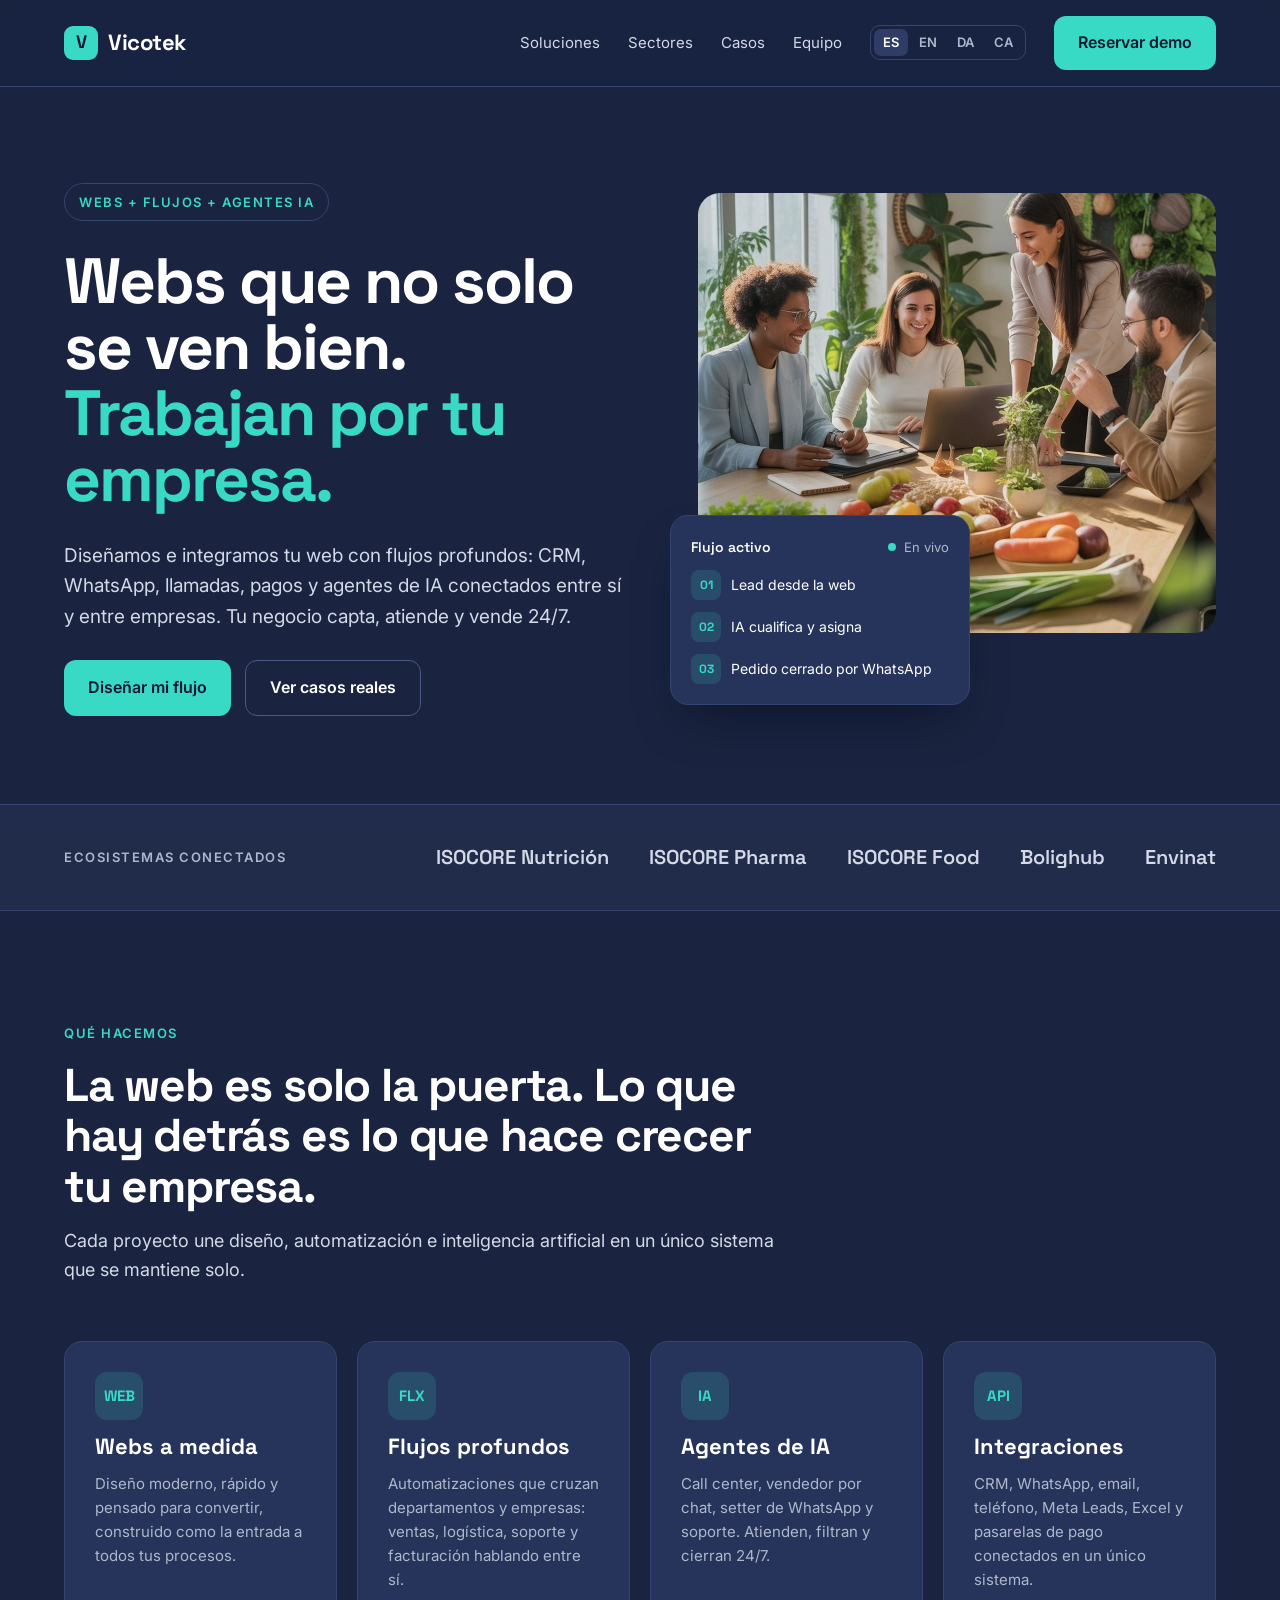
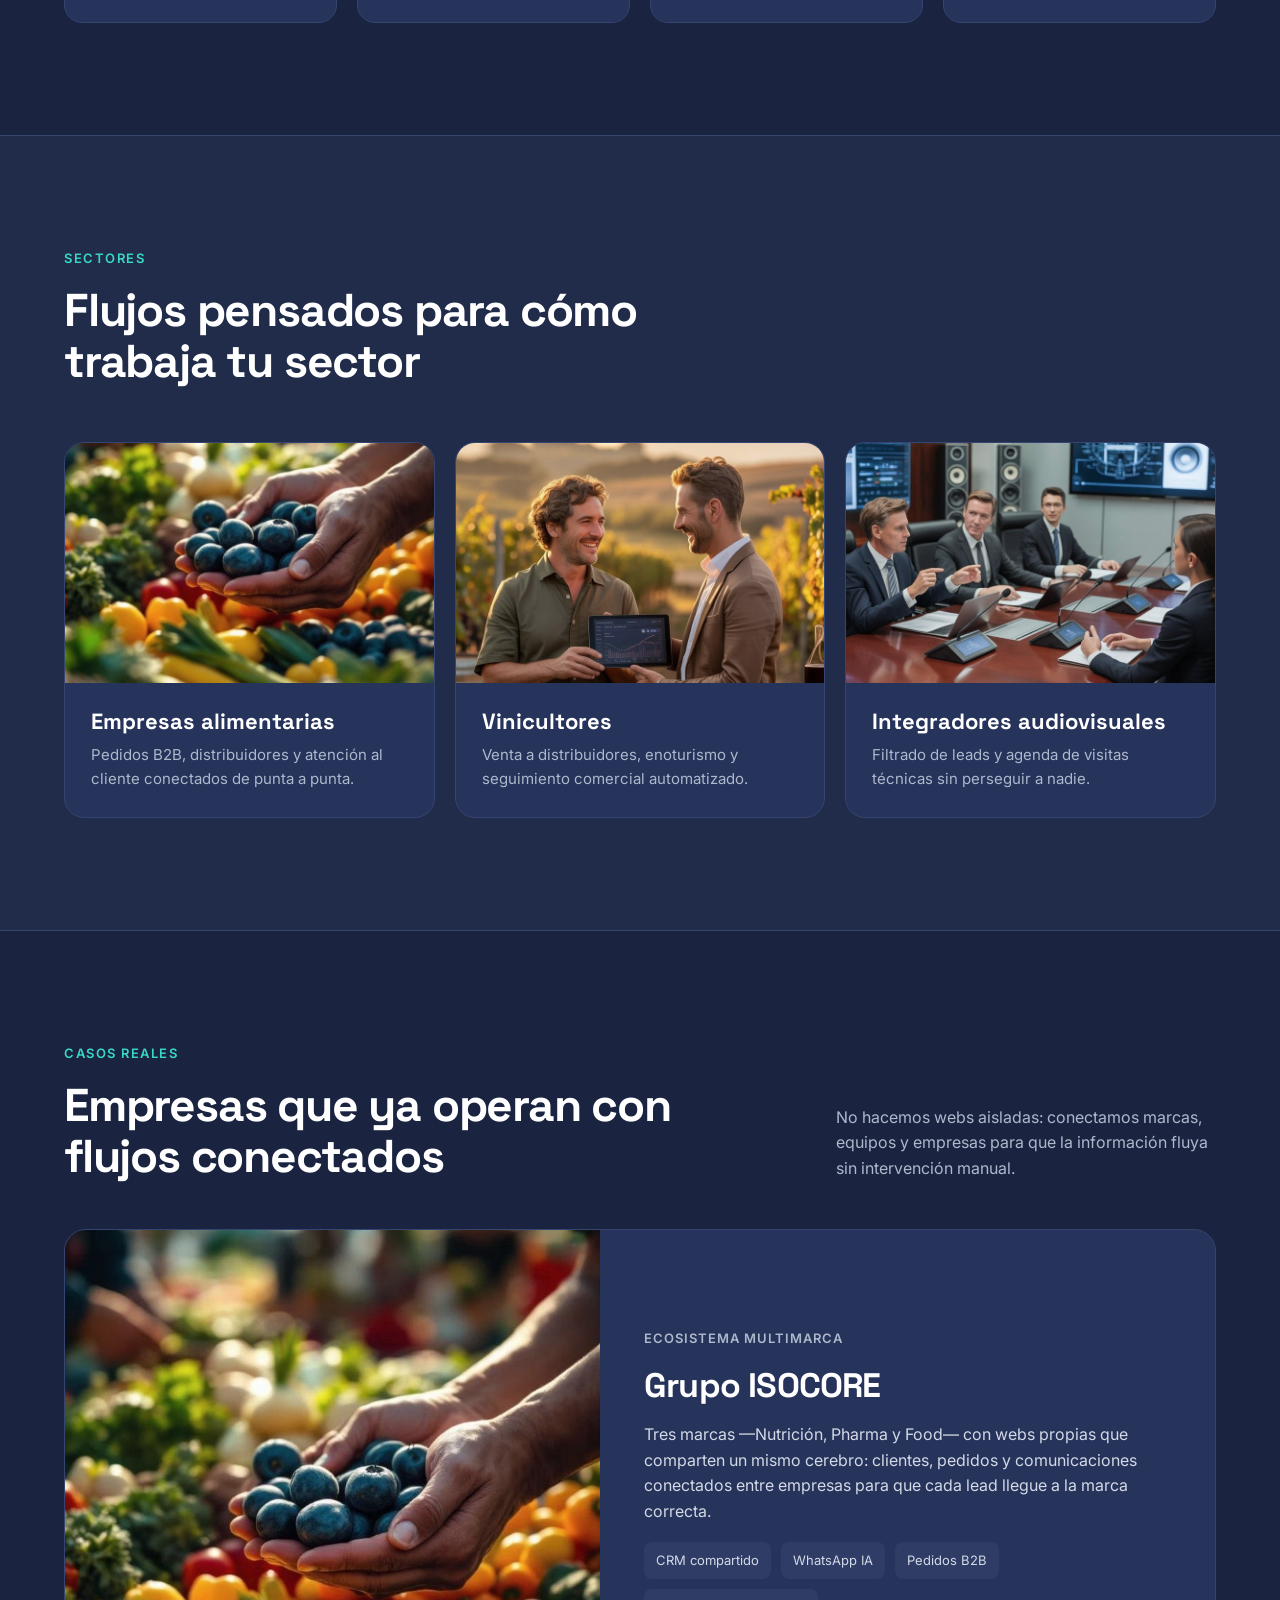
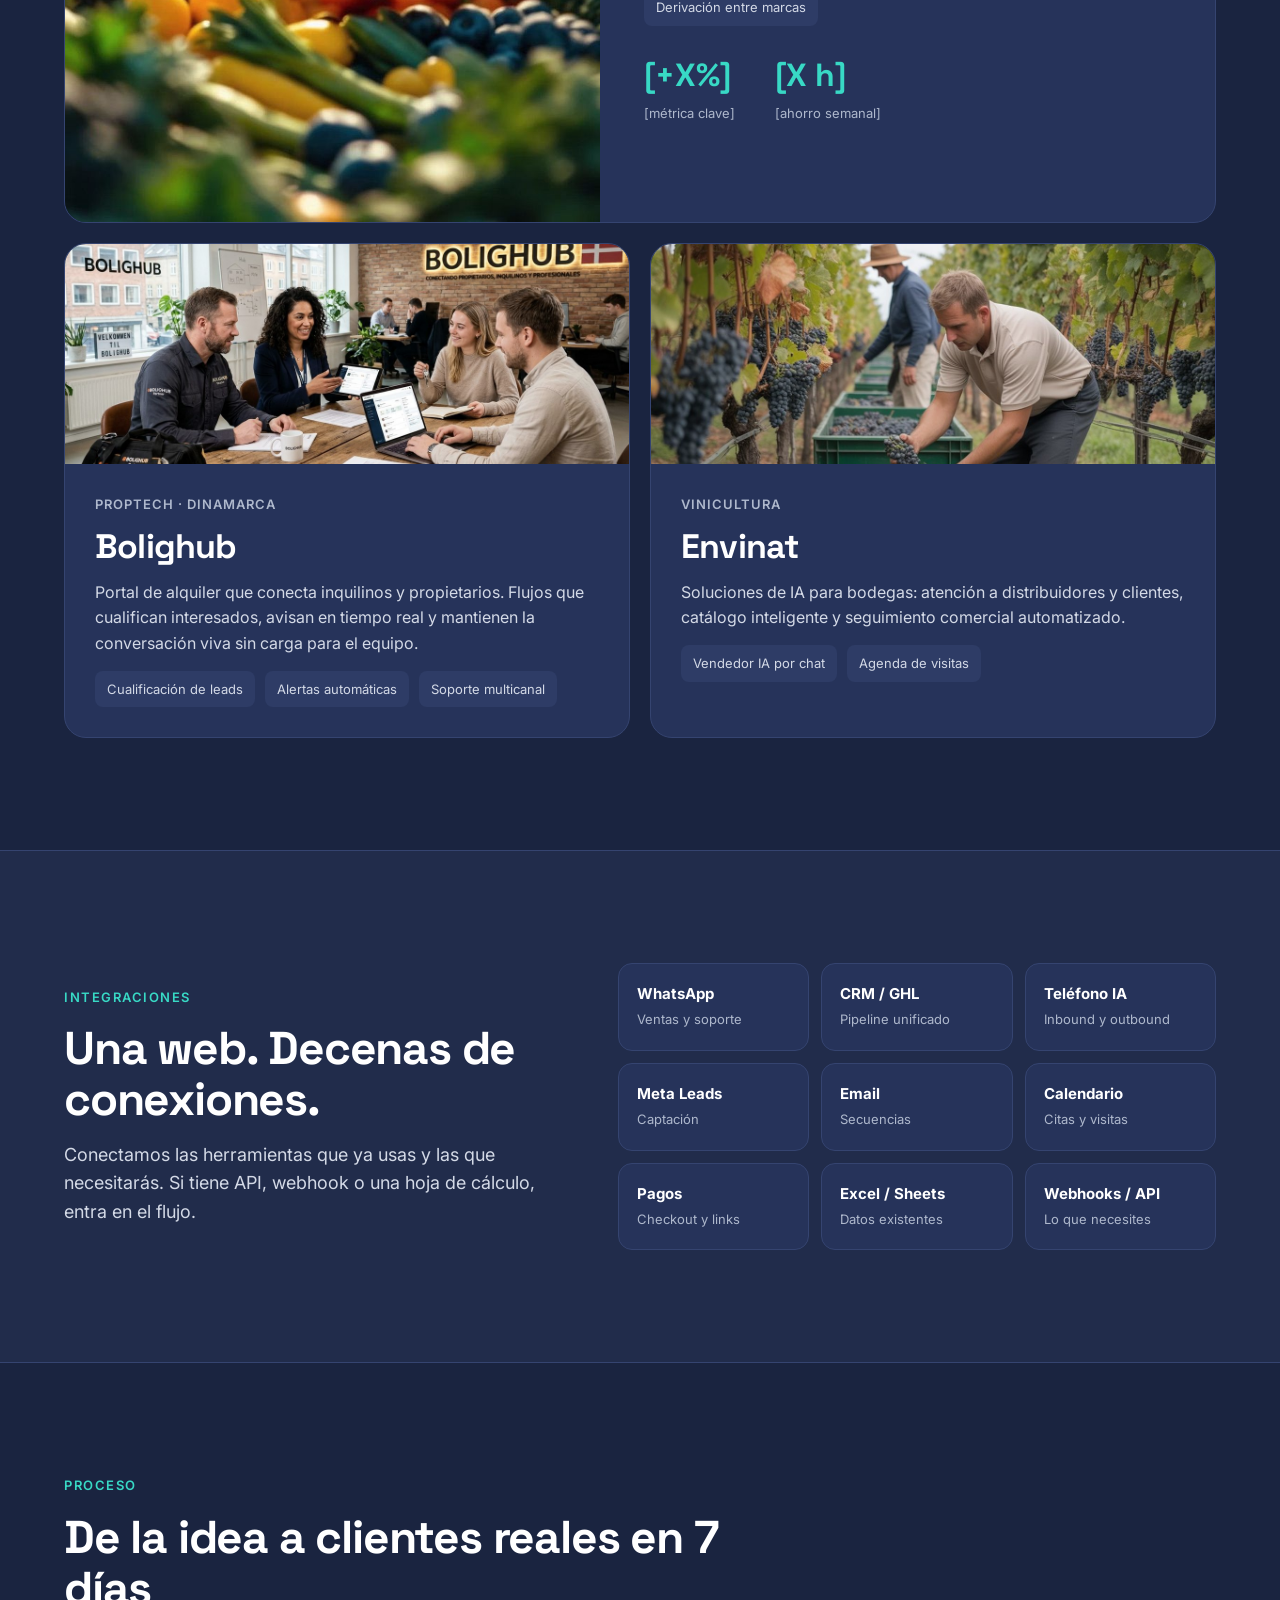
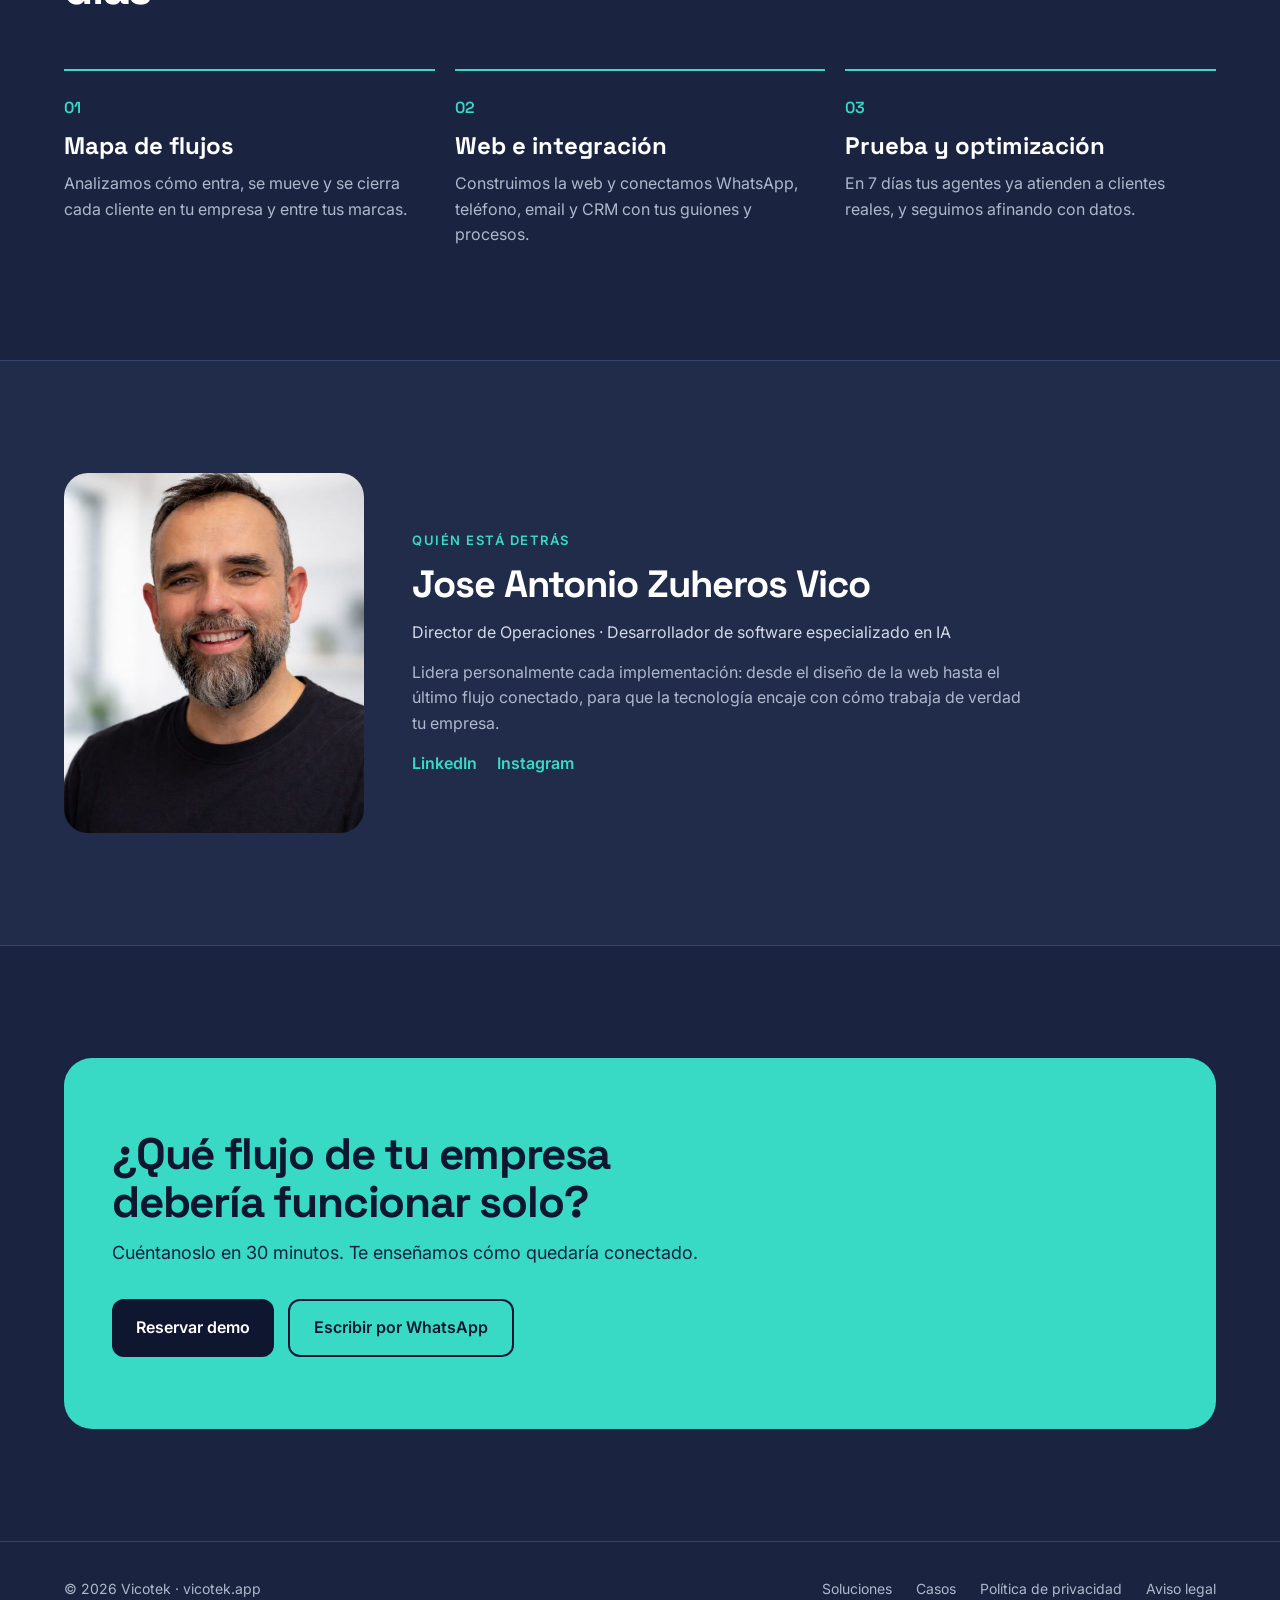
<file: index.html>
<!doctype html>
<html lang="es">
<head>
  <meta charset="utf-8">
  <meta name="viewport" content="width=device-width, initial-scale=1">
  <title>Vicotek — Webs conectadas a flujos inteligentes e IA</title>
  <meta name="description" content="Diseñamos e integramos webs con flujos profundos: CRM, WhatsApp, llamadas, pagos y agentes de IA conectados entre sí y entre empresas.">
  <link rel="canonical" href="https://www.vicotek.app/">
  <link rel="alternate" hreflang="es" href="https://www.vicotek.app/">
  <link rel="alternate" hreflang="en" href="https://www.vicotek.app/en/">
  <link rel="alternate" hreflang="da" href="https://www.vicotek.app/da/">
  <link rel="alternate" hreflang="ca" href="https://www.vicotek.app/ca/">
  <link rel="alternate" hreflang="x-default" href="https://www.vicotek.app/">
  <meta property="og:type" content="website">
  <meta property="og:title" content="Vicotek — Webs que trabajan por tu empresa">
  <meta property="og:description" content="Webs integradas con flujos profundos y agentes de IA que conectan empresas.">
  <meta property="og:url" content="https://www.vicotek.app/">
  <meta property="og:image" content="https://www.vicotek.app/assets/img/hero.jpg">
  <meta property="og:locale" content="es_ES">

  <link rel="icon" href="assets/favicon.svg" type="image/svg+xml">
  <link rel="preconnect" href="https://fonts.googleapis.com">
  <link rel="preconnect" href="https://fonts.gstatic.com" crossorigin>
  <link href="https://fonts.googleapis.com/css2?family=Inter:wght@400;500;600&family=Space+Grotesk:wght@500;600;700&display=swap" rel="stylesheet">
  <link rel="stylesheet" href="assets/styles.css">
</head>
<body data-menu-open="Abrir menú" data-menu-close="Cerrar menú">

<header class="header">
  <nav class="nav" aria-label="Principal">
    <a href="#inicio" class="logo"><span class="logo__mark">V</span>Vicotek</a>
    <button class="nav__toggle" type="button" aria-label="Abrir menú" aria-expanded="false" aria-controls="menu">
      <svg width="22" height="22" viewBox="0 0 24 24" fill="none" stroke="currentColor" stroke-width="2" stroke-linecap="round" aria-hidden="true"><path d="M4 7h16M4 12h16M4 17h16"/></svg>
    </button>
    <div class="nav__links" id="menu">
      <a href="#soluciones">Soluciones</a>
      <a href="#sectores">Sectores</a>
      <a href="#casos">Casos</a>
      <a href="#equipo">Equipo</a>
      <div class="lang" role="group" aria-label="Idioma">
        <a href="./" hreflang="es" lang="es" title="Castellano" data-set-lang="es" aria-current="true">ES</a>
        <a href="en/" hreflang="en" lang="en" title="English" data-set-lang="en">EN</a>
        <a href="da/" hreflang="da" lang="da" title="Dansk" data-set-lang="da">DA</a>
        <a href="ca/" hreflang="ca" lang="ca" title="Català" data-set-lang="ca">CA</a>
      </div>
      <a class="btn btn--primary" href="https://api.leadconnectorhq.com/widget/booking/kqMCWqotNTBpPlBaoO3k" target="_blank" rel="noopener">Reservar demo</a>
    </div>
  </nav>
</header>

<main>

  <!-- PORTADA -->
  <section class="hero" id="inicio">
    <div class="container hero__grid">
      <div class="hero__copy">
        <span class="pill">Webs + flujos + agentes IA</span>
        <h1>Webs que no solo se ven bien. <span>Trabajan por tu empresa.</span></h1>
        <p class="lead">Diseñamos e integramos tu web con flujos profundos: CRM, WhatsApp, llamadas, pagos y agentes de IA conectados entre sí y entre empresas. Tu negocio capta, atiende y vende 24/7.</p>
        <div class="actions">
          <a class="btn btn--primary" href="https://api.leadconnectorhq.com/widget/booking/kqMCWqotNTBpPlBaoO3k" target="_blank" rel="noopener">Diseñar mi flujo</a>
          <a class="btn btn--ghost" href="#casos">Ver casos reales</a>
        </div>
      </div>
      <div class="hero__media">
        <div class="ph hero__photo"><img src="assets/img/hero.jpg" alt="Equipo de un cliente revisando su flujo comercial alrededor de una mesa" width="1100" height="880" fetchpriority="high" onerror="this.remove()"></div>
        <div class="flow-mini" role="img" aria-label="Ejemplo de flujo: lead desde la web, la IA cualifica y asigna, pedido cerrado por WhatsApp">
          <div class="flow__head" style="margin:0">
            <span class="flow__title" style="font-size:14px">Flujo activo</span>
            <span class="live"><span class="live__dot"></span>En vivo</span>
          </div>
          <ol>
            <li><span class="flow__num">01</span>Lead desde la web</li>
            <li><span class="flow__num">02</span>IA cualifica y asigna</li>
            <li><span class="flow__num">03</span>Pedido cerrado por WhatsApp</li>
          </ol>
        </div>
      </div>
    </div>
  </section>

  <!-- ECOSISTEMAS -->
  <section class="strip" aria-label="Ecosistemas conectados">
    <div class="strip__inner">
      <span class="strip__label">Ecosistemas conectados</span>
      <div class="strip__logos">
        <a href="https://isocorenutricion.es" target="_blank" rel="noopener" aria-label="ISOCORE Nutrición (se abre en una pestaña nueva)">ISOCORE Nutrición</a>
        <a href="https://isocorepharma.es" target="_blank" rel="noopener" aria-label="ISOCORE Pharma (se abre en una pestaña nueva)">ISOCORE Pharma</a>
        <span>ISOCORE Food</span>
        <a href="https://bolighub.pro" target="_blank" rel="noopener" aria-label="Bolighub (se abre en una pestaña nueva)">Bolighub</a>
        <a href="https://envinat.com" target="_blank" rel="noopener" aria-label="Envinat (se abre en una pestaña nueva)">Envinat</a>
      </div>
    </div>
  </section>

  <!-- QUÉ HACEMOS -->
  <section class="section" id="soluciones">
    <div class="container">
      <div class="section-head reveal">
        <span class="eyebrow">Qué hacemos</span>
        <h2 class="h2">La web es solo la puerta. Lo que hay detrás es lo que hace crecer tu empresa.</h2>
        <p class="lead">Cada proyecto une diseño, automatización e inteligencia artificial en un único sistema que se mantiene solo.</p>
      </div>
      <div class="grid">
        <article class="card reveal"><span class="card__icon">WEB</span><h3>Webs a medida</h3><p>Diseño moderno, rápido y pensado para convertir, construido como la entrada a todos tus procesos.</p></article>
        <article class="card reveal"><span class="card__icon">FLX</span><h3>Flujos profundos</h3><p>Automatizaciones que cruzan departamentos y empresas: ventas, logística, soporte y facturación hablando entre sí.</p></article>
        <article class="card reveal"><span class="card__icon">IA</span><h3>Agentes de IA</h3><p>Call center, vendedor por chat, setter de WhatsApp y soporte. Atienden, filtran y cierran 24/7.</p></article>
        <article class="card reveal"><span class="card__icon">API</span><h3>Integraciones</h3><p>CRM, WhatsApp, email, teléfono, Meta Leads, Excel y pasarelas de pago conectados en un único sistema.</p></article>
      </div>
    </div>
  </section>

  <!-- SECTORES -->
  <section class="section section--alt" id="sectores">
    <div class="container">
      <div class="section-head reveal">
        <span class="eyebrow">Sectores</span>
        <h2 class="h2">Flujos pensados para cómo trabaja tu sector</h2>
      </div>
      <div class="sectors">
        <article class="sector reveal">
          <div class="ph"><img src="assets/img/sector-alimentacion.jpg" alt="Manos sosteniendo arándanos frescos en un mercado de frutas y verduras" width="800" height="500" loading="lazy" onerror="this.remove()"></div>
          <div class="sector__body"><h3>Empresas alimentarias</h3><p>Pedidos B2B, distribuidores y atención al cliente conectados de punta a punta.</p></div>
        </article>
        <article class="sector reveal">
          <div class="ph"><img src="assets/img/sector-vino.jpg" alt="Viticultor y consultor revisando datos de ventas en una tablet en el viñedo" width="800" height="500" loading="lazy" onerror="this.remove()"></div>
          <div class="sector__body"><h3>Vinicultores</h3><p>Venta a distribuidores, enoturismo y seguimiento comercial automatizado.</p></div>
        </article>
        <article class="sector reveal">
          <div class="ph"><img src="assets/img/sector-audiovisual.jpg" alt="Sala de reuniones con sistema de conferencias, pantallas y altavoces profesionales" width="800" height="500" loading="lazy" onerror="this.remove()"></div>
          <div class="sector__body"><h3>Integradores audiovisuales</h3><p>Filtrado de leads y agenda de visitas técnicas sin perseguir a nadie.</p></div>
        </article>
      </div>
    </div>
  </section>

  <!-- CASOS -->
  <section class="section" id="casos">
    <div class="container">
      <div class="cases__head reveal">
        <div class="section-head" style="margin-bottom:0">
          <span class="eyebrow">Casos reales</span>
          <h2 class="h2">Empresas que ya operan con flujos conectados</h2>
        </div>
        <p>No hacemos webs aisladas: conectamos marcas, equipos y empresas para que la información fluya sin intervención manual.</p>
      </div>

      <article class="case case--photo reveal">
        <div class="ph"><img src="assets/img/caso-isocore.jpg" alt="Producto fresco de un cliente del Grupo ISOCORE" width="760" height="840" loading="lazy" onerror="this.remove()"></div>
        <div class="case__copy">
          <span class="case__tag">Ecosistema multimarca</span>
          <h3>Grupo ISOCORE</h3>
          <p>Tres marcas —Nutrición, Pharma y Food— con webs propias que comparten un mismo cerebro: clientes, pedidos y comunicaciones conectados entre empresas para que cada lead llegue a la marca correcta.</p>
          <div class="chips"><span class="chip">CRM compartido</span><span class="chip">WhatsApp IA</span><span class="chip">Pedidos B2B</span><span class="chip">Derivación entre marcas</span></div>
          <!-- TODO: sustituir por métricas reales -->
          <div class="stats">
            <div class="stat"><strong>[+X%]</strong><span>[métrica clave]</span></div>
            <div class="stat"><strong>[X h]</strong><span>[ahorro semanal]</span></div>
          </div>
        </div>
      </article>

      <div class="cases__grid">
        <article class="case case--card reveal">
          <div class="ph"><img src="assets/img/caso-bolighub.jpg" alt="Equipo de Bolighub reunido con un propietario, una inquilina y un técnico colaborador" width="1200" height="558" loading="lazy" onerror="this.remove()"></div>
          <div class="case__body">
            <span class="case__tag">Proptech · Dinamarca</span>
            <h3>Bolighub</h3>
            <p>Portal de alquiler que conecta inquilinos y propietarios. Flujos que cualifican interesados, avisan en tiempo real y mantienen la conversación viva sin carga para el equipo.</p>
            <div class="chips"><span class="chip">Cualificación de leads</span><span class="chip">Alertas automáticas</span><span class="chip">Soporte multicanal</span></div>
          </div>
        </article>
        <article class="case case--card reveal">
          <div class="ph"><img src="assets/img/caso-envinat.jpg" alt="Vendimia: trabajadores recogiendo uva tinta en cajas entre las hileras de la viña" width="1200" height="545" style="object-position:center top" loading="lazy" onerror="this.remove()"></div>
          <div class="case__body">
            <span class="case__tag">Vinicultura</span>
            <h3>Envinat</h3>
            <p>Soluciones de IA para bodegas: atención a distribuidores y clientes, catálogo inteligente y seguimiento comercial automatizado.</p>
            <div class="chips"><span class="chip">Vendedor IA por chat</span><span class="chip">Agenda de visitas</span></div>
          </div>
        </article>
      </div>
    </div>
  </section>

  <!-- INTEGRACIONES -->
  <section class="section section--alt">
    <div class="container split">
      <div class="split__copy reveal">
        <span class="eyebrow">Integraciones</span>
        <h2 class="h2">Una web. Decenas de conexiones.</h2>
        <p class="lead">Conectamos las herramientas que ya usas y las que necesitarás. Si tiene API, webhook o una hoja de cálculo, entra en el flujo.</p>
      </div>
      <div class="tools reveal">
        <div class="tool"><strong>WhatsApp</strong><span>Ventas y soporte</span></div>
        <div class="tool"><strong>CRM / GHL</strong><span>Pipeline unificado</span></div>
        <div class="tool"><strong>Teléfono IA</strong><span>Inbound y outbound</span></div>
        <div class="tool"><strong>Meta Leads</strong><span>Captación</span></div>
        <div class="tool"><strong>Email</strong><span>Secuencias</span></div>
        <div class="tool"><strong>Calendario</strong><span>Citas y visitas</span></div>
        <div class="tool"><strong>Pagos</strong><span>Checkout y links</span></div>
        <div class="tool"><strong>Excel / Sheets</strong><span>Datos existentes</span></div>
        <div class="tool"><strong>Webhooks / API</strong><span>Lo que necesites</span></div>
      </div>
    </div>
  </section>

  <!-- PROCESO -->
  <section class="section" id="proceso">
    <div class="container">
      <div class="section-head reveal">
        <span class="eyebrow">Proceso</span>
        <h2 class="h2">De la idea a clientes reales en 7 días</h2>
      </div>
      <div class="grid">
        <div class="step reveal"><span class="step__n">01</span><h3>Mapa de flujos</h3><p>Analizamos cómo entra, se mueve y se cierra cada cliente en tu empresa y entre tus marcas.</p></div>
        <div class="step reveal"><span class="step__n">02</span><h3>Web e integración</h3><p>Construimos la web y conectamos WhatsApp, teléfono, email y CRM con tus guiones y procesos.</p></div>
        <div class="step reveal"><span class="step__n">03</span><h3>Prueba y optimización</h3><p>En 7 días tus agentes ya atienden a clientes reales, y seguimos afinando con datos.</p></div>
      </div>
    </div>
  </section>

  <!-- EQUIPO -->
  <section class="section section--alt" id="equipo">
    <div class="container team">
      <div class="ph team__img"><img src="assets/img/jose-antonio.jpg" alt="Jose Antonio Zuheros Vico" width="600" height="720" loading="lazy" onerror="this.remove()"></div>
      <div class="team__copy reveal">
        <span class="eyebrow">Quién está detrás</span>
        <h2>Jose Antonio Zuheros Vico</h2>
        <span class="team__role">Director de Operaciones · Desarrollador de software especializado en IA</span>
        <p>Lidera personalmente cada implementación: desde el diseño de la web hasta el último flujo conectado, para que la tecnología encaje con cómo trabaja de verdad tu empresa.</p>
        <div class="team__social">
          <a href="https://www.linkedin.com/in/jose-antonio-zuheros-vico-3103874" target="_blank" rel="noopener">LinkedIn</a>
          <a href="https://www.instagram.com/jose_antonio_vico" target="_blank" rel="noopener">Instagram</a>
        </div>
      </div>
    </div>
  </section>


  <!-- CTA -->
  <section class="cta" style="padding-top:112px">
    <div class="container">
      <div class="cta__box reveal">
        <div>
          <h2>¿Qué flujo de tu empresa debería funcionar solo?</h2>
          <p>Cuéntanoslo en 30 minutos. Te enseñamos cómo quedaría conectado.</p>
        </div>
        <div class="actions">
          <a class="btn btn--dark" href="https://api.leadconnectorhq.com/widget/booking/kqMCWqotNTBpPlBaoO3k" target="_blank" rel="noopener">Reservar demo</a>
          <a class="btn btn--outline-dark" href="https://wa.link/6b6g6p" target="_blank" rel="noopener">Escribir por WhatsApp</a>
        </div>
      </div>
    </div>
  </section>

</main>

<footer class="footer">
  <div class="footer__inner">
    <span>© <span id="year">2026</span> Vicotek · vicotek.app</span>
    <div class="footer__links">
      <a href="#soluciones">Soluciones</a>
      <a href="#casos">Casos</a>
      <a href="privacidad.html">Política de privacidad</a>
      <a href="aviso-legal.html">Aviso legal</a>
    </div>
  </div>
</footer>

<script src="assets/main.js" defer></script>
</body>
</html>
</file>
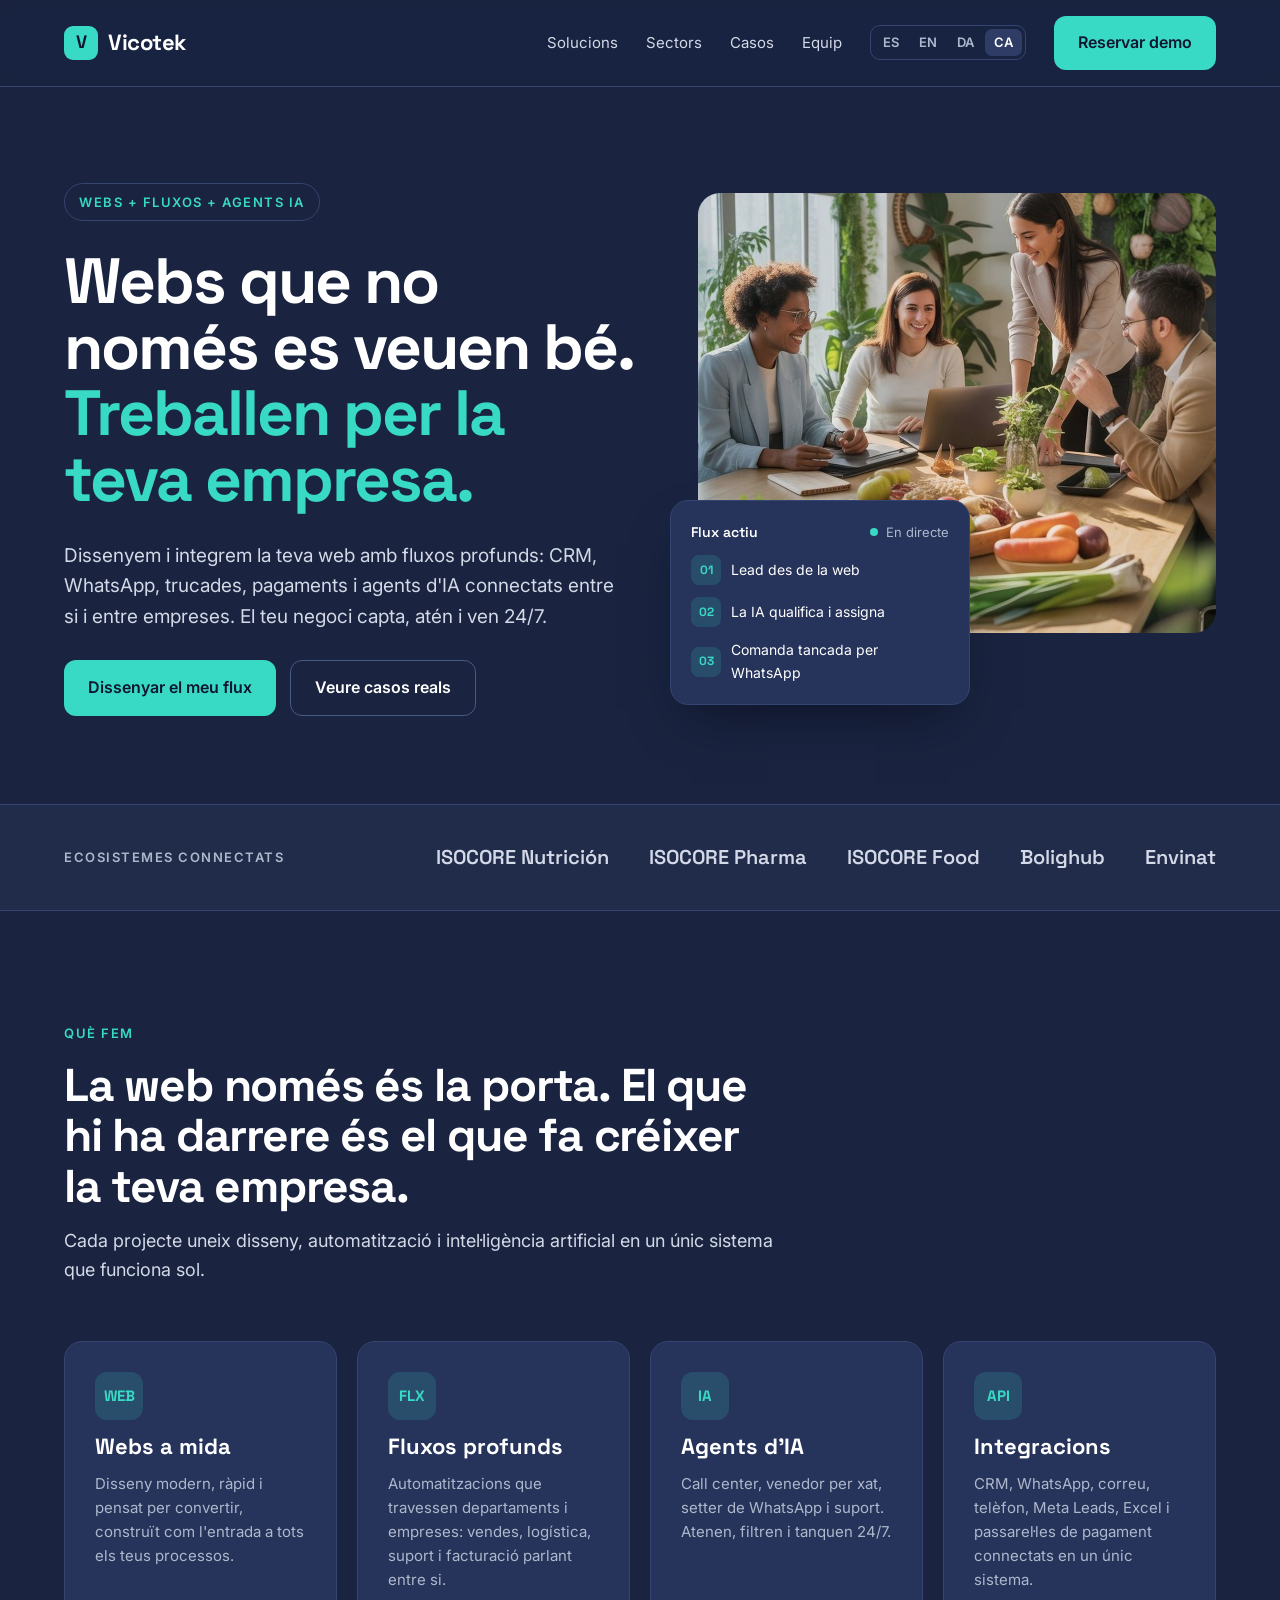
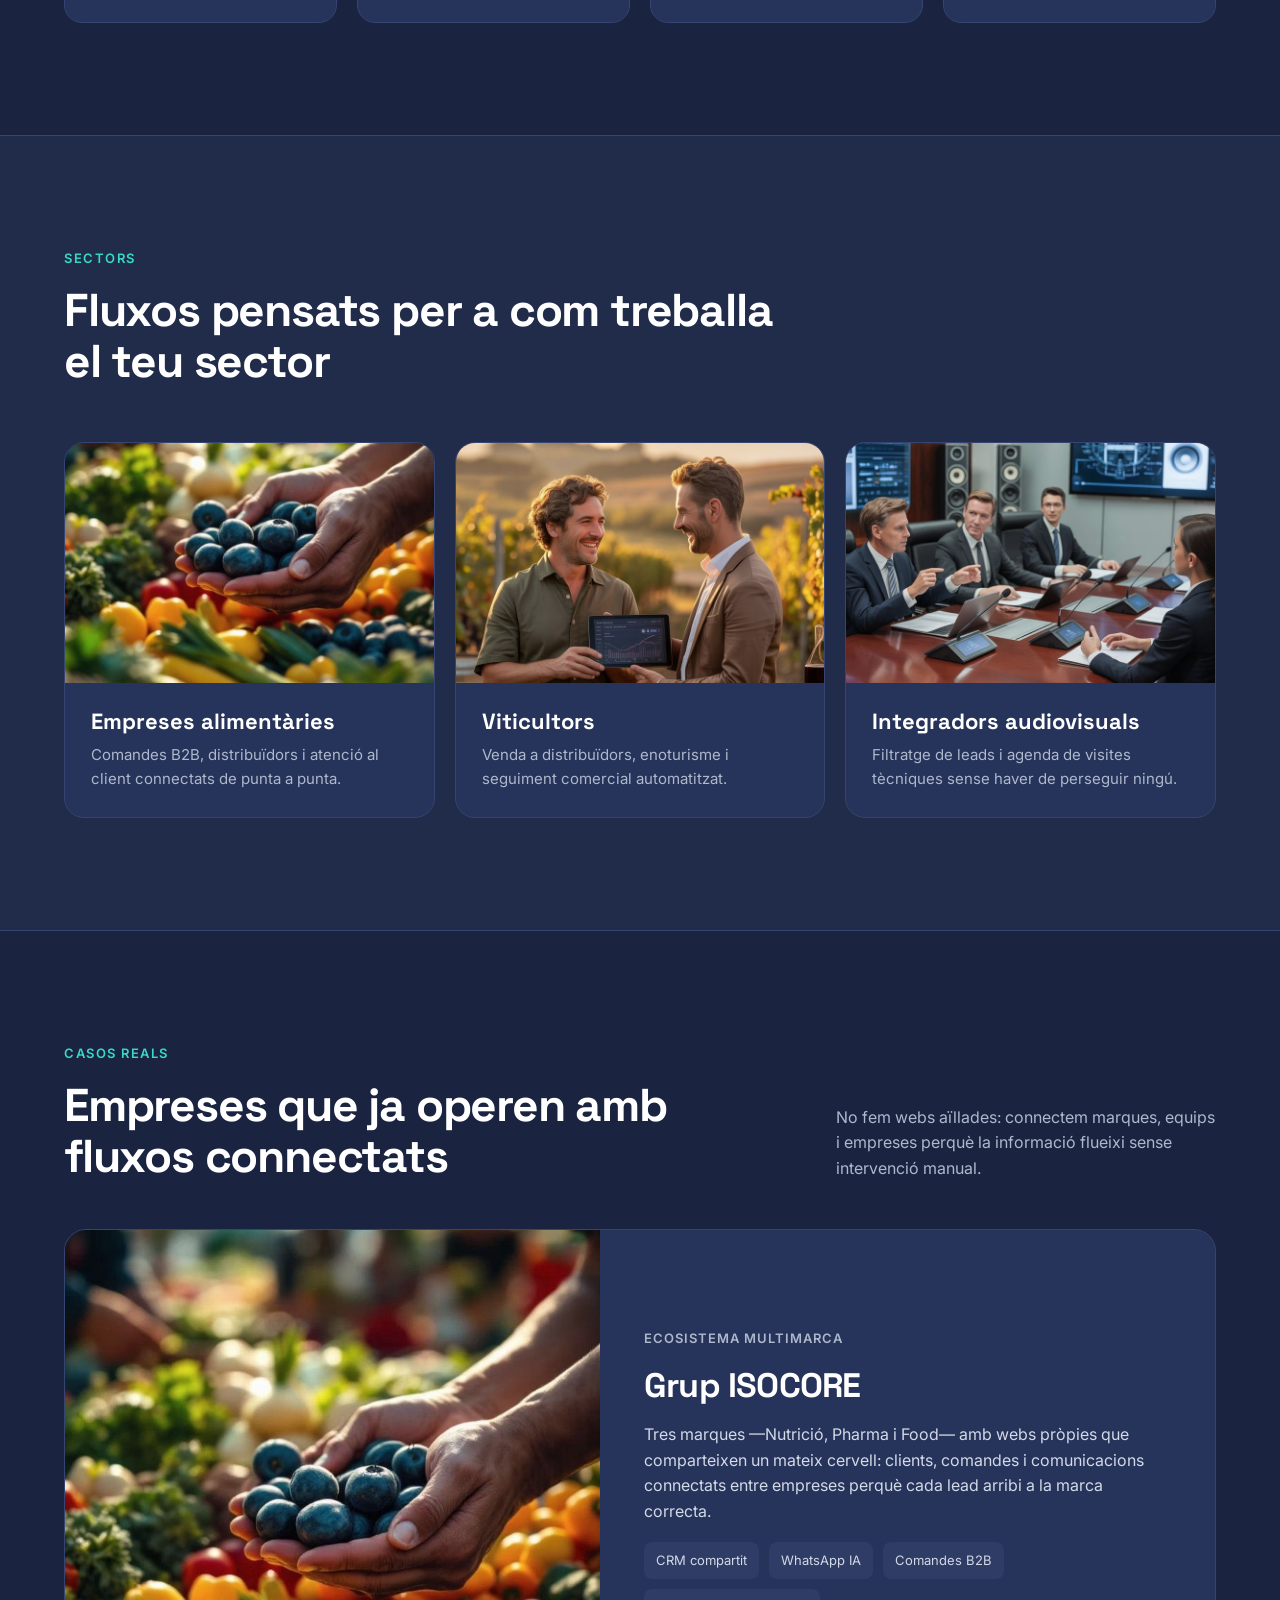
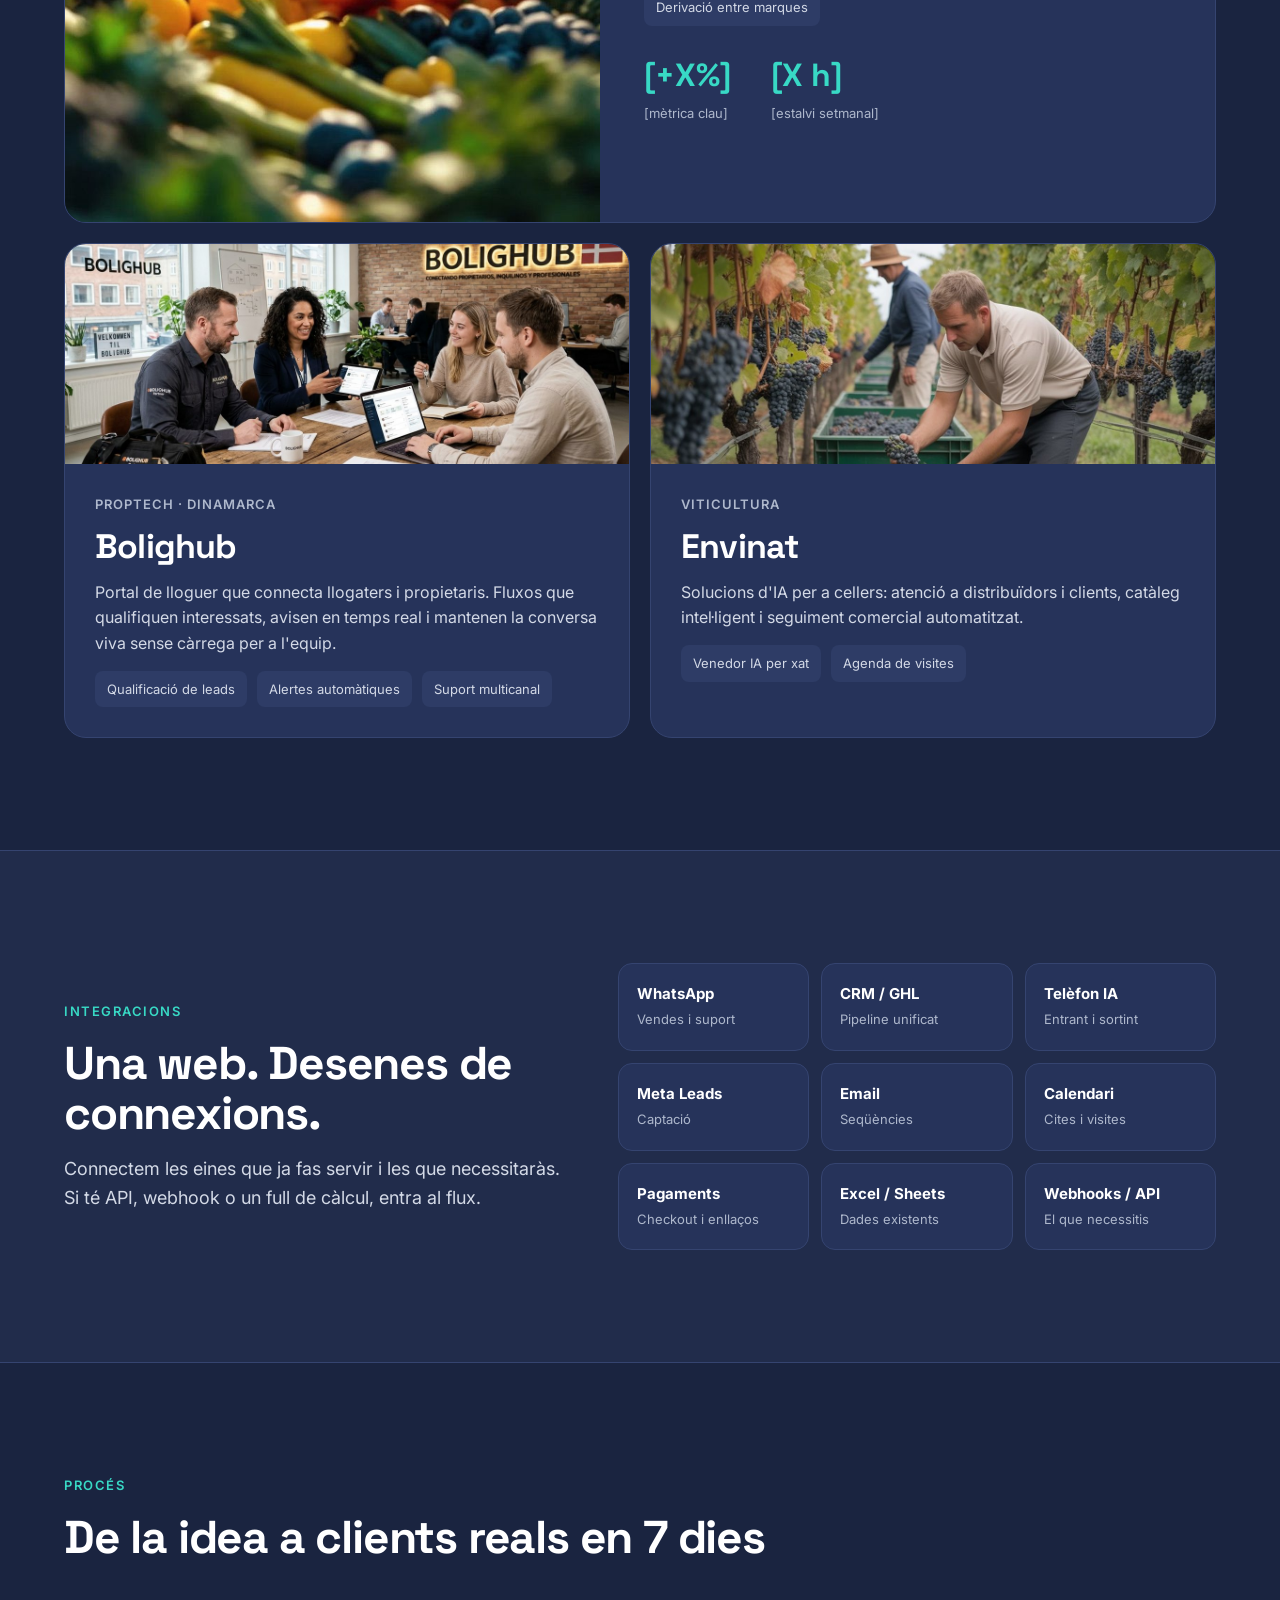
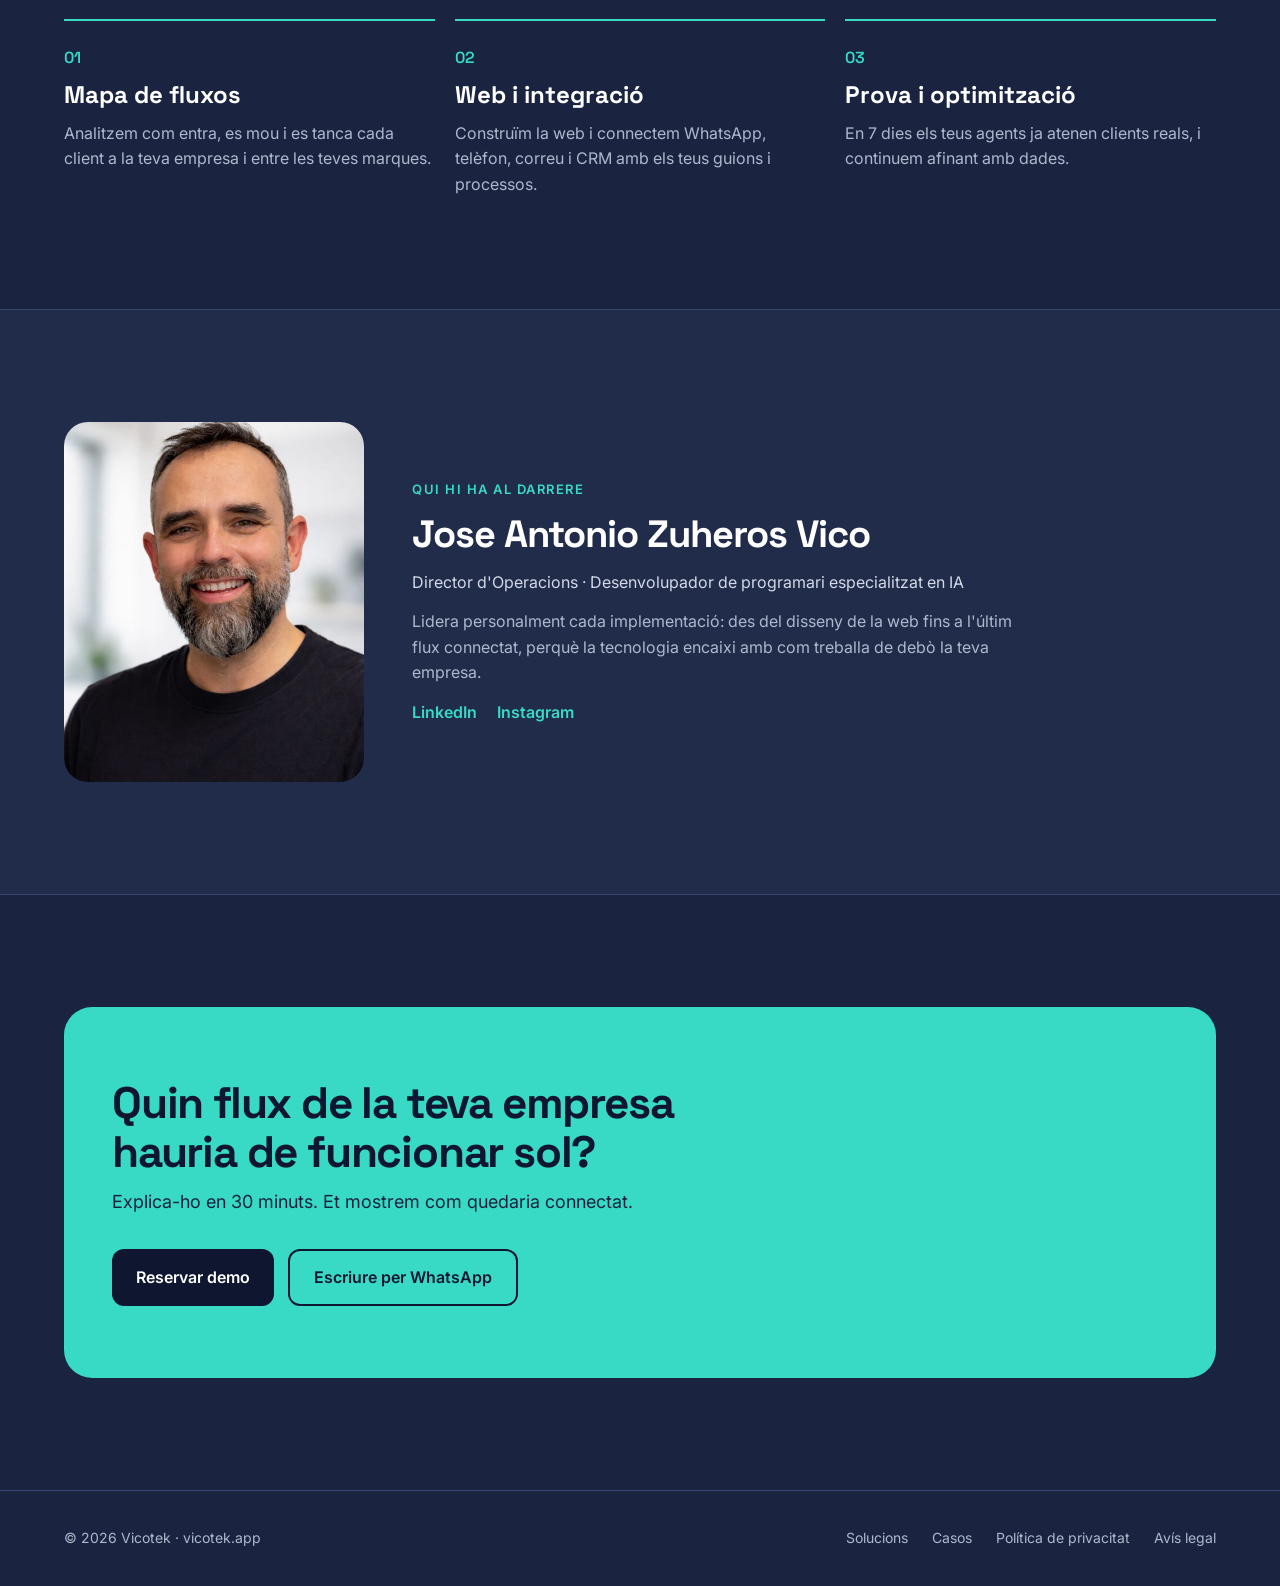
<file: ca/index.html>
<!doctype html>
<html lang="ca">
<head>
  <meta charset="utf-8">
  <meta name="viewport" content="width=device-width, initial-scale=1">
  <title>Vicotek — Webs connectades a fluxos intel·ligents i IA</title>
  <meta name="description" content="Dissenyem i integrem webs amb fluxos profunds: CRM, WhatsApp, trucades, pagaments i agents d&#x27;IA connectats entre si i entre empreses.">
  <link rel="canonical" href="https://www.vicotek.app/ca/">
  <link rel="alternate" hreflang="es" href="https://www.vicotek.app/">
  <link rel="alternate" hreflang="en" href="https://www.vicotek.app/en/">
  <link rel="alternate" hreflang="da" href="https://www.vicotek.app/da/">
  <link rel="alternate" hreflang="ca" href="https://www.vicotek.app/ca/">
  <link rel="alternate" hreflang="x-default" href="https://www.vicotek.app/">
  <meta property="og:type" content="website">
  <meta property="og:title" content="Vicotek — Webs que treballen per la teva empresa">
  <meta property="og:description" content="Webs integrades amb fluxos profunds i agents d&#x27;IA que connecten empreses.">
  <meta property="og:url" content="https://www.vicotek.app/ca/">
  <meta property="og:image" content="https://www.vicotek.app/assets/img/hero.jpg">
  <meta property="og:locale" content="ca_ES">

  <link rel="icon" href="../assets/favicon.svg" type="image/svg+xml">
  <link rel="preconnect" href="https://fonts.googleapis.com">
  <link rel="preconnect" href="https://fonts.gstatic.com" crossorigin>
  <link href="https://fonts.googleapis.com/css2?family=Inter:wght@400;500;600&family=Space+Grotesk:wght@500;600;700&display=swap" rel="stylesheet">
  <link rel="stylesheet" href="../assets/styles.css">
</head>
<body data-menu-open="Obrir el menú" data-menu-close="Tancar el menú">

<header class="header">
  <nav class="nav" aria-label="Principal">
    <a href="#inicio" class="logo"><span class="logo__mark">V</span>Vicotek</a>
    <button class="nav__toggle" type="button" aria-label="Obrir el menú" aria-expanded="false" aria-controls="menu">
      <svg width="22" height="22" viewBox="0 0 24 24" fill="none" stroke="currentColor" stroke-width="2" stroke-linecap="round" aria-hidden="true"><path d="M4 7h16M4 12h16M4 17h16"/></svg>
    </button>
    <div class="nav__links" id="menu">
      <a href="#soluciones">Solucions</a>
      <a href="#sectores">Sectors</a>
      <a href="#casos">Casos</a>
      <a href="#equipo">Equip</a>
      <div class="lang" role="group" aria-label="Idioma">
        <a href="../" hreflang="es" lang="es" title="Castellano" data-set-lang="es">ES</a>
        <a href="../en/" hreflang="en" lang="en" title="English" data-set-lang="en">EN</a>
        <a href="../da/" hreflang="da" lang="da" title="Dansk" data-set-lang="da">DA</a>
        <a href="../ca/" hreflang="ca" lang="ca" title="Català" data-set-lang="ca" aria-current="true">CA</a>
      </div>
      <a class="btn btn--primary" href="https://api.leadconnectorhq.com/widget/booking/kqMCWqotNTBpPlBaoO3k" target="_blank" rel="noopener">Reservar demo</a>
    </div>
  </nav>
</header>

<main>

  <!-- PORTADA -->
  <section class="hero" id="inicio">
    <div class="container hero__grid">
      <div class="hero__copy">
        <span class="pill">Webs + fluxos + agents IA</span>
        <h1>Webs que no només es veuen bé. <span>Treballen per la teva empresa.</span></h1>
        <p class="lead">Dissenyem i integrem la teva web amb fluxos profunds: CRM, WhatsApp, trucades, pagaments i agents d&#x27;IA connectats entre si i entre empreses. El teu negoci capta, atén i ven 24/7.</p>
        <div class="actions">
          <a class="btn btn--primary" href="https://api.leadconnectorhq.com/widget/booking/kqMCWqotNTBpPlBaoO3k" target="_blank" rel="noopener">Dissenyar el meu flux</a>
          <a class="btn btn--ghost" href="#casos">Veure casos reals</a>
        </div>
      </div>
      <div class="hero__media">
        <div class="ph hero__photo"><img src="../assets/img/hero.jpg" alt="Equip d&#x27;un client revisant el seu flux comercial al voltant d&#x27;una taula" width="1100" height="880" fetchpriority="high" onerror="this.remove()"></div>
        <div class="flow-mini" role="img" aria-label="Exemple de flux: lead des de la web, la IA qualifica i assigna, comanda tancada per WhatsApp">
          <div class="flow__head" style="margin:0">
            <span class="flow__title" style="font-size:14px">Flux actiu</span>
            <span class="live"><span class="live__dot"></span>En directe</span>
          </div>
          <ol>
            <li><span class="flow__num">01</span>Lead des de la web</li>
            <li><span class="flow__num">02</span>La IA qualifica i assigna</li>
            <li><span class="flow__num">03</span>Comanda tancada per WhatsApp</li>
          </ol>
        </div>
      </div>
    </div>
  </section>

  <!-- ECOSISTEMAS -->
  <section class="strip" aria-label="Ecosistemes connectats">
    <div class="strip__inner">
      <span class="strip__label">Ecosistemes connectats</span>
      <div class="strip__logos">
        <a href="https://isocorenutricion.es" target="_blank" rel="noopener" aria-label="ISOCORE Nutrición (s&#x27;obre en una pestanya nova)">ISOCORE Nutrición</a>
        <a href="https://isocorepharma.es" target="_blank" rel="noopener" aria-label="ISOCORE Pharma (s&#x27;obre en una pestanya nova)">ISOCORE Pharma</a>
        <span>ISOCORE Food</span>
        <a href="https://bolighub.pro" target="_blank" rel="noopener" aria-label="Bolighub (s&#x27;obre en una pestanya nova)">Bolighub</a>
        <a href="https://envinat.com" target="_blank" rel="noopener" aria-label="Envinat (s&#x27;obre en una pestanya nova)">Envinat</a>
      </div>
    </div>
  </section>

  <!-- QUÉ HACEMOS -->
  <section class="section" id="soluciones">
    <div class="container">
      <div class="section-head reveal">
        <span class="eyebrow">Què fem</span>
        <h2 class="h2">La web només és la porta. El que hi ha darrere és el que fa créixer la teva empresa.</h2>
        <p class="lead">Cada projecte uneix disseny, automatització i intel·ligència artificial en un únic sistema que funciona sol.</p>
      </div>
      <div class="grid">
        <article class="card reveal"><span class="card__icon">WEB</span><h3>Webs a mida</h3><p>Disseny modern, ràpid i pensat per convertir, construït com l&#x27;entrada a tots els teus processos.</p></article>
        <article class="card reveal"><span class="card__icon">FLX</span><h3>Fluxos profunds</h3><p>Automatitzacions que travessen departaments i empreses: vendes, logística, suport i facturació parlant entre si.</p></article>
        <article class="card reveal"><span class="card__icon">IA</span><h3>Agents d&#x27;IA</h3><p>Call center, venedor per xat, setter de WhatsApp i suport. Atenen, filtren i tanquen 24/7.</p></article>
        <article class="card reveal"><span class="card__icon">API</span><h3>Integracions</h3><p>CRM, WhatsApp, correu, telèfon, Meta Leads, Excel i passarel·les de pagament connectats en un únic sistema.</p></article>
      </div>
    </div>
  </section>

  <!-- SECTORES -->
  <section class="section section--alt" id="sectores">
    <div class="container">
      <div class="section-head reveal">
        <span class="eyebrow">Sectors</span>
        <h2 class="h2">Fluxos pensats per a com treballa el teu sector</h2>
      </div>
      <div class="sectors">
        <article class="sector reveal">
          <div class="ph"><img src="../assets/img/sector-alimentacion.jpg" alt="Mans sostenint nabius frescos en un mercat de fruita i verdura" width="800" height="500" loading="lazy" onerror="this.remove()"></div>
          <div class="sector__body"><h3>Empreses alimentàries</h3><p>Comandes B2B, distribuïdors i atenció al client connectats de punta a punta.</p></div>
        </article>
        <article class="sector reveal">
          <div class="ph"><img src="../assets/img/sector-vino.jpg" alt="Viticultor i consultor revisant dades de vendes en una tauleta a la vinya" width="800" height="500" loading="lazy" onerror="this.remove()"></div>
          <div class="sector__body"><h3>Viticultors</h3><p>Venda a distribuïdors, enoturisme i seguiment comercial automatitzat.</p></div>
        </article>
        <article class="sector reveal">
          <div class="ph"><img src="../assets/img/sector-audiovisual.jpg" alt="Sala de reunions amb sistema de conferències, pantalles i altaveus professionals" width="800" height="500" loading="lazy" onerror="this.remove()"></div>
          <div class="sector__body"><h3>Integradors audiovisuals</h3><p>Filtratge de leads i agenda de visites tècniques sense haver de perseguir ningú.</p></div>
        </article>
      </div>
    </div>
  </section>

  <!-- CASOS -->
  <section class="section" id="casos">
    <div class="container">
      <div class="cases__head reveal">
        <div class="section-head" style="margin-bottom:0">
          <span class="eyebrow">Casos reals</span>
          <h2 class="h2">Empreses que ja operen amb fluxos connectats</h2>
        </div>
        <p>No fem webs aïllades: connectem marques, equips i empreses perquè la informació flueixi sense intervenció manual.</p>
      </div>

      <article class="case case--photo reveal">
        <div class="ph"><img src="../assets/img/caso-isocore.jpg" alt="Producte fresc d&#x27;un client del Grup ISOCORE" width="760" height="840" loading="lazy" onerror="this.remove()"></div>
        <div class="case__copy">
          <span class="case__tag">Ecosistema multimarca</span>
          <h3>Grup ISOCORE</h3>
          <p>Tres marques —Nutrició, Pharma i Food— amb webs pròpies que comparteixen un mateix cervell: clients, comandes i comunicacions connectats entre empreses perquè cada lead arribi a la marca correcta.</p>
          <div class="chips"><span class="chip">CRM compartit</span><span class="chip">WhatsApp IA</span><span class="chip">Comandes B2B</span><span class="chip">Derivació entre marques</span></div>
          <!-- TODO: sustituir por métricas reales -->
          <div class="stats">
            <div class="stat"><strong>[+X%]</strong><span>[mètrica clau]</span></div>
            <div class="stat"><strong>[X h]</strong><span>[estalvi setmanal]</span></div>
          </div>
        </div>
      </article>

      <div class="cases__grid">
        <article class="case case--card reveal">
          <div class="ph"><img src="../assets/img/caso-bolighub.jpg" alt="Equip de Bolighub reunit amb un propietari, una llogatera i un tècnic col·laborador" width="1200" height="558" loading="lazy" onerror="this.remove()"></div>
          <div class="case__body">
            <span class="case__tag">Proptech · Dinamarca</span>
            <h3>Bolighub</h3>
            <p>Portal de lloguer que connecta llogaters i propietaris. Fluxos que qualifiquen interessats, avisen en temps real i mantenen la conversa viva sense càrrega per a l&#x27;equip.</p>
            <div class="chips"><span class="chip">Qualificació de leads</span><span class="chip">Alertes automàtiques</span><span class="chip">Suport multicanal</span></div>
          </div>
        </article>
        <article class="case case--card reveal">
          <div class="ph"><img src="../assets/img/caso-envinat.jpg" alt="Verema: treballadors collint raïm negre en caixes entre les fileres de la vinya" width="1200" height="545" style="object-position:center top" loading="lazy" onerror="this.remove()"></div>
          <div class="case__body">
            <span class="case__tag">Viticultura</span>
            <h3>Envinat</h3>
            <p>Solucions d&#x27;IA per a cellers: atenció a distribuïdors i clients, catàleg intel·ligent i seguiment comercial automatitzat.</p>
            <div class="chips"><span class="chip">Venedor IA per xat</span><span class="chip">Agenda de visites</span></div>
          </div>
        </article>
      </div>
    </div>
  </section>

  <!-- INTEGRACIONES -->
  <section class="section section--alt">
    <div class="container split">
      <div class="split__copy reveal">
        <span class="eyebrow">Integracions</span>
        <h2 class="h2">Una web. Desenes de connexions.</h2>
        <p class="lead">Connectem les eines que ja fas servir i les que necessitaràs. Si té API, webhook o un full de càlcul, entra al flux.</p>
      </div>
      <div class="tools reveal">
        <div class="tool"><strong>WhatsApp</strong><span>Vendes i suport</span></div>
        <div class="tool"><strong>CRM / GHL</strong><span>Pipeline unificat</span></div>
        <div class="tool"><strong>Telèfon IA</strong><span>Entrant i sortint</span></div>
        <div class="tool"><strong>Meta Leads</strong><span>Captació</span></div>
        <div class="tool"><strong>Email</strong><span>Seqüències</span></div>
        <div class="tool"><strong>Calendari</strong><span>Cites i visites</span></div>
        <div class="tool"><strong>Pagaments</strong><span>Checkout i enllaços</span></div>
        <div class="tool"><strong>Excel / Sheets</strong><span>Dades existents</span></div>
        <div class="tool"><strong>Webhooks / API</strong><span>El que necessitis</span></div>
      </div>
    </div>
  </section>

  <!-- PROCESO -->
  <section class="section" id="proceso">
    <div class="container">
      <div class="section-head reveal">
        <span class="eyebrow">Procés</span>
        <h2 class="h2">De la idea a clients reals en 7 dies</h2>
      </div>
      <div class="grid">
        <div class="step reveal"><span class="step__n">01</span><h3>Mapa de fluxos</h3><p>Analitzem com entra, es mou i es tanca cada client a la teva empresa i entre les teves marques.</p></div>
        <div class="step reveal"><span class="step__n">02</span><h3>Web i integració</h3><p>Construïm la web i connectem WhatsApp, telèfon, correu i CRM amb els teus guions i processos.</p></div>
        <div class="step reveal"><span class="step__n">03</span><h3>Prova i optimització</h3><p>En 7 dies els teus agents ja atenen clients reals, i continuem afinant amb dades.</p></div>
      </div>
    </div>
  </section>

  <!-- EQUIPO -->
  <section class="section section--alt" id="equipo">
    <div class="container team">
      <div class="ph team__img"><img src="../assets/img/jose-antonio.jpg" alt="Jose Antonio Zuheros Vico" width="600" height="720" loading="lazy" onerror="this.remove()"></div>
      <div class="team__copy reveal">
        <span class="eyebrow">Qui hi ha al darrere</span>
        <h2>Jose Antonio Zuheros Vico</h2>
        <span class="team__role">Director d&#x27;Operacions · Desenvolupador de programari especialitzat en IA</span>
        <p>Lidera personalment cada implementació: des del disseny de la web fins a l&#x27;últim flux connectat, perquè la tecnologia encaixi amb com treballa de debò la teva empresa.</p>
        <div class="team__social">
          <a href="https://www.linkedin.com/in/jose-antonio-zuheros-vico-3103874" target="_blank" rel="noopener">LinkedIn</a>
          <a href="https://www.instagram.com/jose_antonio_vico" target="_blank" rel="noopener">Instagram</a>
        </div>
      </div>
    </div>
  </section>


  <!-- CTA -->
  <section class="cta" style="padding-top:112px">
    <div class="container">
      <div class="cta__box reveal">
        <div>
          <h2>Quin flux de la teva empresa hauria de funcionar sol?</h2>
          <p>Explica-ho en 30 minuts. Et mostrem com quedaria connectat.</p>
        </div>
        <div class="actions">
          <a class="btn btn--dark" href="https://api.leadconnectorhq.com/widget/booking/kqMCWqotNTBpPlBaoO3k" target="_blank" rel="noopener">Reservar demo</a>
          <a class="btn btn--outline-dark" href="https://wa.link/6b6g6p" target="_blank" rel="noopener">Escriure per WhatsApp</a>
        </div>
      </div>
    </div>
  </section>

</main>

<footer class="footer">
  <div class="footer__inner">
    <span>© <span id="year">2026</span> Vicotek · vicotek.app</span>
    <div class="footer__links">
      <a href="#soluciones">Solucions</a>
      <a href="#casos">Casos</a>
      <a href="privacidad.html">Política de privacitat</a>
      <a href="aviso-legal.html">Avís legal</a>
    </div>
  </div>
</footer>

<script src="../assets/main.js" defer></script>
</body>
</html>
</file>
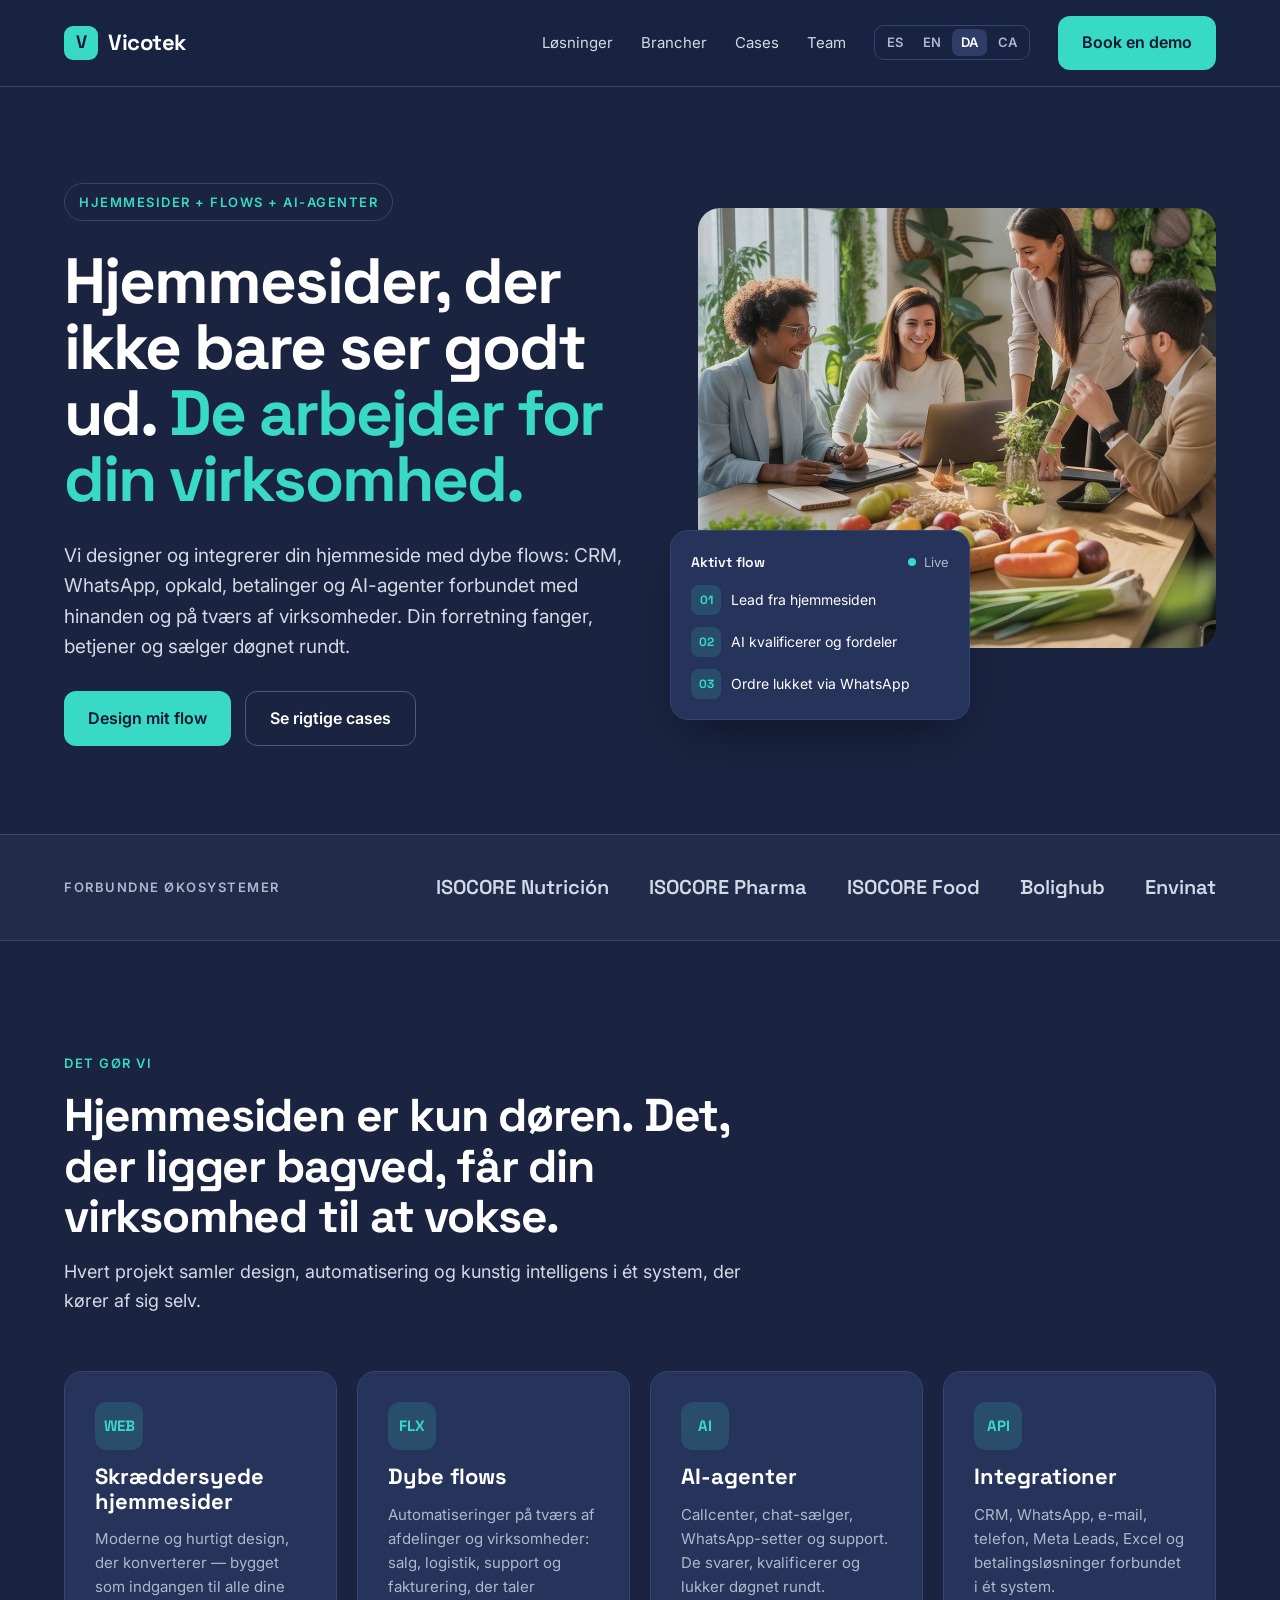
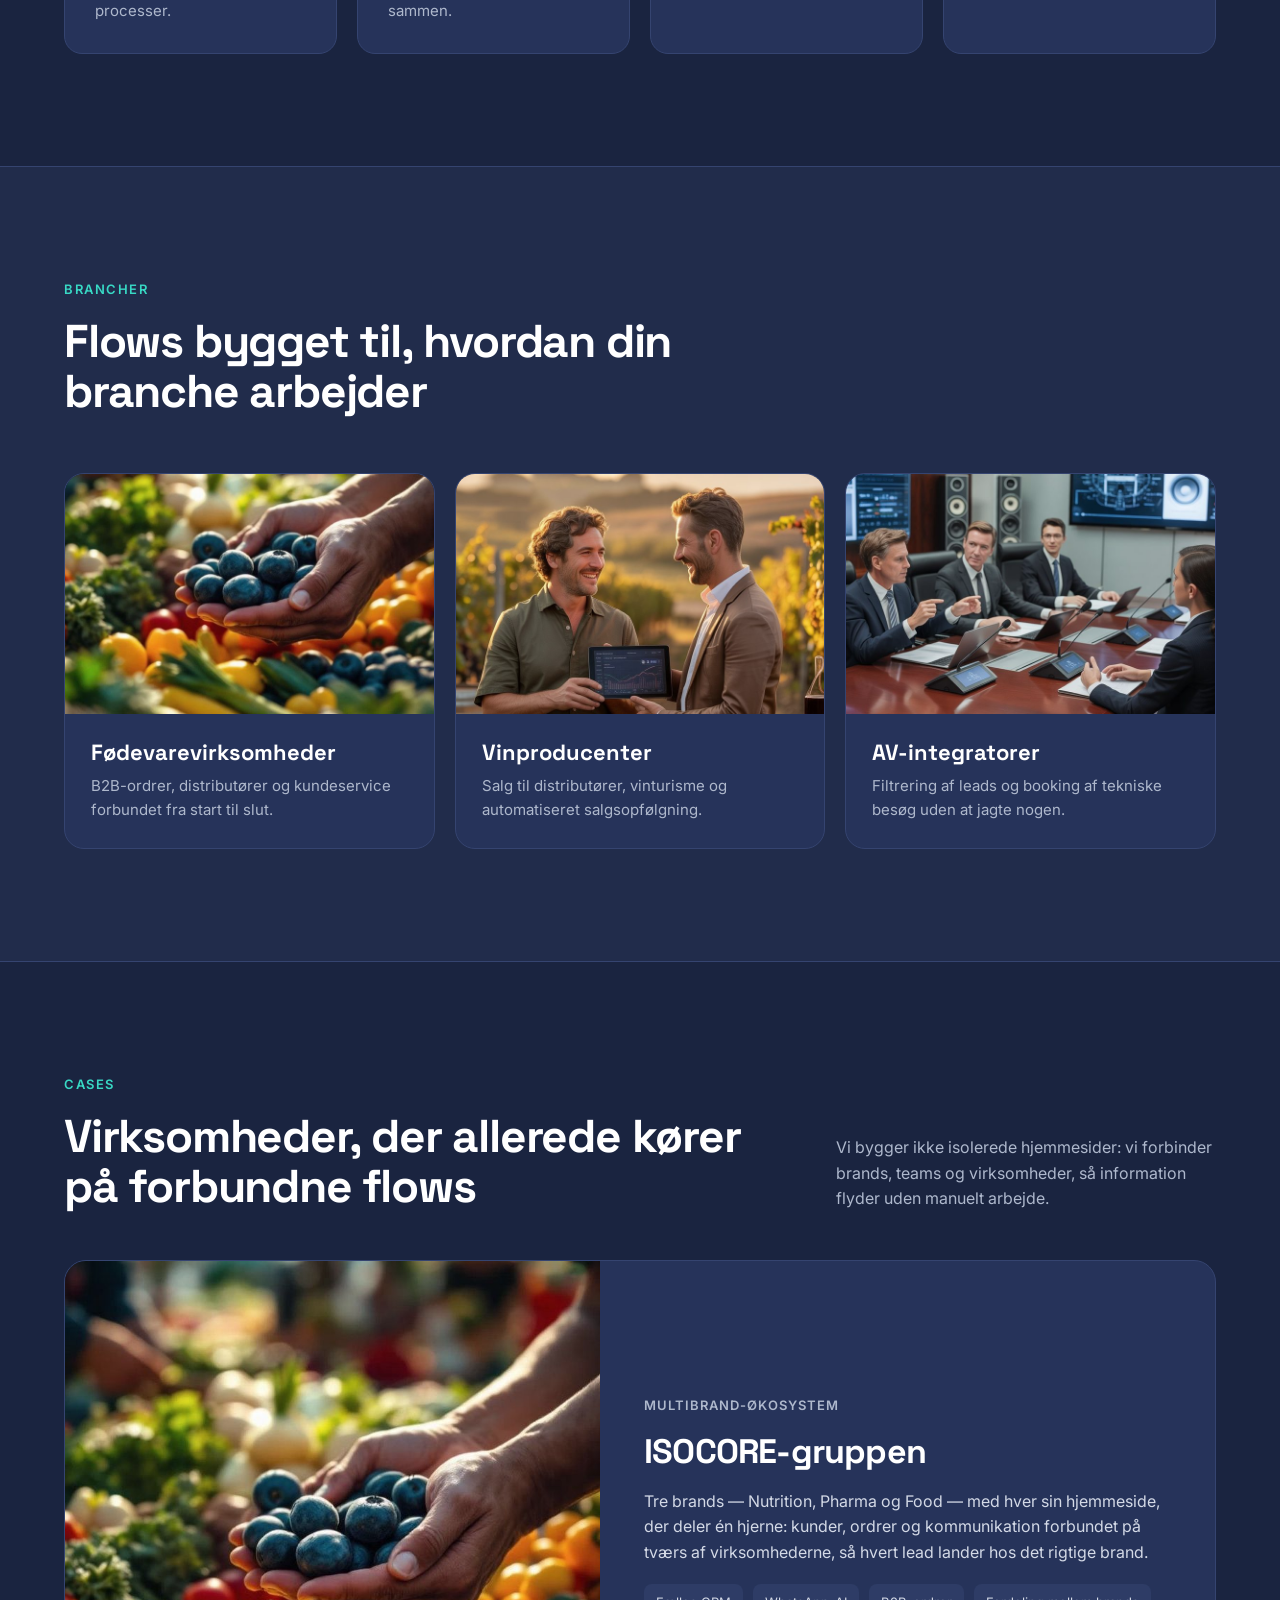
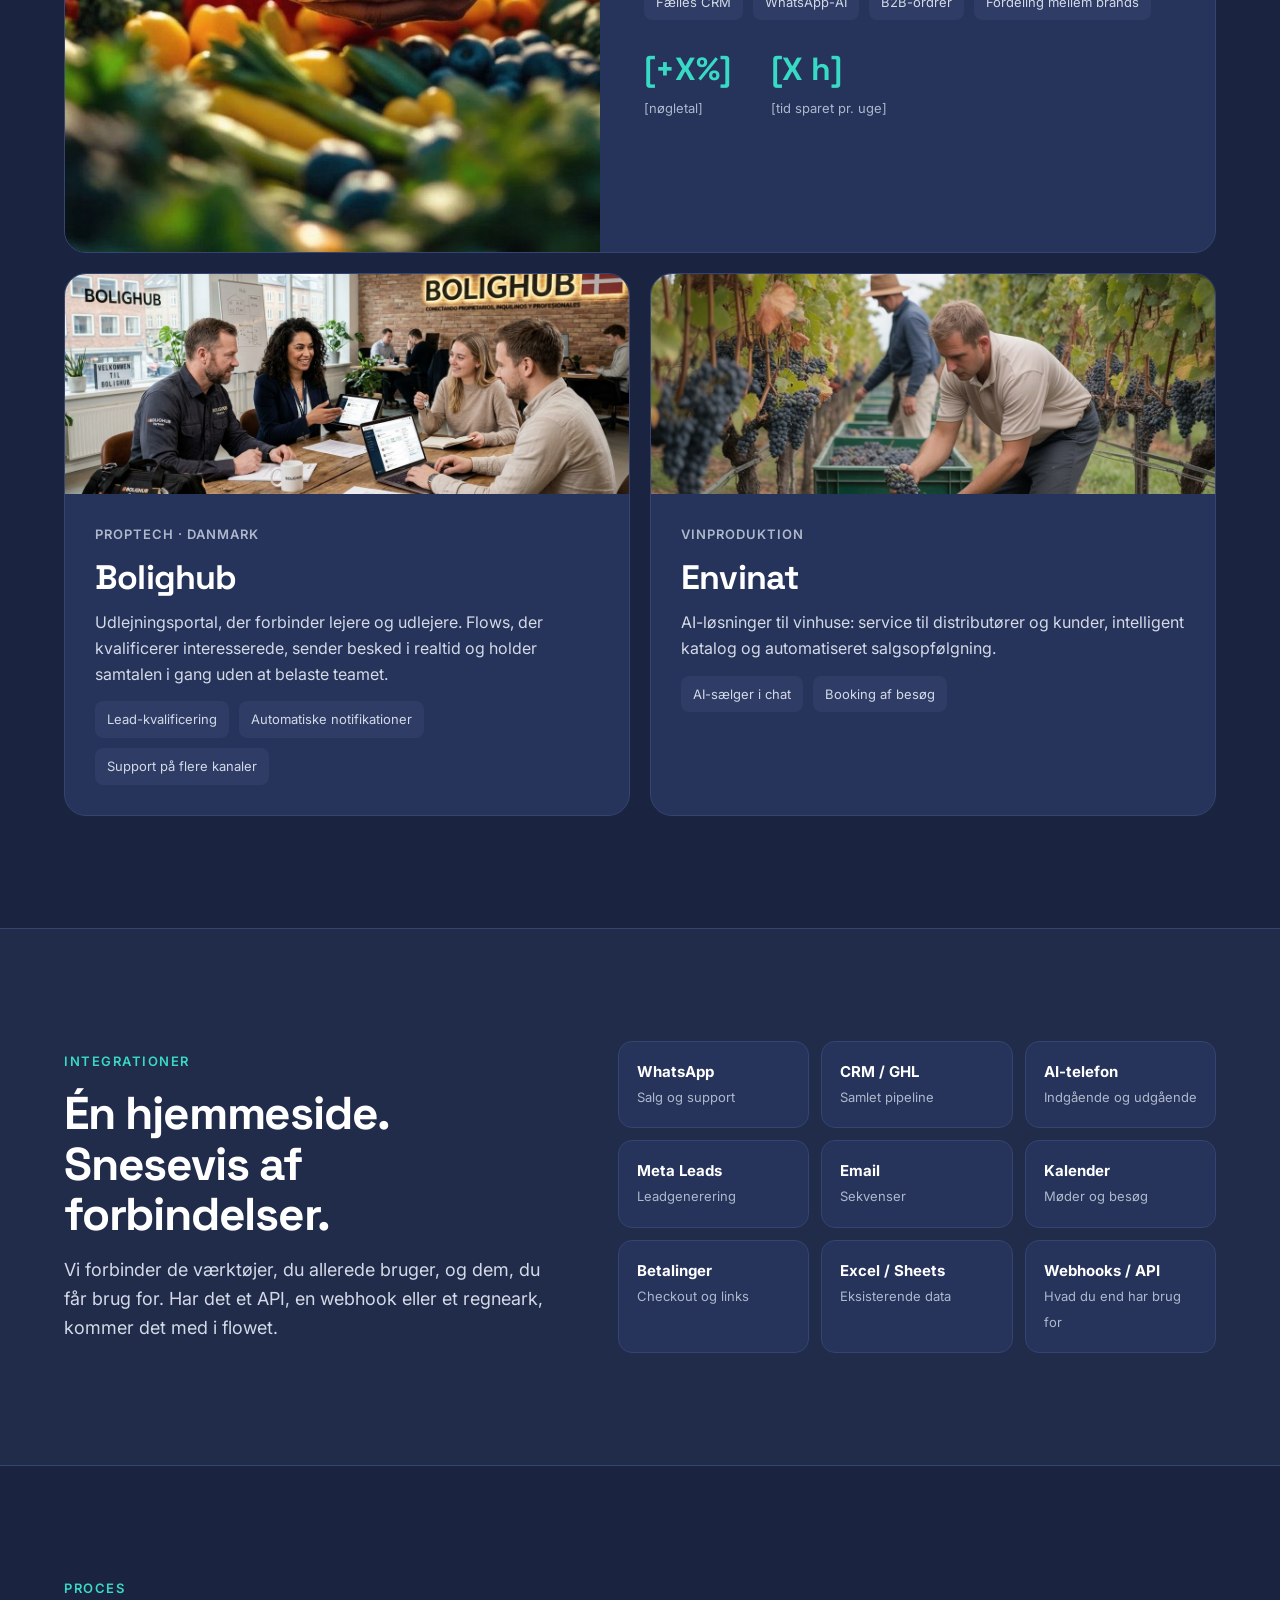
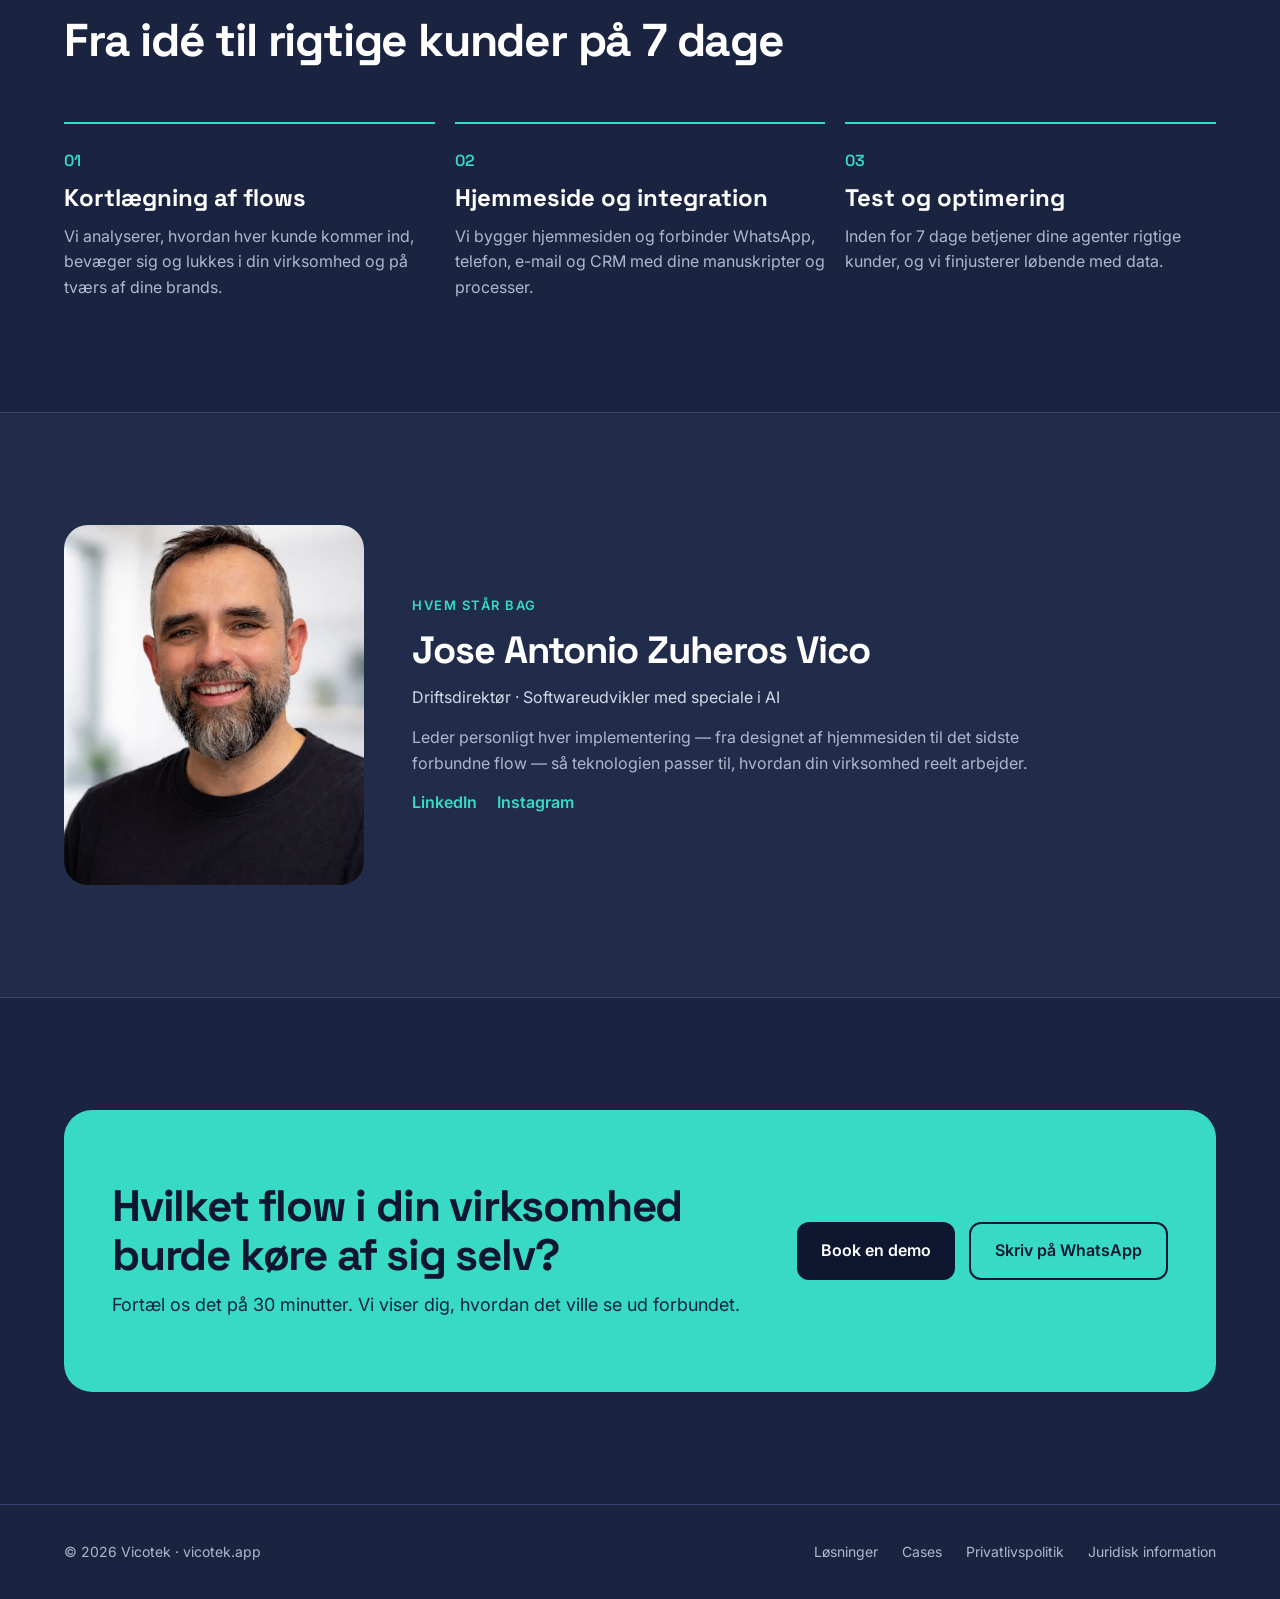
<file: da/index.html>
<!doctype html>
<html lang="da">
<head>
  <meta charset="utf-8">
  <meta name="viewport" content="width=device-width, initial-scale=1">
  <title>Vicotek — Hjemmesider forbundet med intelligente flows og AI</title>
  <meta name="description" content="Vi designer og integrerer hjemmesider med dybe flows: CRM, WhatsApp, opkald, betalinger og AI-agenter forbundet med hinanden og på tværs af virksomheder.">
  <link rel="canonical" href="https://www.vicotek.app/da/">
  <link rel="alternate" hreflang="es" href="https://www.vicotek.app/">
  <link rel="alternate" hreflang="en" href="https://www.vicotek.app/en/">
  <link rel="alternate" hreflang="da" href="https://www.vicotek.app/da/">
  <link rel="alternate" hreflang="ca" href="https://www.vicotek.app/ca/">
  <link rel="alternate" hreflang="x-default" href="https://www.vicotek.app/">
  <meta property="og:type" content="website">
  <meta property="og:title" content="Vicotek — Hjemmesider, der arbejder for din virksomhed">
  <meta property="og:description" content="Hjemmesider integreret med dybe flows og AI-agenter, der forbinder virksomheder.">
  <meta property="og:url" content="https://www.vicotek.app/da/">
  <meta property="og:image" content="https://www.vicotek.app/assets/img/hero.jpg">
  <meta property="og:locale" content="da_DK">

  <link rel="icon" href="../assets/favicon.svg" type="image/svg+xml">
  <link rel="preconnect" href="https://fonts.googleapis.com">
  <link rel="preconnect" href="https://fonts.gstatic.com" crossorigin>
  <link href="https://fonts.googleapis.com/css2?family=Inter:wght@400;500;600&family=Space+Grotesk:wght@500;600;700&display=swap" rel="stylesheet">
  <link rel="stylesheet" href="../assets/styles.css">
</head>
<body data-menu-open="Åbn menu" data-menu-close="Luk menu">

<header class="header">
  <nav class="nav" aria-label="Hovedmenu">
    <a href="#inicio" class="logo"><span class="logo__mark">V</span>Vicotek</a>
    <button class="nav__toggle" type="button" aria-label="Åbn menu" aria-expanded="false" aria-controls="menu">
      <svg width="22" height="22" viewBox="0 0 24 24" fill="none" stroke="currentColor" stroke-width="2" stroke-linecap="round" aria-hidden="true"><path d="M4 7h16M4 12h16M4 17h16"/></svg>
    </button>
    <div class="nav__links" id="menu">
      <a href="#soluciones">Løsninger</a>
      <a href="#sectores">Brancher</a>
      <a href="#casos">Cases</a>
      <a href="#equipo">Team</a>
      <div class="lang" role="group" aria-label="Sprog">
        <a href="../" hreflang="es" lang="es" title="Castellano" data-set-lang="es">ES</a>
        <a href="../en/" hreflang="en" lang="en" title="English" data-set-lang="en">EN</a>
        <a href="../da/" hreflang="da" lang="da" title="Dansk" data-set-lang="da" aria-current="true">DA</a>
        <a href="../ca/" hreflang="ca" lang="ca" title="Català" data-set-lang="ca">CA</a>
      </div>
      <a class="btn btn--primary" href="https://api.leadconnectorhq.com/widget/booking/kqMCWqotNTBpPlBaoO3k" target="_blank" rel="noopener">Book en demo</a>
    </div>
  </nav>
</header>

<main>

  <!-- PORTADA -->
  <section class="hero" id="inicio">
    <div class="container hero__grid">
      <div class="hero__copy">
        <span class="pill">Hjemmesider + flows + AI-agenter</span>
        <h1>Hjemmesider, der ikke bare ser godt ud. <span>De arbejder for din virksomhed.</span></h1>
        <p class="lead">Vi designer og integrerer din hjemmeside med dybe flows: CRM, WhatsApp, opkald, betalinger og AI-agenter forbundet med hinanden og på tværs af virksomheder. Din forretning fanger, betjener og sælger døgnet rundt.</p>
        <div class="actions">
          <a class="btn btn--primary" href="https://api.leadconnectorhq.com/widget/booking/kqMCWqotNTBpPlBaoO3k" target="_blank" rel="noopener">Design mit flow</a>
          <a class="btn btn--ghost" href="#casos">Se rigtige cases</a>
        </div>
      </div>
      <div class="hero__media">
        <div class="ph hero__photo"><img src="../assets/img/hero.jpg" alt="En kundes team gennemgår deres salgsflow omkring et bord" width="1100" height="880" fetchpriority="high" onerror="this.remove()"></div>
        <div class="flow-mini" role="img" aria-label="Eksempel på flow: lead fra hjemmesiden, AI kvalificerer og fordeler, ordre lukket via WhatsApp">
          <div class="flow__head" style="margin:0">
            <span class="flow__title" style="font-size:14px">Aktivt flow</span>
            <span class="live"><span class="live__dot"></span>Live</span>
          </div>
          <ol>
            <li><span class="flow__num">01</span>Lead fra hjemmesiden</li>
            <li><span class="flow__num">02</span>AI kvalificerer og fordeler</li>
            <li><span class="flow__num">03</span>Ordre lukket via WhatsApp</li>
          </ol>
        </div>
      </div>
    </div>
  </section>

  <!-- ECOSISTEMAS -->
  <section class="strip" aria-label="Forbundne økosystemer">
    <div class="strip__inner">
      <span class="strip__label">Forbundne økosystemer</span>
      <div class="strip__logos">
        <a href="https://isocorenutricion.es" target="_blank" rel="noopener" aria-label="ISOCORE Nutrición (åbner i en ny fane)">ISOCORE Nutrición</a>
        <a href="https://isocorepharma.es" target="_blank" rel="noopener" aria-label="ISOCORE Pharma (åbner i en ny fane)">ISOCORE Pharma</a>
        <span>ISOCORE Food</span>
        <a href="https://bolighub.pro" target="_blank" rel="noopener" aria-label="Bolighub (åbner i en ny fane)">Bolighub</a>
        <a href="https://envinat.com" target="_blank" rel="noopener" aria-label="Envinat (åbner i en ny fane)">Envinat</a>
      </div>
    </div>
  </section>

  <!-- QUÉ HACEMOS -->
  <section class="section" id="soluciones">
    <div class="container">
      <div class="section-head reveal">
        <span class="eyebrow">Det gør vi</span>
        <h2 class="h2">Hjemmesiden er kun døren. Det, der ligger bagved, får din virksomhed til at vokse.</h2>
        <p class="lead">Hvert projekt samler design, automatisering og kunstig intelligens i ét system, der kører af sig selv.</p>
      </div>
      <div class="grid">
        <article class="card reveal"><span class="card__icon">WEB</span><h3>Skræddersyede hjemmesider</h3><p>Moderne og hurtigt design, der konverterer — bygget som indgangen til alle dine processer.</p></article>
        <article class="card reveal"><span class="card__icon">FLX</span><h3>Dybe flows</h3><p>Automatiseringer på tværs af afdelinger og virksomheder: salg, logistik, support og fakturering, der taler sammen.</p></article>
        <article class="card reveal"><span class="card__icon">AI</span><h3>AI-agenter</h3><p>Callcenter, chat-sælger, WhatsApp-setter og support. De svarer, kvalificerer og lukker døgnet rundt.</p></article>
        <article class="card reveal"><span class="card__icon">API</span><h3>Integrationer</h3><p>CRM, WhatsApp, e-mail, telefon, Meta Leads, Excel og betalingsløsninger forbundet i ét system.</p></article>
      </div>
    </div>
  </section>

  <!-- SECTORES -->
  <section class="section section--alt" id="sectores">
    <div class="container">
      <div class="section-head reveal">
        <span class="eyebrow">Brancher</span>
        <h2 class="h2">Flows bygget til, hvordan din branche arbejder</h2>
      </div>
      <div class="sectors">
        <article class="sector reveal">
          <div class="ph"><img src="../assets/img/sector-alimentacion.jpg" alt="Hænder, der holder friske blåbær på et frugt- og grøntmarked" width="800" height="500" loading="lazy" onerror="this.remove()"></div>
          <div class="sector__body"><h3>Fødevarevirksomheder</h3><p>B2B-ordrer, distributører og kundeservice forbundet fra start til slut.</p></div>
        </article>
        <article class="sector reveal">
          <div class="ph"><img src="../assets/img/sector-vino.jpg" alt="Vinbonde og konsulent gennemgår salgsdata på en tablet i vinmarken" width="800" height="500" loading="lazy" onerror="this.remove()"></div>
          <div class="sector__body"><h3>Vinproducenter</h3><p>Salg til distributører, vinturisme og automatiseret salgsopfølgning.</p></div>
        </article>
        <article class="sector reveal">
          <div class="ph"><img src="../assets/img/sector-audiovisual.jpg" alt="Mødelokale med konferencesystem, skærme og professionelle højttalere" width="800" height="500" loading="lazy" onerror="this.remove()"></div>
          <div class="sector__body"><h3>AV-integratorer</h3><p>Filtrering af leads og booking af tekniske besøg uden at jagte nogen.</p></div>
        </article>
      </div>
    </div>
  </section>

  <!-- CASOS -->
  <section class="section" id="casos">
    <div class="container">
      <div class="cases__head reveal">
        <div class="section-head" style="margin-bottom:0">
          <span class="eyebrow">Cases</span>
          <h2 class="h2">Virksomheder, der allerede kører på forbundne flows</h2>
        </div>
        <p>Vi bygger ikke isolerede hjemmesider: vi forbinder brands, teams og virksomheder, så information flyder uden manuelt arbejde.</p>
      </div>

      <article class="case case--photo reveal">
        <div class="ph"><img src="../assets/img/caso-isocore.jpg" alt="Friske råvarer fra en kunde i ISOCORE-gruppen" width="760" height="840" loading="lazy" onerror="this.remove()"></div>
        <div class="case__copy">
          <span class="case__tag">Multibrand-økosystem</span>
          <h3>ISOCORE-gruppen</h3>
          <p>Tre brands — Nutrition, Pharma og Food — med hver sin hjemmeside, der deler én hjerne: kunder, ordrer og kommunikation forbundet på tværs af virksomhederne, så hvert lead lander hos det rigtige brand.</p>
          <div class="chips"><span class="chip">Fælles CRM</span><span class="chip">WhatsApp-AI</span><span class="chip">B2B-ordrer</span><span class="chip">Fordeling mellem brands</span></div>
          <!-- TODO: sustituir por métricas reales -->
          <div class="stats">
            <div class="stat"><strong>[+X%]</strong><span>[nøgletal]</span></div>
            <div class="stat"><strong>[X h]</strong><span>[tid sparet pr. uge]</span></div>
          </div>
        </div>
      </article>

      <div class="cases__grid">
        <article class="case case--card reveal">
          <div class="ph"><img src="../assets/img/caso-bolighub.jpg" alt="Bolighubs team i møde med en udlejer, en lejer og en partnertekniker" width="1200" height="558" loading="lazy" onerror="this.remove()"></div>
          <div class="case__body">
            <span class="case__tag">Proptech · Danmark</span>
            <h3>Bolighub</h3>
            <p>Udlejningsportal, der forbinder lejere og udlejere. Flows, der kvalificerer interesserede, sender besked i realtid og holder samtalen i gang uden at belaste teamet.</p>
            <div class="chips"><span class="chip">Lead-kvalificering</span><span class="chip">Automatiske notifikationer</span><span class="chip">Support på flere kanaler</span></div>
          </div>
        </article>
        <article class="case case--card reveal">
          <div class="ph"><img src="../assets/img/caso-envinat.jpg" alt="Vinhøst: medarbejdere plukker røde druer i kasser mellem vinrækkerne" width="1200" height="545" style="object-position:center top" loading="lazy" onerror="this.remove()"></div>
          <div class="case__body">
            <span class="case__tag">Vinproduktion</span>
            <h3>Envinat</h3>
            <p>AI-løsninger til vinhuse: service til distributører og kunder, intelligent katalog og automatiseret salgsopfølgning.</p>
            <div class="chips"><span class="chip">AI-sælger i chat</span><span class="chip">Booking af besøg</span></div>
          </div>
        </article>
      </div>
    </div>
  </section>

  <!-- INTEGRACIONES -->
  <section class="section section--alt">
    <div class="container split">
      <div class="split__copy reveal">
        <span class="eyebrow">Integrationer</span>
        <h2 class="h2">Én hjemmeside. Snesevis af forbindelser.</h2>
        <p class="lead">Vi forbinder de værktøjer, du allerede bruger, og dem, du får brug for. Har det et API, en webhook eller et regneark, kommer det med i flowet.</p>
      </div>
      <div class="tools reveal">
        <div class="tool"><strong>WhatsApp</strong><span>Salg og support</span></div>
        <div class="tool"><strong>CRM / GHL</strong><span>Samlet pipeline</span></div>
        <div class="tool"><strong>AI-telefon</strong><span>Indgående og udgående</span></div>
        <div class="tool"><strong>Meta Leads</strong><span>Leadgenerering</span></div>
        <div class="tool"><strong>Email</strong><span>Sekvenser</span></div>
        <div class="tool"><strong>Kalender</strong><span>Møder og besøg</span></div>
        <div class="tool"><strong>Betalinger</strong><span>Checkout og links</span></div>
        <div class="tool"><strong>Excel / Sheets</strong><span>Eksisterende data</span></div>
        <div class="tool"><strong>Webhooks / API</strong><span>Hvad du end har brug for</span></div>
      </div>
    </div>
  </section>

  <!-- PROCESO -->
  <section class="section" id="proceso">
    <div class="container">
      <div class="section-head reveal">
        <span class="eyebrow">Proces</span>
        <h2 class="h2">Fra idé til rigtige kunder på 7 dage</h2>
      </div>
      <div class="grid">
        <div class="step reveal"><span class="step__n">01</span><h3>Kortlægning af flows</h3><p>Vi analyserer, hvordan hver kunde kommer ind, bevæger sig og lukkes i din virksomhed og på tværs af dine brands.</p></div>
        <div class="step reveal"><span class="step__n">02</span><h3>Hjemmeside og integration</h3><p>Vi bygger hjemmesiden og forbinder WhatsApp, telefon, e-mail og CRM med dine manuskripter og processer.</p></div>
        <div class="step reveal"><span class="step__n">03</span><h3>Test og optimering</h3><p>Inden for 7 dage betjener dine agenter rigtige kunder, og vi finjusterer løbende med data.</p></div>
      </div>
    </div>
  </section>

  <!-- EQUIPO -->
  <section class="section section--alt" id="equipo">
    <div class="container team">
      <div class="ph team__img"><img src="../assets/img/jose-antonio.jpg" alt="Jose Antonio Zuheros Vico" width="600" height="720" loading="lazy" onerror="this.remove()"></div>
      <div class="team__copy reveal">
        <span class="eyebrow">Hvem står bag</span>
        <h2>Jose Antonio Zuheros Vico</h2>
        <span class="team__role">Driftsdirektør · Softwareudvikler med speciale i AI</span>
        <p>Leder personligt hver implementering — fra designet af hjemmesiden til det sidste forbundne flow — så teknologien passer til, hvordan din virksomhed reelt arbejder.</p>
        <div class="team__social">
          <a href="https://www.linkedin.com/in/jose-antonio-zuheros-vico-3103874" target="_blank" rel="noopener">LinkedIn</a>
          <a href="https://www.instagram.com/jose_antonio_vico" target="_blank" rel="noopener">Instagram</a>
        </div>
      </div>
    </div>
  </section>


  <!-- CTA -->
  <section class="cta" style="padding-top:112px">
    <div class="container">
      <div class="cta__box reveal">
        <div>
          <h2>Hvilket flow i din virksomhed burde køre af sig selv?</h2>
          <p>Fortæl os det på 30 minutter. Vi viser dig, hvordan det ville se ud forbundet.</p>
        </div>
        <div class="actions">
          <a class="btn btn--dark" href="https://api.leadconnectorhq.com/widget/booking/kqMCWqotNTBpPlBaoO3k" target="_blank" rel="noopener">Book en demo</a>
          <a class="btn btn--outline-dark" href="https://wa.link/6b6g6p" target="_blank" rel="noopener">Skriv på WhatsApp</a>
        </div>
      </div>
    </div>
  </section>

</main>

<footer class="footer">
  <div class="footer__inner">
    <span>© <span id="year">2026</span> Vicotek · vicotek.app</span>
    <div class="footer__links">
      <a href="#soluciones">Løsninger</a>
      <a href="#casos">Cases</a>
      <a href="privacidad.html">Privatlivspolitik</a>
      <a href="aviso-legal.html">Juridisk information</a>
    </div>
  </div>
</footer>

<script src="../assets/main.js" defer></script>
</body>
</html>
</file>
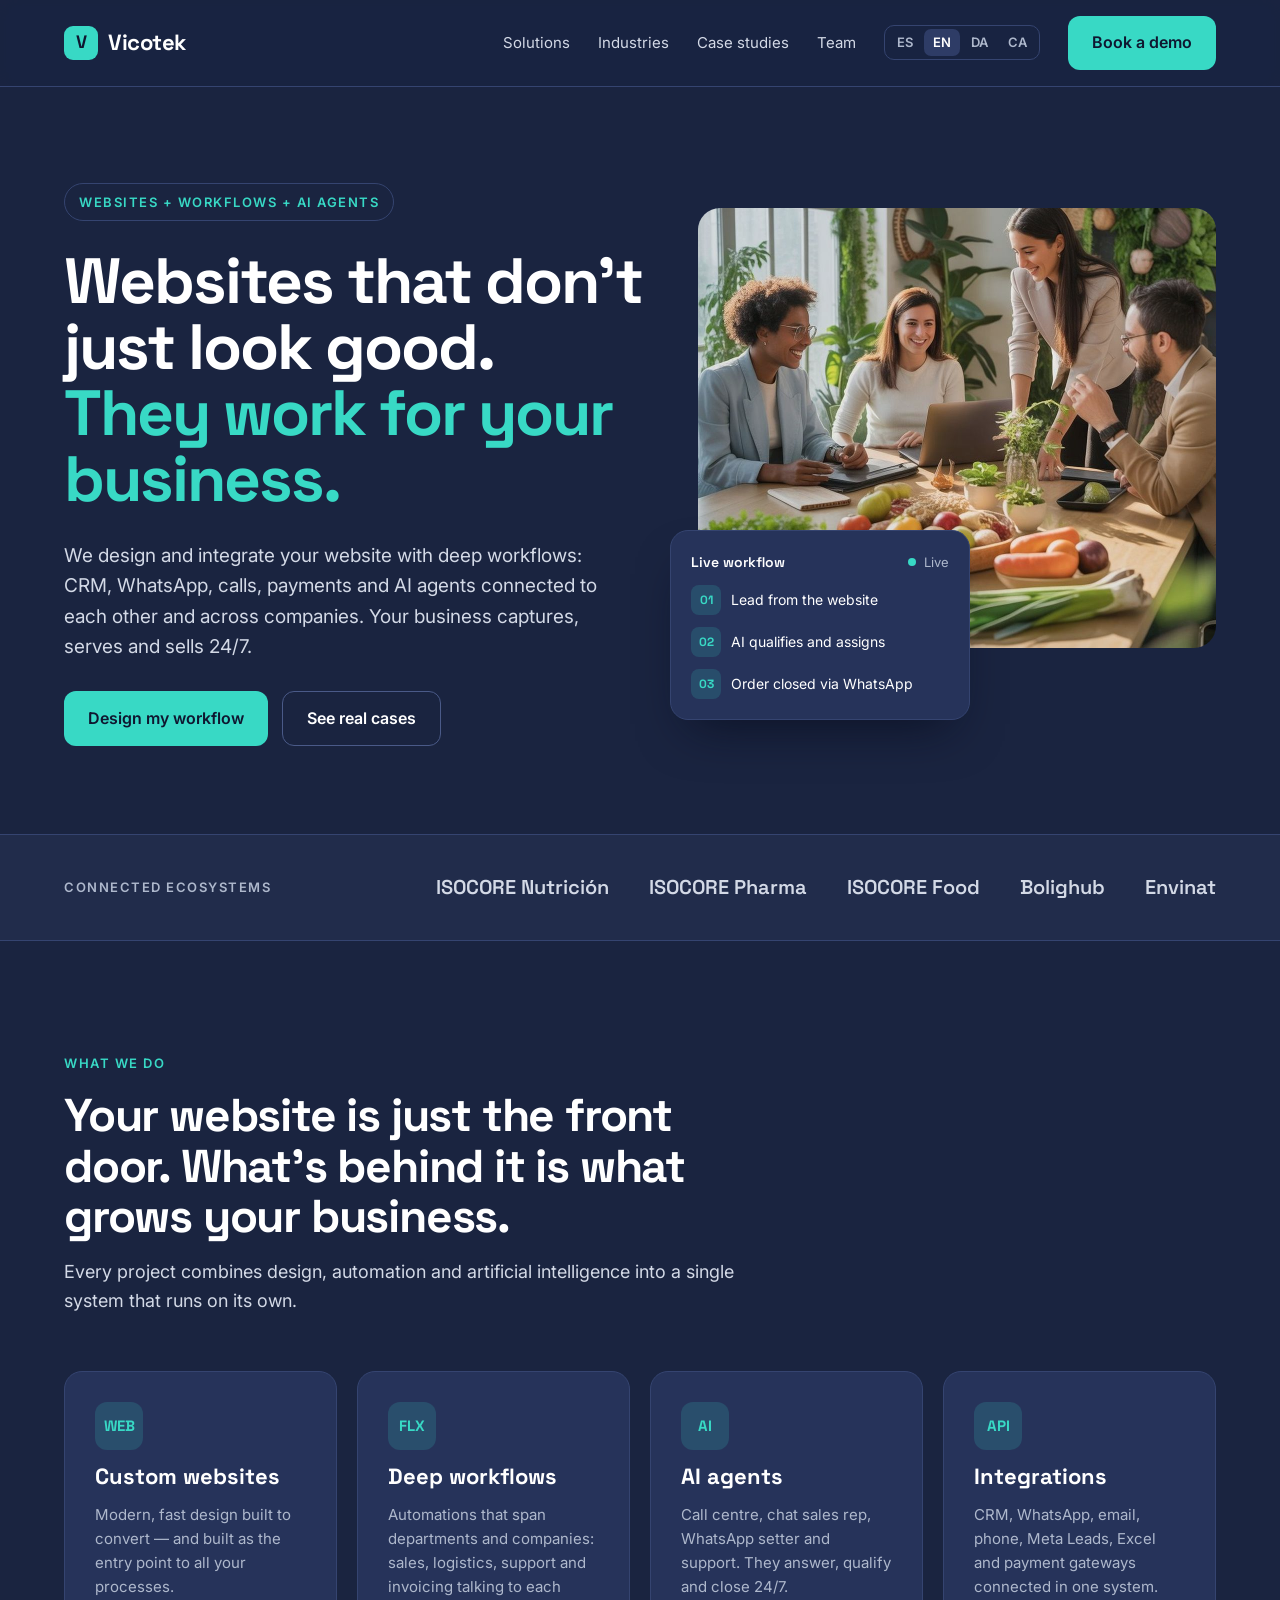
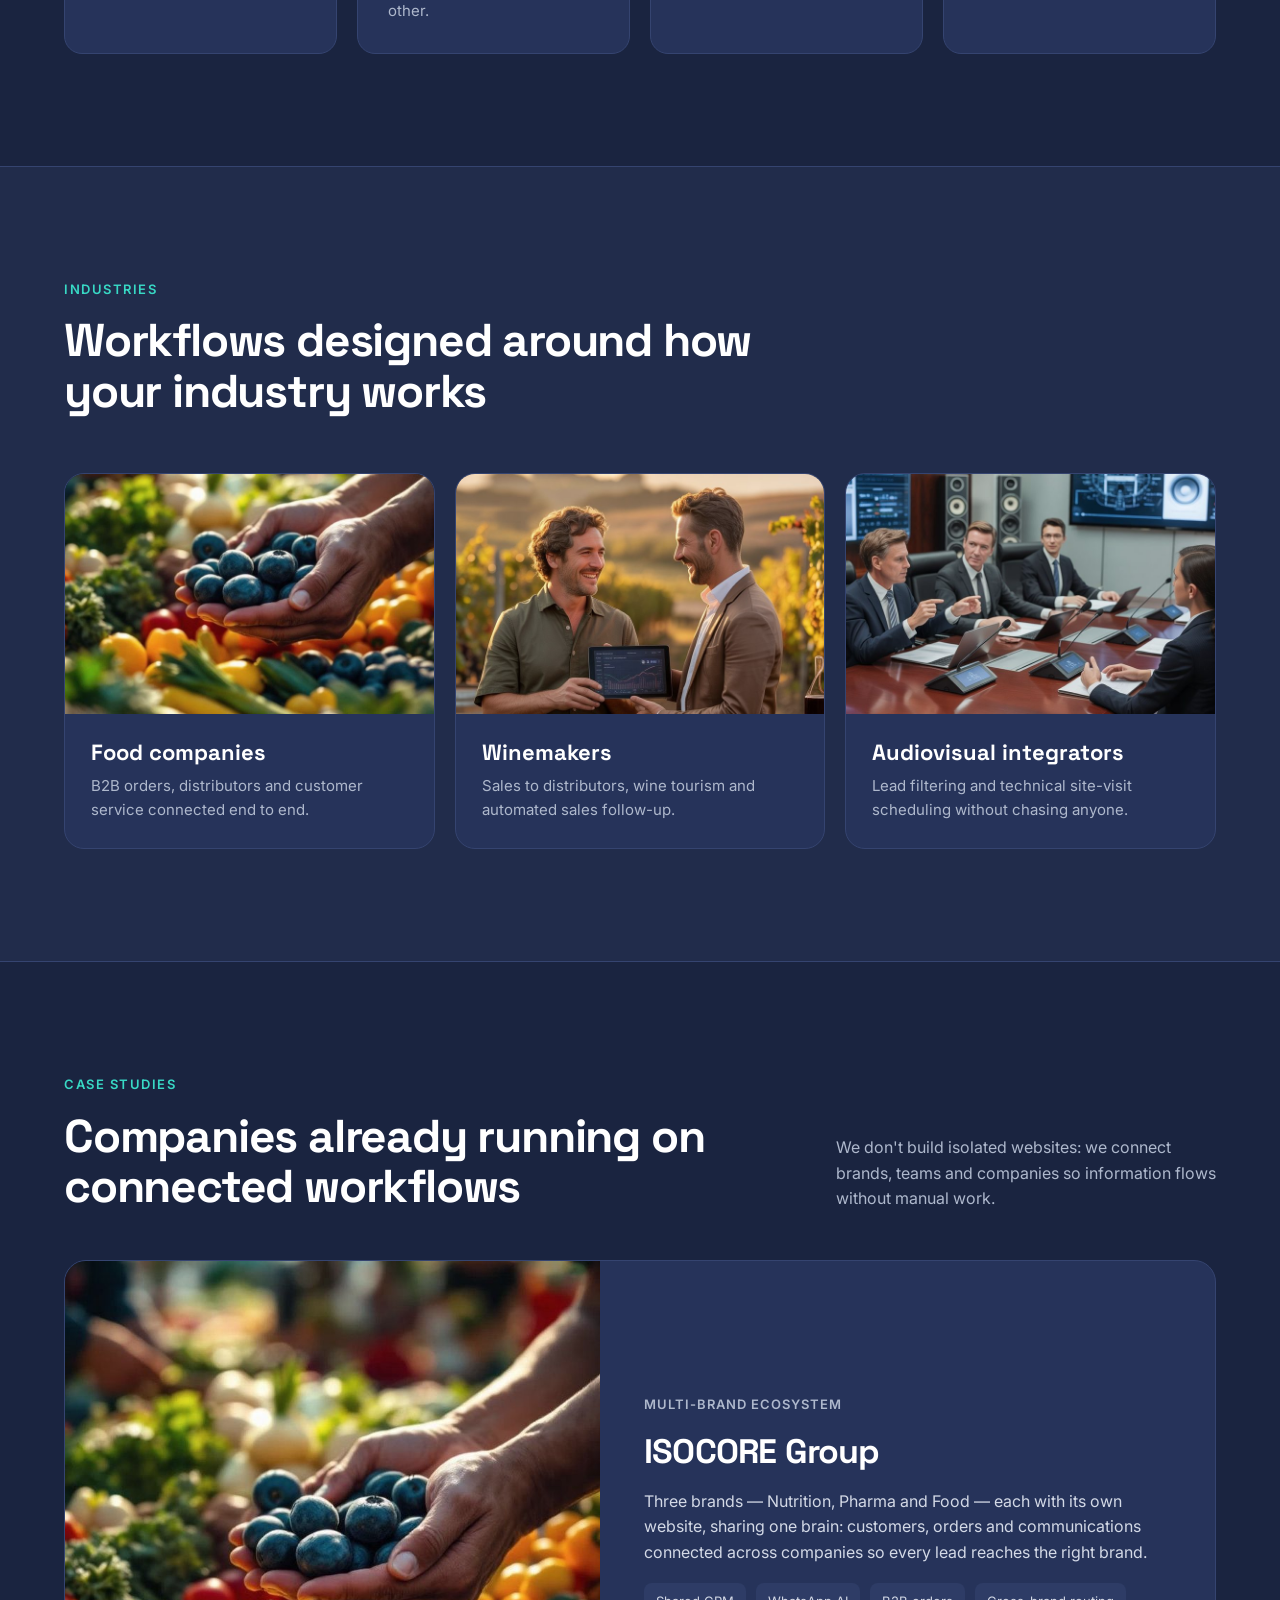
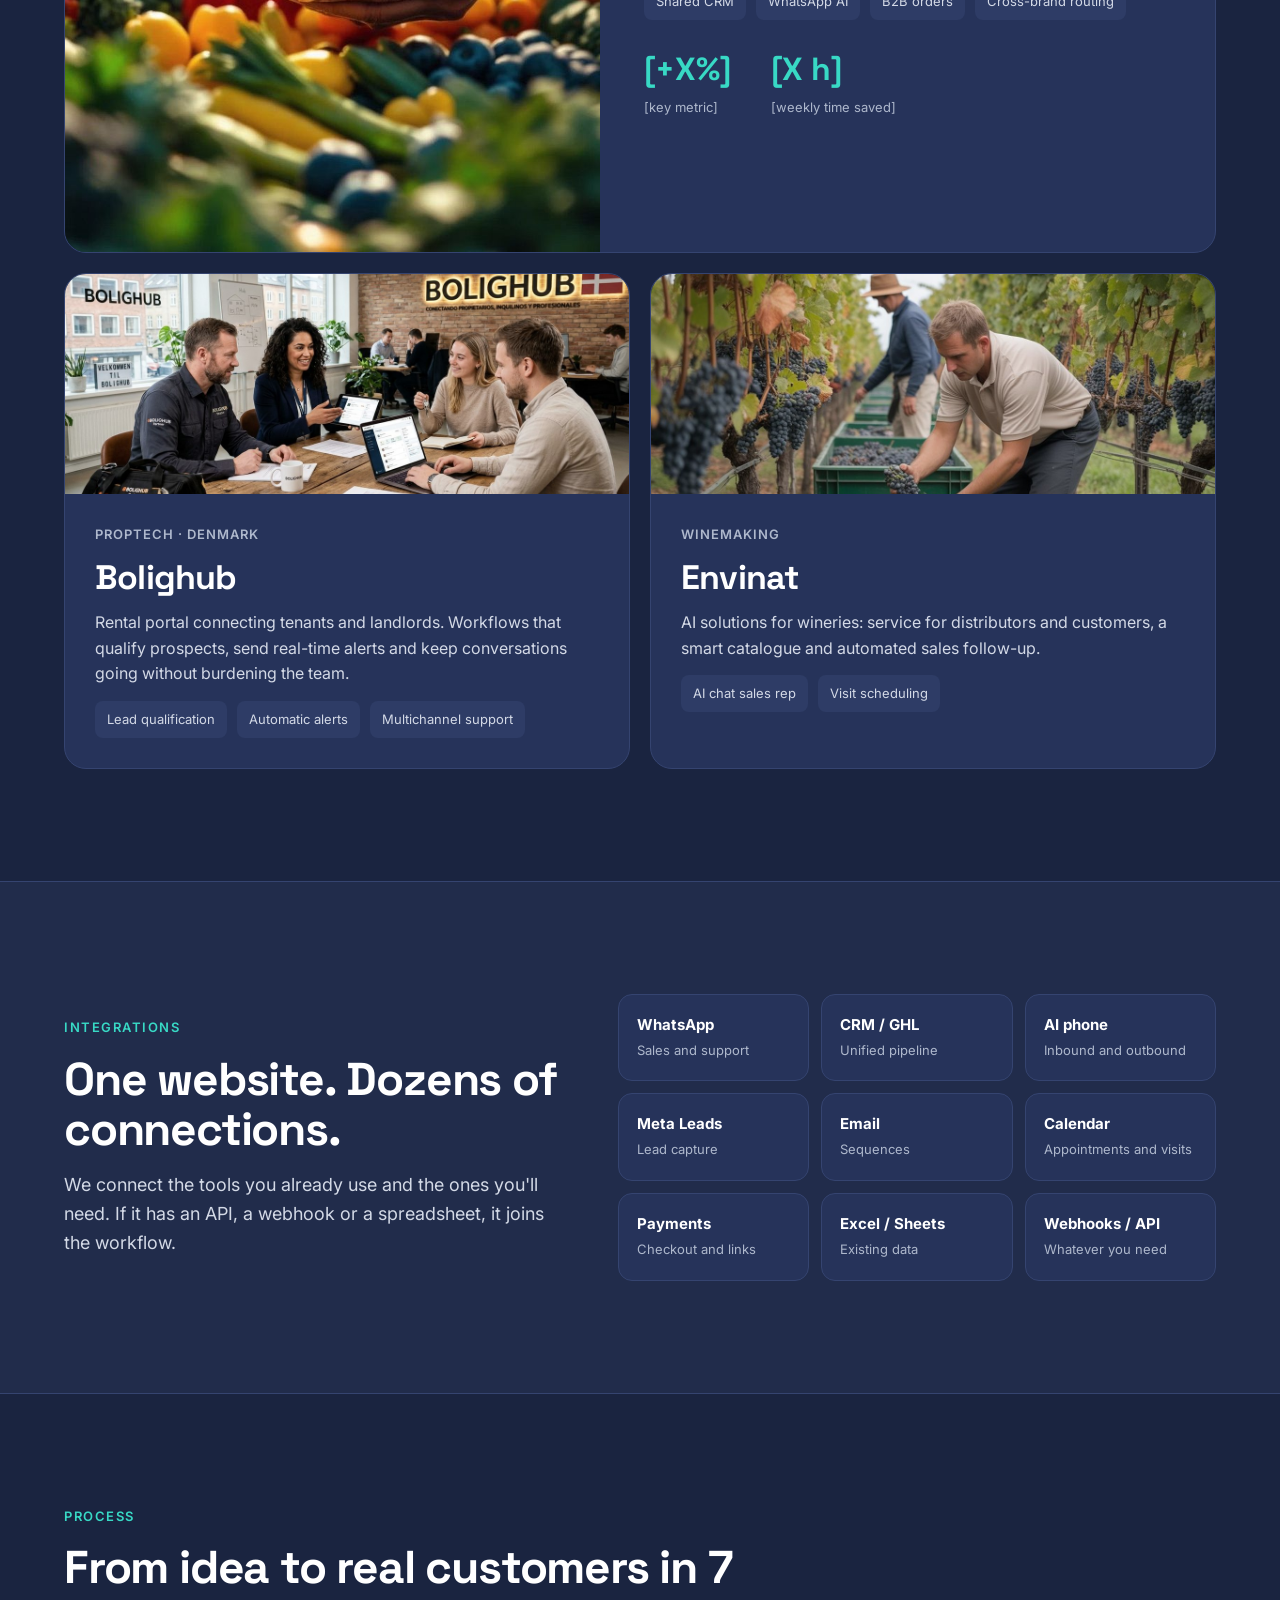
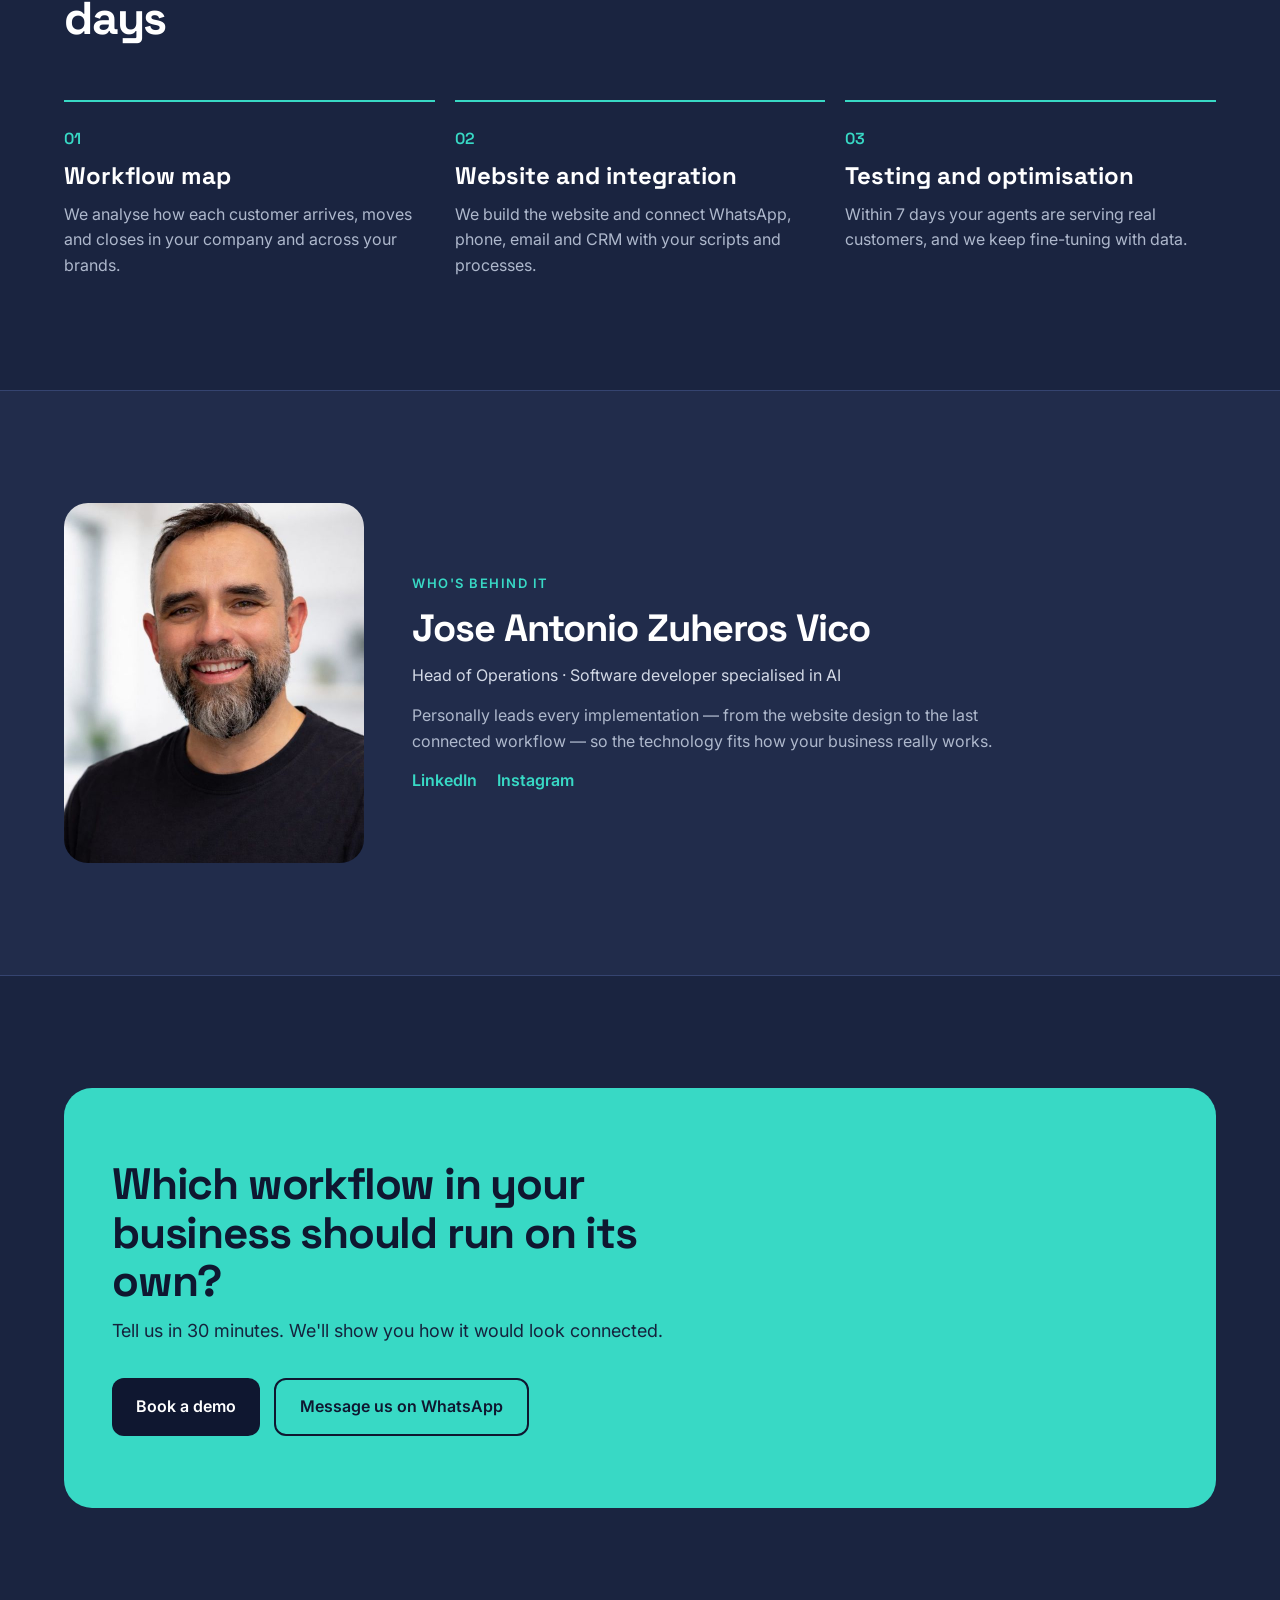
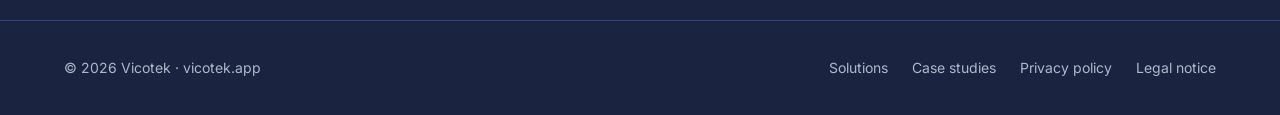
<file: en/index.html>
<!doctype html>
<html lang="en">
<head>
  <meta charset="utf-8">
  <meta name="viewport" content="width=device-width, initial-scale=1">
  <title>Vicotek — Websites connected to smart workflows and AI</title>
  <meta name="description" content="We design and integrate websites with deep workflows: CRM, WhatsApp, calls, payments and AI agents connected to each other and across companies.">
  <link rel="canonical" href="https://www.vicotek.app/en/">
  <link rel="alternate" hreflang="es" href="https://www.vicotek.app/">
  <link rel="alternate" hreflang="en" href="https://www.vicotek.app/en/">
  <link rel="alternate" hreflang="da" href="https://www.vicotek.app/da/">
  <link rel="alternate" hreflang="ca" href="https://www.vicotek.app/ca/">
  <link rel="alternate" hreflang="x-default" href="https://www.vicotek.app/">
  <meta property="og:type" content="website">
  <meta property="og:title" content="Vicotek — Websites that work for your business">
  <meta property="og:description" content="Websites integrated with deep workflows and AI agents that connect companies.">
  <meta property="og:url" content="https://www.vicotek.app/en/">
  <meta property="og:image" content="https://www.vicotek.app/assets/img/hero.jpg">
  <meta property="og:locale" content="en_GB">

  <link rel="icon" href="../assets/favicon.svg" type="image/svg+xml">
  <link rel="preconnect" href="https://fonts.googleapis.com">
  <link rel="preconnect" href="https://fonts.gstatic.com" crossorigin>
  <link href="https://fonts.googleapis.com/css2?family=Inter:wght@400;500;600&family=Space+Grotesk:wght@500;600;700&display=swap" rel="stylesheet">
  <link rel="stylesheet" href="../assets/styles.css">
</head>
<body data-menu-open="Open menu" data-menu-close="Close menu">

<header class="header">
  <nav class="nav" aria-label="Main">
    <a href="#inicio" class="logo"><span class="logo__mark">V</span>Vicotek</a>
    <button class="nav__toggle" type="button" aria-label="Open menu" aria-expanded="false" aria-controls="menu">
      <svg width="22" height="22" viewBox="0 0 24 24" fill="none" stroke="currentColor" stroke-width="2" stroke-linecap="round" aria-hidden="true"><path d="M4 7h16M4 12h16M4 17h16"/></svg>
    </button>
    <div class="nav__links" id="menu">
      <a href="#soluciones">Solutions</a>
      <a href="#sectores">Industries</a>
      <a href="#casos">Case studies</a>
      <a href="#equipo">Team</a>
      <div class="lang" role="group" aria-label="Language">
        <a href="../" hreflang="es" lang="es" title="Castellano" data-set-lang="es">ES</a>
        <a href="../en/" hreflang="en" lang="en" title="English" data-set-lang="en" aria-current="true">EN</a>
        <a href="../da/" hreflang="da" lang="da" title="Dansk" data-set-lang="da">DA</a>
        <a href="../ca/" hreflang="ca" lang="ca" title="Català" data-set-lang="ca">CA</a>
      </div>
      <a class="btn btn--primary" href="https://api.leadconnectorhq.com/widget/booking/kqMCWqotNTBpPlBaoO3k" target="_blank" rel="noopener">Book a demo</a>
    </div>
  </nav>
</header>

<main>

  <!-- PORTADA -->
  <section class="hero" id="inicio">
    <div class="container hero__grid">
      <div class="hero__copy">
        <span class="pill">Websites + workflows + AI agents</span>
        <h1>Websites that don&#x27;t just look good. <span>They work for your business.</span></h1>
        <p class="lead">We design and integrate your website with deep workflows: CRM, WhatsApp, calls, payments and AI agents connected to each other and across companies. Your business captures, serves and sells 24/7.</p>
        <div class="actions">
          <a class="btn btn--primary" href="https://api.leadconnectorhq.com/widget/booking/kqMCWqotNTBpPlBaoO3k" target="_blank" rel="noopener">Design my workflow</a>
          <a class="btn btn--ghost" href="#casos">See real cases</a>
        </div>
      </div>
      <div class="hero__media">
        <div class="ph hero__photo"><img src="../assets/img/hero.jpg" alt="A client&#x27;s team reviewing their sales workflow around a table" width="1100" height="880" fetchpriority="high" onerror="this.remove()"></div>
        <div class="flow-mini" role="img" aria-label="Example workflow: lead from the website, AI qualifies and assigns, order closed via WhatsApp">
          <div class="flow__head" style="margin:0">
            <span class="flow__title" style="font-size:14px">Live workflow</span>
            <span class="live"><span class="live__dot"></span>Live</span>
          </div>
          <ol>
            <li><span class="flow__num">01</span>Lead from the website</li>
            <li><span class="flow__num">02</span>AI qualifies and assigns</li>
            <li><span class="flow__num">03</span>Order closed via WhatsApp</li>
          </ol>
        </div>
      </div>
    </div>
  </section>

  <!-- ECOSISTEMAS -->
  <section class="strip" aria-label="Connected ecosystems">
    <div class="strip__inner">
      <span class="strip__label">Connected ecosystems</span>
      <div class="strip__logos">
        <a href="https://isocorenutricion.es" target="_blank" rel="noopener" aria-label="ISOCORE Nutrición (opens in a new tab)">ISOCORE Nutrición</a>
        <a href="https://isocorepharma.es" target="_blank" rel="noopener" aria-label="ISOCORE Pharma (opens in a new tab)">ISOCORE Pharma</a>
        <span>ISOCORE Food</span>
        <a href="https://bolighub.pro" target="_blank" rel="noopener" aria-label="Bolighub (opens in a new tab)">Bolighub</a>
        <a href="https://envinat.com" target="_blank" rel="noopener" aria-label="Envinat (opens in a new tab)">Envinat</a>
      </div>
    </div>
  </section>

  <!-- QUÉ HACEMOS -->
  <section class="section" id="soluciones">
    <div class="container">
      <div class="section-head reveal">
        <span class="eyebrow">What we do</span>
        <h2 class="h2">Your website is just the front door. What&#x27;s behind it is what grows your business.</h2>
        <p class="lead">Every project combines design, automation and artificial intelligence into a single system that runs on its own.</p>
      </div>
      <div class="grid">
        <article class="card reveal"><span class="card__icon">WEB</span><h3>Custom websites</h3><p>Modern, fast design built to convert — and built as the entry point to all your processes.</p></article>
        <article class="card reveal"><span class="card__icon">FLX</span><h3>Deep workflows</h3><p>Automations that span departments and companies: sales, logistics, support and invoicing talking to each other.</p></article>
        <article class="card reveal"><span class="card__icon">AI</span><h3>AI agents</h3><p>Call centre, chat sales rep, WhatsApp setter and support. They answer, qualify and close 24/7.</p></article>
        <article class="card reveal"><span class="card__icon">API</span><h3>Integrations</h3><p>CRM, WhatsApp, email, phone, Meta Leads, Excel and payment gateways connected in one system.</p></article>
      </div>
    </div>
  </section>

  <!-- SECTORES -->
  <section class="section section--alt" id="sectores">
    <div class="container">
      <div class="section-head reveal">
        <span class="eyebrow">Industries</span>
        <h2 class="h2">Workflows designed around how your industry works</h2>
      </div>
      <div class="sectors">
        <article class="sector reveal">
          <div class="ph"><img src="../assets/img/sector-alimentacion.jpg" alt="Hands holding fresh blueberries at a fruit and vegetable market" width="800" height="500" loading="lazy" onerror="this.remove()"></div>
          <div class="sector__body"><h3>Food companies</h3><p>B2B orders, distributors and customer service connected end to end.</p></div>
        </article>
        <article class="sector reveal">
          <div class="ph"><img src="../assets/img/sector-vino.jpg" alt="Winemaker and consultant reviewing sales data on a tablet in the vineyard" width="800" height="500" loading="lazy" onerror="this.remove()"></div>
          <div class="sector__body"><h3>Winemakers</h3><p>Sales to distributors, wine tourism and automated sales follow-up.</p></div>
        </article>
        <article class="sector reveal">
          <div class="ph"><img src="../assets/img/sector-audiovisual.jpg" alt="Meeting room with a conference system, screens and professional speakers" width="800" height="500" loading="lazy" onerror="this.remove()"></div>
          <div class="sector__body"><h3>Audiovisual integrators</h3><p>Lead filtering and technical site-visit scheduling without chasing anyone.</p></div>
        </article>
      </div>
    </div>
  </section>

  <!-- CASOS -->
  <section class="section" id="casos">
    <div class="container">
      <div class="cases__head reveal">
        <div class="section-head" style="margin-bottom:0">
          <span class="eyebrow">Case studies</span>
          <h2 class="h2">Companies already running on connected workflows</h2>
        </div>
        <p>We don&#x27;t build isolated websites: we connect brands, teams and companies so information flows without manual work.</p>
      </div>

      <article class="case case--photo reveal">
        <div class="ph"><img src="../assets/img/caso-isocore.jpg" alt="Fresh produce from an ISOCORE Group client" width="760" height="840" loading="lazy" onerror="this.remove()"></div>
        <div class="case__copy">
          <span class="case__tag">Multi-brand ecosystem</span>
          <h3>ISOCORE Group</h3>
          <p>Three brands — Nutrition, Pharma and Food — each with its own website, sharing one brain: customers, orders and communications connected across companies so every lead reaches the right brand.</p>
          <div class="chips"><span class="chip">Shared CRM</span><span class="chip">WhatsApp AI</span><span class="chip">B2B orders</span><span class="chip">Cross-brand routing</span></div>
          <!-- TODO: sustituir por métricas reales -->
          <div class="stats">
            <div class="stat"><strong>[+X%]</strong><span>[key metric]</span></div>
            <div class="stat"><strong>[X h]</strong><span>[weekly time saved]</span></div>
          </div>
        </div>
      </article>

      <div class="cases__grid">
        <article class="case case--card reveal">
          <div class="ph"><img src="../assets/img/caso-bolighub.jpg" alt="Bolighub team meeting with a landlord, a tenant and a partner technician" width="1200" height="558" loading="lazy" onerror="this.remove()"></div>
          <div class="case__body">
            <span class="case__tag">Proptech · Denmark</span>
            <h3>Bolighub</h3>
            <p>Rental portal connecting tenants and landlords. Workflows that qualify prospects, send real-time alerts and keep conversations going without burdening the team.</p>
            <div class="chips"><span class="chip">Lead qualification</span><span class="chip">Automatic alerts</span><span class="chip">Multichannel support</span></div>
          </div>
        </article>
        <article class="case case--card reveal">
          <div class="ph"><img src="../assets/img/caso-envinat.jpg" alt="Grape harvest: workers picking red grapes into crates between the vine rows" width="1200" height="545" style="object-position:center top" loading="lazy" onerror="this.remove()"></div>
          <div class="case__body">
            <span class="case__tag">Winemaking</span>
            <h3>Envinat</h3>
            <p>AI solutions for wineries: service for distributors and customers, a smart catalogue and automated sales follow-up.</p>
            <div class="chips"><span class="chip">AI chat sales rep</span><span class="chip">Visit scheduling</span></div>
          </div>
        </article>
      </div>
    </div>
  </section>

  <!-- INTEGRACIONES -->
  <section class="section section--alt">
    <div class="container split">
      <div class="split__copy reveal">
        <span class="eyebrow">Integrations</span>
        <h2 class="h2">One website. Dozens of connections.</h2>
        <p class="lead">We connect the tools you already use and the ones you&#x27;ll need. If it has an API, a webhook or a spreadsheet, it joins the workflow.</p>
      </div>
      <div class="tools reveal">
        <div class="tool"><strong>WhatsApp</strong><span>Sales and support</span></div>
        <div class="tool"><strong>CRM / GHL</strong><span>Unified pipeline</span></div>
        <div class="tool"><strong>AI phone</strong><span>Inbound and outbound</span></div>
        <div class="tool"><strong>Meta Leads</strong><span>Lead capture</span></div>
        <div class="tool"><strong>Email</strong><span>Sequences</span></div>
        <div class="tool"><strong>Calendar</strong><span>Appointments and visits</span></div>
        <div class="tool"><strong>Payments</strong><span>Checkout and links</span></div>
        <div class="tool"><strong>Excel / Sheets</strong><span>Existing data</span></div>
        <div class="tool"><strong>Webhooks / API</strong><span>Whatever you need</span></div>
      </div>
    </div>
  </section>

  <!-- PROCESO -->
  <section class="section" id="proceso">
    <div class="container">
      <div class="section-head reveal">
        <span class="eyebrow">Process</span>
        <h2 class="h2">From idea to real customers in 7 days</h2>
      </div>
      <div class="grid">
        <div class="step reveal"><span class="step__n">01</span><h3>Workflow map</h3><p>We analyse how each customer arrives, moves and closes in your company and across your brands.</p></div>
        <div class="step reveal"><span class="step__n">02</span><h3>Website and integration</h3><p>We build the website and connect WhatsApp, phone, email and CRM with your scripts and processes.</p></div>
        <div class="step reveal"><span class="step__n">03</span><h3>Testing and optimisation</h3><p>Within 7 days your agents are serving real customers, and we keep fine-tuning with data.</p></div>
      </div>
    </div>
  </section>

  <!-- EQUIPO -->
  <section class="section section--alt" id="equipo">
    <div class="container team">
      <div class="ph team__img"><img src="../assets/img/jose-antonio.jpg" alt="Jose Antonio Zuheros Vico" width="600" height="720" loading="lazy" onerror="this.remove()"></div>
      <div class="team__copy reveal">
        <span class="eyebrow">Who&#x27;s behind it</span>
        <h2>Jose Antonio Zuheros Vico</h2>
        <span class="team__role">Head of Operations · Software developer specialised in AI</span>
        <p>Personally leads every implementation — from the website design to the last connected workflow — so the technology fits how your business really works.</p>
        <div class="team__social">
          <a href="https://www.linkedin.com/in/jose-antonio-zuheros-vico-3103874" target="_blank" rel="noopener">LinkedIn</a>
          <a href="https://www.instagram.com/jose_antonio_vico" target="_blank" rel="noopener">Instagram</a>
        </div>
      </div>
    </div>
  </section>


  <!-- CTA -->
  <section class="cta" style="padding-top:112px">
    <div class="container">
      <div class="cta__box reveal">
        <div>
          <h2>Which workflow in your business should run on its own?</h2>
          <p>Tell us in 30 minutes. We&#x27;ll show you how it would look connected.</p>
        </div>
        <div class="actions">
          <a class="btn btn--dark" href="https://api.leadconnectorhq.com/widget/booking/kqMCWqotNTBpPlBaoO3k" target="_blank" rel="noopener">Book a demo</a>
          <a class="btn btn--outline-dark" href="https://wa.link/6b6g6p" target="_blank" rel="noopener">Message us on WhatsApp</a>
        </div>
      </div>
    </div>
  </section>

</main>

<footer class="footer">
  <div class="footer__inner">
    <span>© <span id="year">2026</span> Vicotek · vicotek.app</span>
    <div class="footer__links">
      <a href="#soluciones">Solutions</a>
      <a href="#casos">Case studies</a>
      <a href="privacidad.html">Privacy policy</a>
      <a href="aviso-legal.html">Legal notice</a>
    </div>
  </div>
</footer>

<script src="../assets/main.js" defer></script>
</body>
</html>
</file>
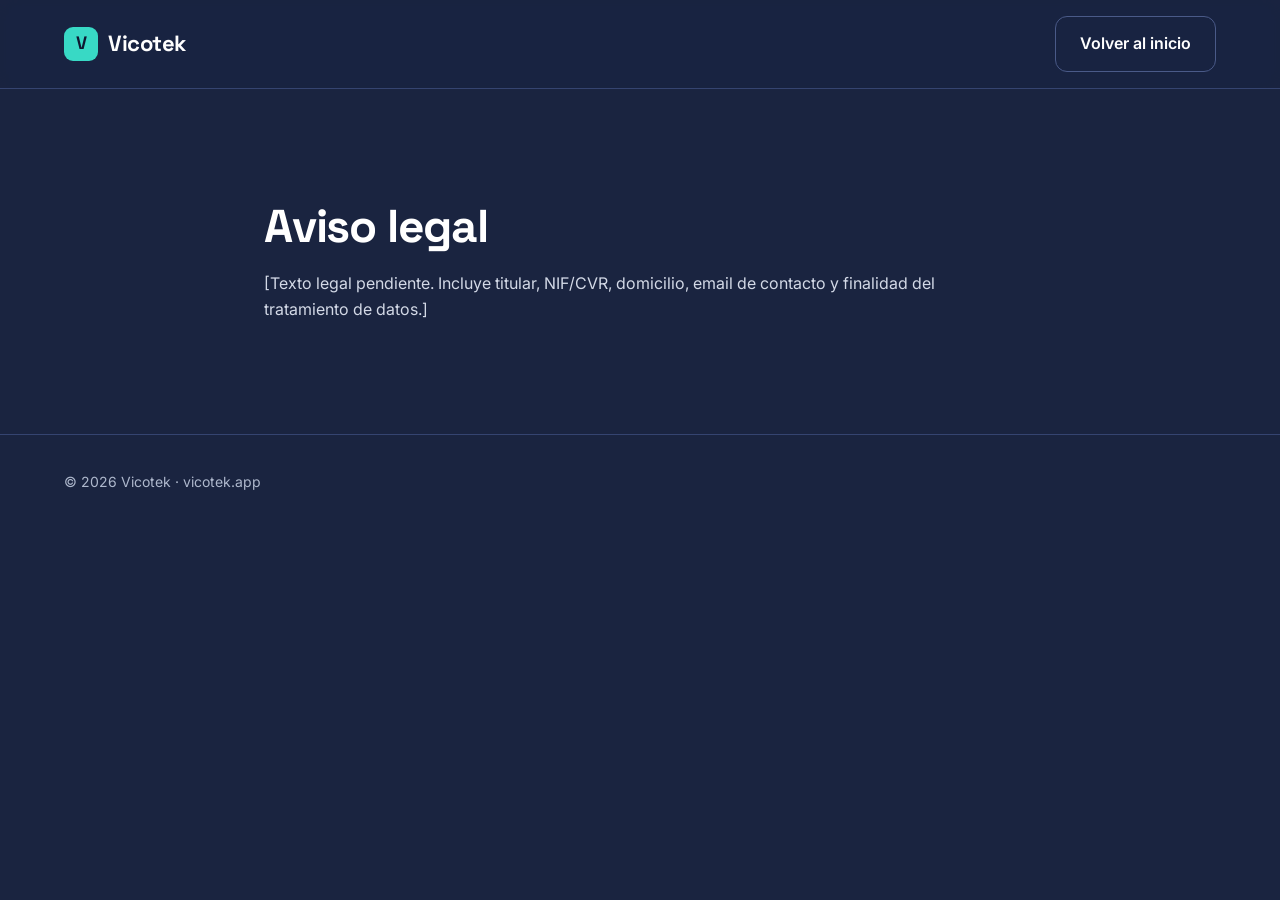
<file: aviso-legal.html>
<!doctype html>
<html lang="es">
<head>
  <meta charset="utf-8">
  <meta name="viewport" content="width=device-width, initial-scale=1">
  <title>Aviso legal — Vicotek</title>
  <meta name="robots" content="noindex">
  <link rel="icon" href="assets/favicon.svg" type="image/svg+xml">
  <link href="https://fonts.googleapis.com/css2?family=Inter:wght@400;500;600&family=Space+Grotesk:wght@600;700&display=swap" rel="stylesheet">
  <link rel="stylesheet" href="assets/styles.css">
</head>
<body data-lang="es">
<header class="header"><nav class="nav" aria-label="Principal"><a href="./" class="logo"><span class="logo__mark">V</span>Vicotek</a><a class="btn btn--ghost" href="./">Volver al inicio</a></nav></header>
<main class="section"><div class="container" style="max-width:800px;display:flex;flex-direction:column;gap:20px">
  <h1 class="h2">Aviso legal</h1>
  <p>[Texto legal pendiente. Incluye titular, NIF/CVR, domicilio, email de contacto y finalidad del tratamiento de datos.]</p>
</div></main>
<footer class="footer"><div class="footer__inner"><span>© 2026 Vicotek · vicotek.app</span></div></footer>
</body>
</html>
</file>
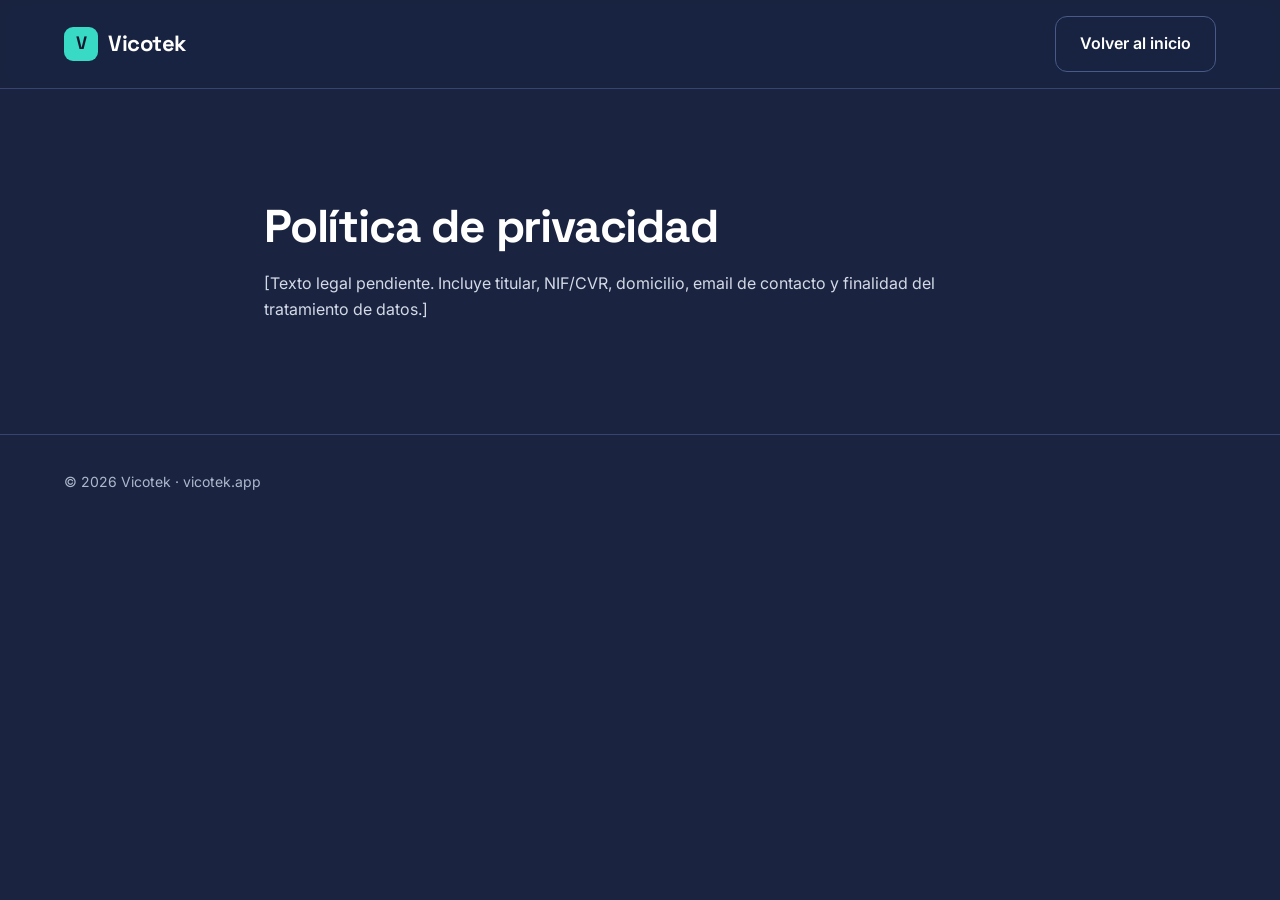
<file: privacidad.html>
<!doctype html>
<html lang="es">
<head>
  <meta charset="utf-8">
  <meta name="viewport" content="width=device-width, initial-scale=1">
  <title>Política de privacidad — Vicotek</title>
  <meta name="robots" content="noindex">
  <link rel="icon" href="assets/favicon.svg" type="image/svg+xml">
  <link href="https://fonts.googleapis.com/css2?family=Inter:wght@400;500;600&family=Space+Grotesk:wght@600;700&display=swap" rel="stylesheet">
  <link rel="stylesheet" href="assets/styles.css">
</head>
<body data-lang="es">
<header class="header"><nav class="nav" aria-label="Principal"><a href="./" class="logo"><span class="logo__mark">V</span>Vicotek</a><a class="btn btn--ghost" href="./">Volver al inicio</a></nav></header>
<main class="section"><div class="container" style="max-width:800px;display:flex;flex-direction:column;gap:20px">
  <h1 class="h2">Política de privacidad</h1>
  <p>[Texto legal pendiente. Incluye titular, NIF/CVR, domicilio, email de contacto y finalidad del tratamiento de datos.]</p>
</div></main>
<footer class="footer"><div class="footer__inner"><span>© 2026 Vicotek · vicotek.app</span></div></footer>
</body>
</html>
</file>
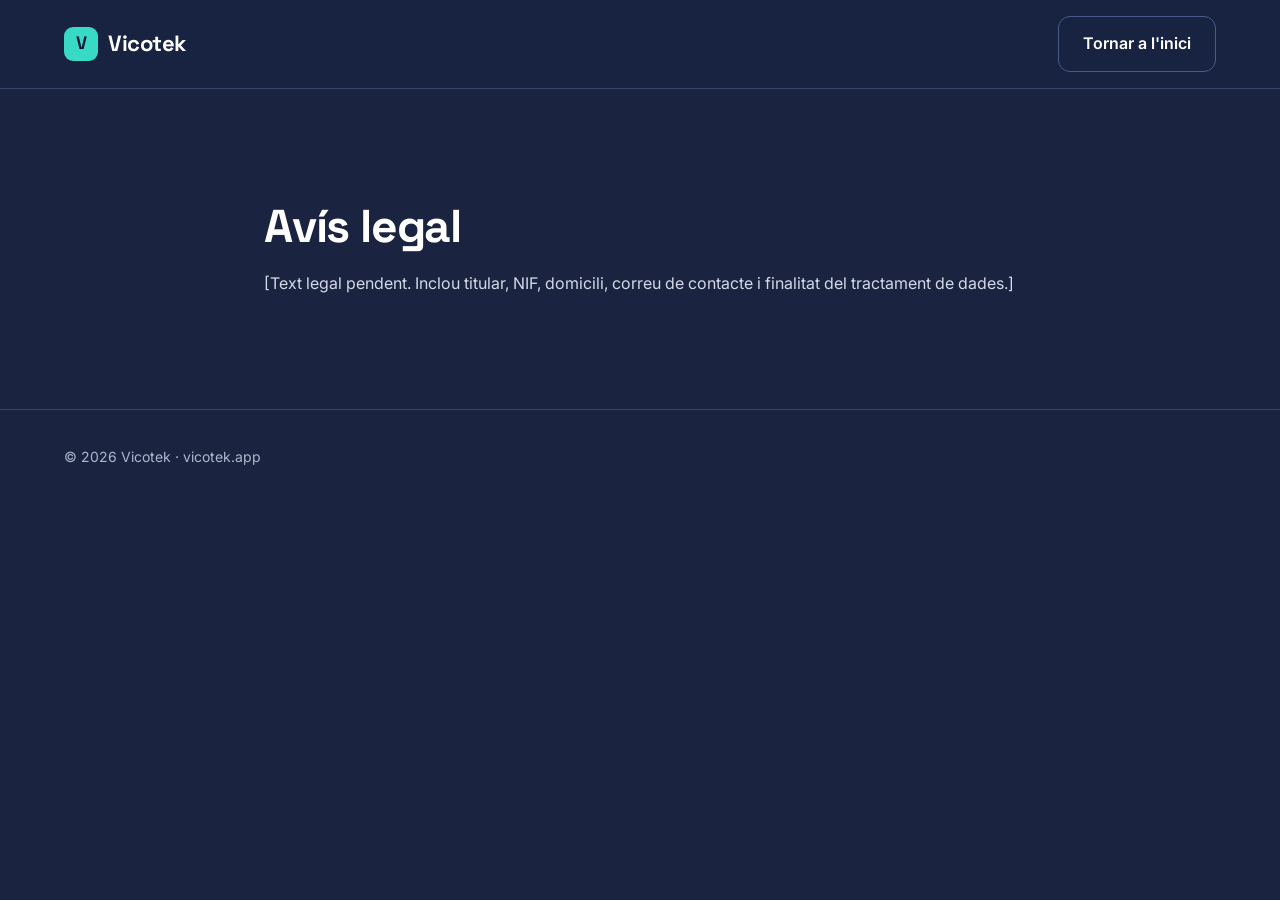
<file: ca/aviso-legal.html>
<!doctype html>
<html lang="ca">
<head>
  <meta charset="utf-8">
  <meta name="viewport" content="width=device-width, initial-scale=1">
  <title>Avís legal — Vicotek</title>
  <meta name="robots" content="noindex">
  <link rel="icon" href="../assets/favicon.svg" type="image/svg+xml">
  <link href="https://fonts.googleapis.com/css2?family=Inter:wght@400;500;600&family=Space+Grotesk:wght@600;700&display=swap" rel="stylesheet">
  <link rel="stylesheet" href="../assets/styles.css">
</head>
<body data-lang="ca">
<header class="header"><nav class="nav" aria-label="Principal"><a href="./" class="logo"><span class="logo__mark">V</span>Vicotek</a><a class="btn btn--ghost" href="./">Tornar a l&#x27;inici</a></nav></header>
<main class="section"><div class="container" style="max-width:800px;display:flex;flex-direction:column;gap:20px">
  <h1 class="h2">Avís legal</h1>
  <p>[Text legal pendent. Inclou titular, NIF, domicili, correu de contacte i finalitat del tractament de dades.]</p>
</div></main>
<footer class="footer"><div class="footer__inner"><span>© 2026 Vicotek · vicotek.app</span></div></footer>
</body>
</html>
</file>
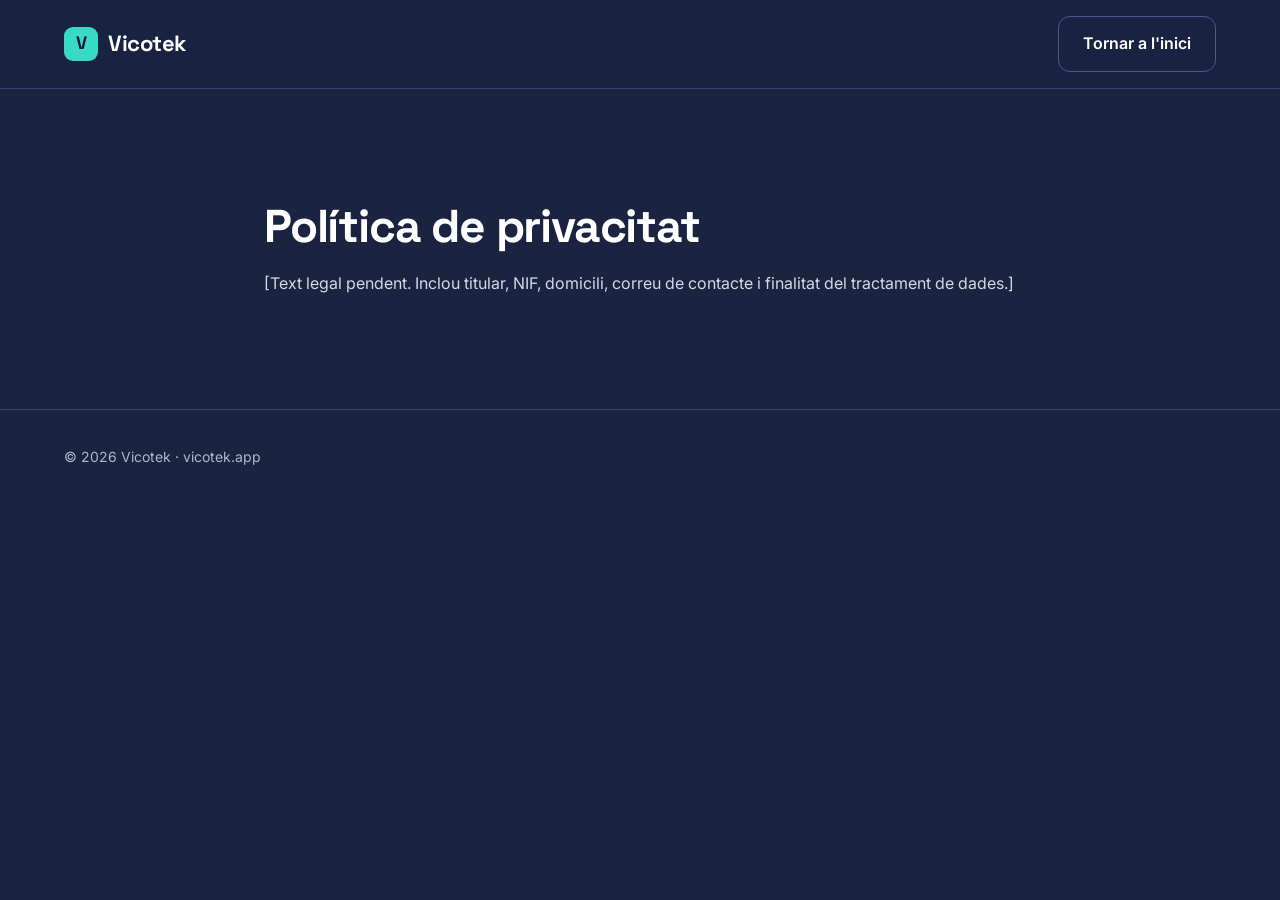
<file: ca/privacidad.html>
<!doctype html>
<html lang="ca">
<head>
  <meta charset="utf-8">
  <meta name="viewport" content="width=device-width, initial-scale=1">
  <title>Política de privacitat — Vicotek</title>
  <meta name="robots" content="noindex">
  <link rel="icon" href="../assets/favicon.svg" type="image/svg+xml">
  <link href="https://fonts.googleapis.com/css2?family=Inter:wght@400;500;600&family=Space+Grotesk:wght@600;700&display=swap" rel="stylesheet">
  <link rel="stylesheet" href="../assets/styles.css">
</head>
<body data-lang="ca">
<header class="header"><nav class="nav" aria-label="Principal"><a href="./" class="logo"><span class="logo__mark">V</span>Vicotek</a><a class="btn btn--ghost" href="./">Tornar a l&#x27;inici</a></nav></header>
<main class="section"><div class="container" style="max-width:800px;display:flex;flex-direction:column;gap:20px">
  <h1 class="h2">Política de privacitat</h1>
  <p>[Text legal pendent. Inclou titular, NIF, domicili, correu de contacte i finalitat del tractament de dades.]</p>
</div></main>
<footer class="footer"><div class="footer__inner"><span>© 2026 Vicotek · vicotek.app</span></div></footer>
</body>
</html>
</file>
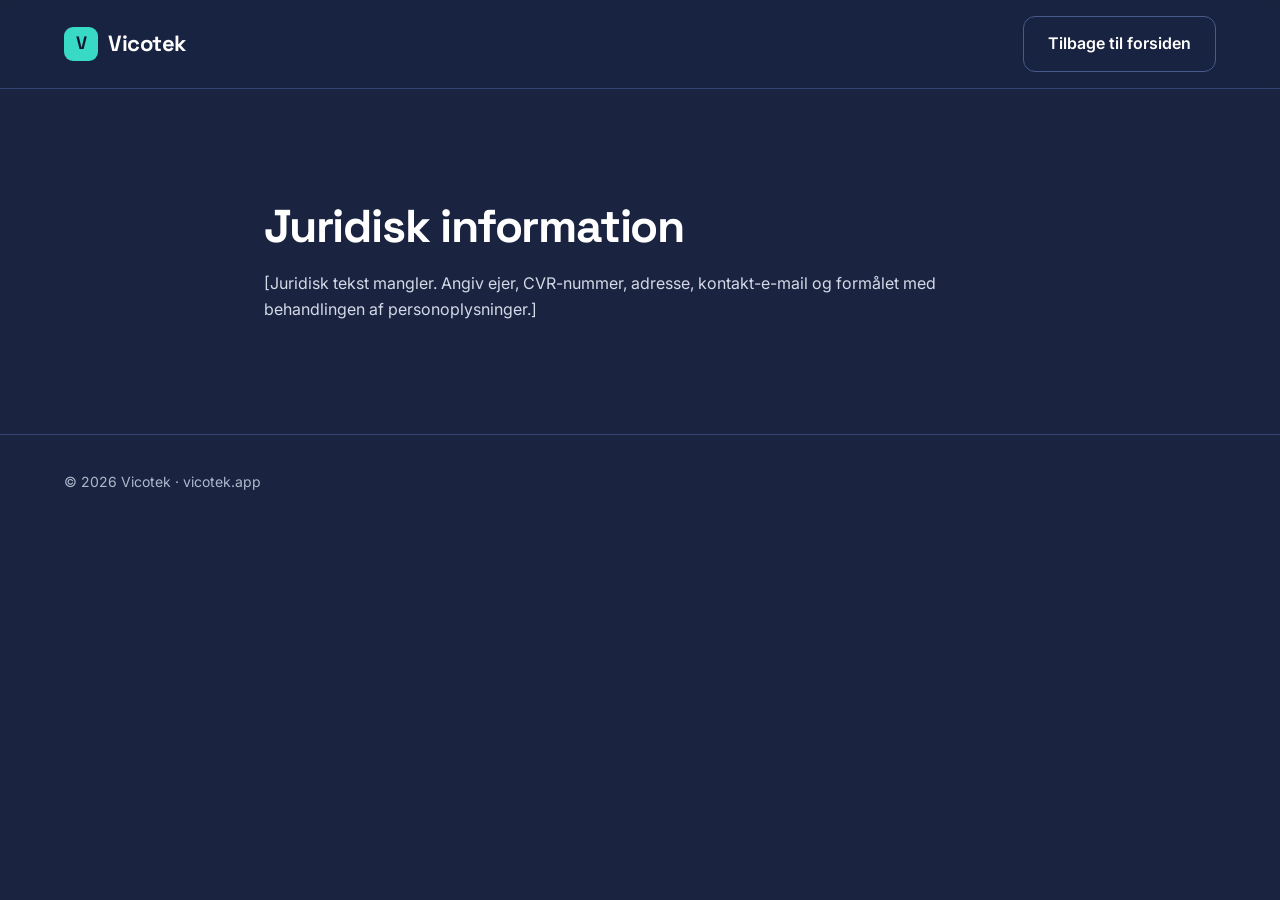
<file: da/aviso-legal.html>
<!doctype html>
<html lang="da">
<head>
  <meta charset="utf-8">
  <meta name="viewport" content="width=device-width, initial-scale=1">
  <title>Juridisk information — Vicotek</title>
  <meta name="robots" content="noindex">
  <link rel="icon" href="../assets/favicon.svg" type="image/svg+xml">
  <link href="https://fonts.googleapis.com/css2?family=Inter:wght@400;500;600&family=Space+Grotesk:wght@600;700&display=swap" rel="stylesheet">
  <link rel="stylesheet" href="../assets/styles.css">
</head>
<body data-lang="da">
<header class="header"><nav class="nav" aria-label="Hovedmenu"><a href="./" class="logo"><span class="logo__mark">V</span>Vicotek</a><a class="btn btn--ghost" href="./">Tilbage til forsiden</a></nav></header>
<main class="section"><div class="container" style="max-width:800px;display:flex;flex-direction:column;gap:20px">
  <h1 class="h2">Juridisk information</h1>
  <p>[Juridisk tekst mangler. Angiv ejer, CVR-nummer, adresse, kontakt-e-mail og formålet med behandlingen af personoplysninger.]</p>
</div></main>
<footer class="footer"><div class="footer__inner"><span>© 2026 Vicotek · vicotek.app</span></div></footer>
</body>
</html>
</file>
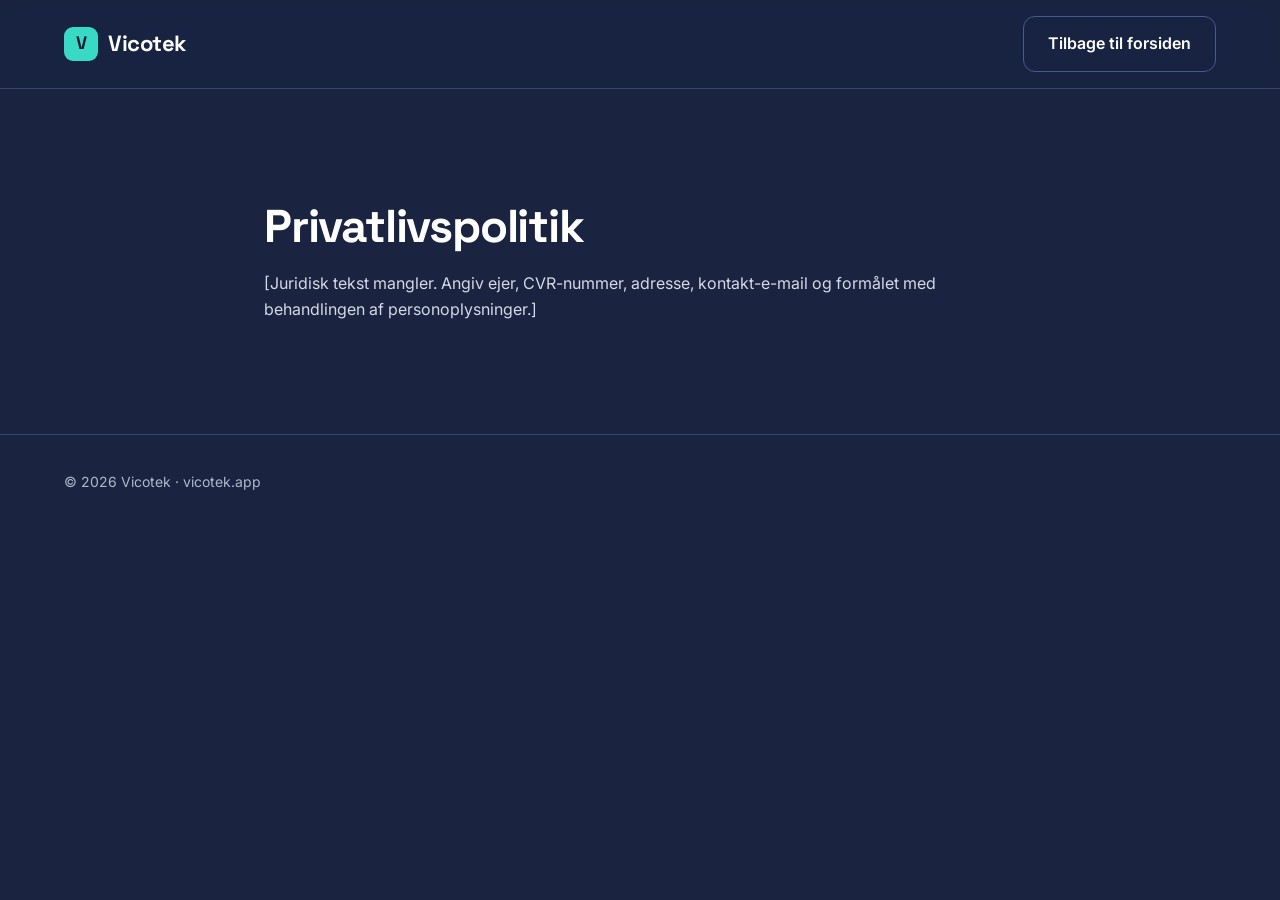
<file: da/privacidad.html>
<!doctype html>
<html lang="da">
<head>
  <meta charset="utf-8">
  <meta name="viewport" content="width=device-width, initial-scale=1">
  <title>Privatlivspolitik — Vicotek</title>
  <meta name="robots" content="noindex">
  <link rel="icon" href="../assets/favicon.svg" type="image/svg+xml">
  <link href="https://fonts.googleapis.com/css2?family=Inter:wght@400;500;600&family=Space+Grotesk:wght@600;700&display=swap" rel="stylesheet">
  <link rel="stylesheet" href="../assets/styles.css">
</head>
<body data-lang="da">
<header class="header"><nav class="nav" aria-label="Hovedmenu"><a href="./" class="logo"><span class="logo__mark">V</span>Vicotek</a><a class="btn btn--ghost" href="./">Tilbage til forsiden</a></nav></header>
<main class="section"><div class="container" style="max-width:800px;display:flex;flex-direction:column;gap:20px">
  <h1 class="h2">Privatlivspolitik</h1>
  <p>[Juridisk tekst mangler. Angiv ejer, CVR-nummer, adresse, kontakt-e-mail og formålet med behandlingen af personoplysninger.]</p>
</div></main>
<footer class="footer"><div class="footer__inner"><span>© 2026 Vicotek · vicotek.app</span></div></footer>
</body>
</html>
</file>
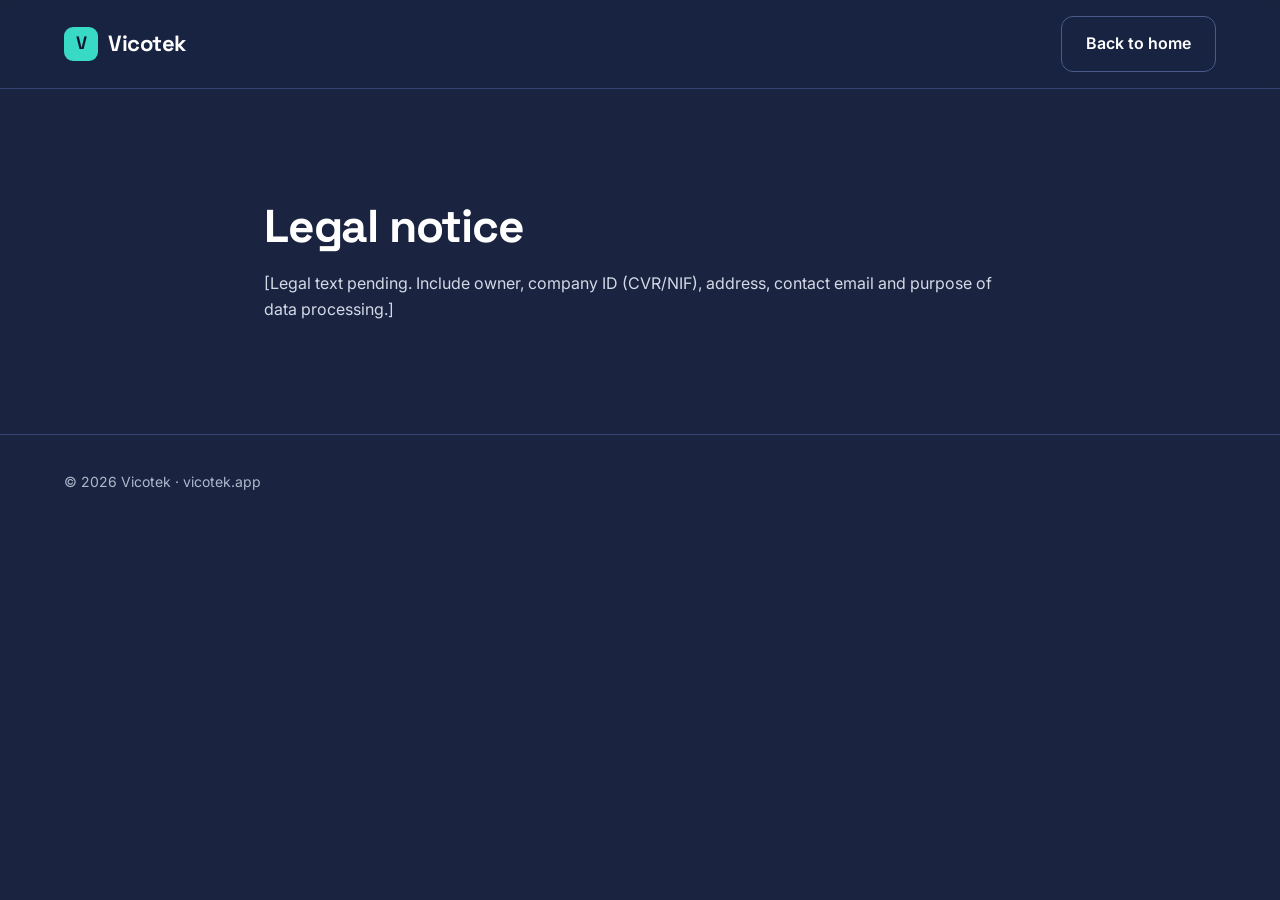
<file: en/aviso-legal.html>
<!doctype html>
<html lang="en">
<head>
  <meta charset="utf-8">
  <meta name="viewport" content="width=device-width, initial-scale=1">
  <title>Legal notice — Vicotek</title>
  <meta name="robots" content="noindex">
  <link rel="icon" href="../assets/favicon.svg" type="image/svg+xml">
  <link href="https://fonts.googleapis.com/css2?family=Inter:wght@400;500;600&family=Space+Grotesk:wght@600;700&display=swap" rel="stylesheet">
  <link rel="stylesheet" href="../assets/styles.css">
</head>
<body data-lang="en">
<header class="header"><nav class="nav" aria-label="Main"><a href="./" class="logo"><span class="logo__mark">V</span>Vicotek</a><a class="btn btn--ghost" href="./">Back to home</a></nav></header>
<main class="section"><div class="container" style="max-width:800px;display:flex;flex-direction:column;gap:20px">
  <h1 class="h2">Legal notice</h1>
  <p>[Legal text pending. Include owner, company ID (CVR/NIF), address, contact email and purpose of data processing.]</p>
</div></main>
<footer class="footer"><div class="footer__inner"><span>© 2026 Vicotek · vicotek.app</span></div></footer>
</body>
</html>
</file>
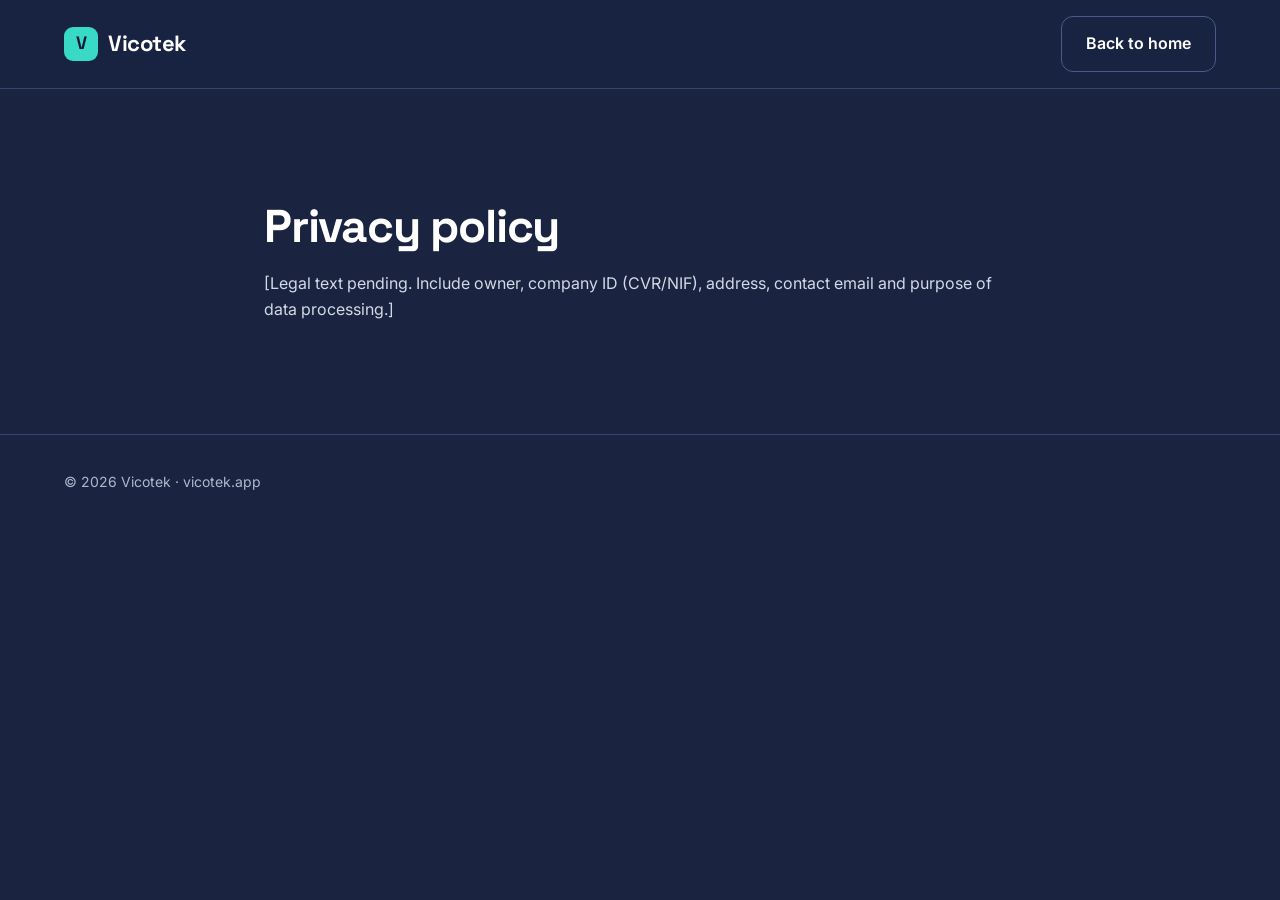
<file: en/privacidad.html>
<!doctype html>
<html lang="en">
<head>
  <meta charset="utf-8">
  <meta name="viewport" content="width=device-width, initial-scale=1">
  <title>Privacy policy — Vicotek</title>
  <meta name="robots" content="noindex">
  <link rel="icon" href="../assets/favicon.svg" type="image/svg+xml">
  <link href="https://fonts.googleapis.com/css2?family=Inter:wght@400;500;600&family=Space+Grotesk:wght@600;700&display=swap" rel="stylesheet">
  <link rel="stylesheet" href="../assets/styles.css">
</head>
<body data-lang="en">
<header class="header"><nav class="nav" aria-label="Main"><a href="./" class="logo"><span class="logo__mark">V</span>Vicotek</a><a class="btn btn--ghost" href="./">Back to home</a></nav></header>
<main class="section"><div class="container" style="max-width:800px;display:flex;flex-direction:column;gap:20px">
  <h1 class="h2">Privacy policy</h1>
  <p>[Legal text pending. Include owner, company ID (CVR/NIF), address, contact email and purpose of data processing.]</p>
</div></main>
<footer class="footer"><div class="footer__inner"><span>© 2026 Vicotek · vicotek.app</span></div></footer>
</body>
</html>
</file>
<file: assets/styles.css>
/* ==========================================================
   Vicotek — estilos
   Cambia los colores de marca aquí (variables :root)
   ========================================================== */
:root {
  --bg: #1A2440;          /* fondo principal (más claro que la v1) */
  --bg-alt: #212C4B;      /* secciones alternas */
  --surface: #26335A;     /* tarjetas */
  --surface-2: #1D2745;   /* tarjetas internas */
  --border: #354470;
  --chip: #2E3C66;

  --text: #FFFFFF;
  --text-2: #D3D9E6;
  --muted: #AEB8CC;

  --accent: #38D9C5;      /* color de marca */
  --accent-soft: rgba(56, 217, 197, 0.16);
  --on-accent: #0F1730;

  --font-body: "Inter", system-ui, -apple-system, "Segoe UI", sans-serif;
  --font-head: "Space Grotesk", "Inter", system-ui, sans-serif;

  --radius: 18px;
  --max: 1200px;
}

*, *::before, *::after { box-sizing: border-box; }
html { scroll-behavior: smooth; scroll-padding-top: 84px; }
body {
  margin: 0;
  font-family: var(--font-body);
  color: var(--text-2);
  background: var(--bg);
  line-height: 1.6;
  -webkit-font-smoothing: antialiased;
}
img { max-width: 100%; display: block; }
a { color: inherit; text-decoration: none; }
h1, h2, h3 { font-family: var(--font-head); color: var(--text); margin: 0; line-height: 1.1; }
p { margin: 0; }

.container { max-width: var(--max); margin: 0 auto; padding: 0 24px; }
.section { padding: 112px 0; }
.section--alt { background: var(--bg-alt); border-top: 1px solid var(--border); border-bottom: 1px solid var(--border); }

.eyebrow {
  display: inline-block;
  font-size: 13px; font-weight: 600; letter-spacing: 1.5px; text-transform: uppercase;
  color: var(--accent);
}
.h2 { font-size: clamp(32px, 4.2vw, 46px); letter-spacing: -1.2px; }
.lead { font-size: 18px; color: var(--text-2); }
.section-head { display: flex; flex-direction: column; gap: 16px; max-width: 720px; margin-bottom: 56px; }

/* Buttons */
.btn {
  display: inline-flex; align-items: center; justify-content: center;
  min-height: 48px; padding: 14px 24px; border-radius: 12px;
  font-weight: 600; font-size: 16px; transition: transform .15s ease, background .15s ease, border-color .15s ease;
}
.btn:hover { transform: translateY(-1px); }
.btn--primary { background: var(--accent); color: var(--on-accent); }
.btn--ghost { border: 1px solid #4A5A88; color: var(--text); }
.btn--ghost:hover { border-color: var(--accent); }
.btn--dark { background: var(--on-accent); color: #fff; }
.btn--outline-dark { border: 2px solid var(--on-accent); color: var(--on-accent); }
.btn:focus-visible, a:focus-visible, button:focus-visible { outline: 3px solid var(--accent); outline-offset: 3px; }

/* Header */
.header {
  position: sticky; top: 0; z-index: 50;
  background: rgba(26, 36, 64, 0.88);
  backdrop-filter: saturate(1.4) blur(10px);
  -webkit-backdrop-filter: saturate(1.4) blur(10px);
  border-bottom: 1px solid var(--border);
}
.nav { display: flex; align-items: center; justify-content: space-between; gap: 16px; padding: 16px 24px; max-width: var(--max); margin: 0 auto; }
.logo { display: flex; align-items: center; gap: 10px; font-family: var(--font-head); font-weight: 700; font-size: 22px; color: var(--text); letter-spacing: -0.5px; }
.logo__mark { width: 34px; height: 34px; border-radius: 9px; background: var(--accent); color: var(--on-accent); display: grid; place-items: center; font-size: 18px; }
.nav__links { display: flex; align-items: center; gap: 28px; font-size: 15px; }
.nav__links a:not(.btn) { color: var(--text-2); }
.nav__links a:not(.btn):hover { color: var(--text); }
.nav__toggle { display: none; background: none; border: 1px solid var(--border); border-radius: 10px; width: 44px; height: 44px; color: var(--text); cursor: pointer; }

/* Hero */
.hero { padding: 96px 0 88px; }
.hero__grid { display: flex; flex-wrap: wrap; gap: 56px; align-items: center; }
.hero__copy { flex: 1 1 520px; min-width: 0; display: flex; flex-direction: column; gap: 28px; }
.pill { align-self: flex-start; font-size: 13px; font-weight: 600; letter-spacing: 1.5px; text-transform: uppercase; color: var(--accent); border: 1px solid var(--border); border-radius: 999px; padding: 8px 14px; }
.hero h1 { font-size: clamp(40px, 6vw, 64px); letter-spacing: -2px; line-height: 1.03; }
.hero h1 span { color: var(--accent); }
.hero .lead { font-size: 19px; max-width: 560px; }
.actions { display: flex; flex-wrap: wrap; gap: 14px; }

.flow { flex: 1 1 400px; min-width: 0; background: var(--surface); border: 1px solid var(--border); border-radius: 20px; padding: 28px; box-shadow: 0 30px 60px -30px rgba(5, 10, 25, .6); }
.flow__head { display: flex; justify-content: space-between; align-items: center; margin-bottom: 22px; }
.flow__title { font-family: var(--font-head); font-weight: 600; color: var(--text); }
.live { display: inline-flex; align-items: center; gap: 8px; font-size: 13px; color: var(--muted); }
.live__dot { width: 8px; height: 8px; border-radius: 50%; background: var(--accent); animation: pulse 1.8s infinite; }
@keyframes pulse { 0%,100% { box-shadow: 0 0 0 0 var(--accent-soft); } 50% { box-shadow: 0 0 0 6px var(--accent-soft); } }
.flow__list { list-style: none; margin: 0; padding: 0; }
.flow__step { display: flex; gap: 16px; }
.flow__rail { display: flex; flex-direction: column; align-items: center; width: 40px; flex-shrink: 0; }
.flow__num { width: 40px; height: 40px; border-radius: 10px; background: var(--accent-soft); color: var(--accent); display: grid; place-items: center; font-family: var(--font-head); font-weight: 700; font-size: 15px; }
.flow__line { width: 2px; flex: 1; min-height: 18px; background: var(--border); }
.flow__step:last-child .flow__line { display: none; }
.flow__text { padding-bottom: 18px; display: flex; flex-direction: column; gap: 2px; }
.flow__text strong { color: var(--text); font-size: 15px; }
.flow__text span { font-size: 14px; color: var(--muted); }

/* Logo strip */
.strip { background: var(--bg-alt); border-top: 1px solid var(--border); border-bottom: 1px solid var(--border); }
.strip__inner { display: flex; flex-wrap: wrap; align-items: center; justify-content: space-between; gap: 28px; padding: 36px 24px; max-width: var(--max); margin: 0 auto; }
.strip__label { font-size: 13px; font-weight: 600; letter-spacing: 1.5px; text-transform: uppercase; color: var(--muted); }
.strip__logos { display: flex; flex-wrap: wrap; gap: 14px 40px; font-family: var(--font-head); font-weight: 600; font-size: 20px; color: var(--text-2); }

/* Cards */
.grid { display: grid; gap: 20px; grid-template-columns: repeat(auto-fit, minmax(260px, 1fr)); }
.card { background: var(--surface); border: 1px solid var(--border); border-radius: var(--radius); padding: 30px; display: flex; flex-direction: column; gap: 14px; transition: border-color .2s ease, transform .2s ease; }
.card:hover { border-color: var(--accent); transform: translateY(-2px); }
.card__icon { width: 48px; height: 48px; border-radius: 12px; background: var(--accent-soft); color: var(--accent); display: grid; place-items: center; font-family: var(--font-head); font-weight: 700; font-size: 15px; }
.card h3 { font-size: 22px; }
.card p { font-size: 15px; color: var(--muted); }

/* Cases */
.cases__head { display: flex; flex-wrap: wrap; justify-content: space-between; align-items: flex-end; gap: 24px; margin-bottom: 48px; }
.cases__head p { max-width: 380px; color: var(--muted); }
.case { background: var(--surface); border: 1px solid var(--border); border-radius: 22px; padding: 40px; display: flex; flex-direction: column; gap: 16px; }
.case--wide { flex-direction: row; flex-wrap: wrap; gap: 40px; margin-bottom: 20px; }
.case__copy { flex: 1 1 380px; min-width: 0; display: flex; flex-direction: column; gap: 18px; }
.case__tag { font-size: 13px; font-weight: 600; color: var(--muted); letter-spacing: 1px; text-transform: uppercase; }
.case h3 { font-size: clamp(26px, 3vw, 34px); letter-spacing: -0.8px; }
.case p { font-size: 16px; }
.chips { display: flex; flex-wrap: wrap; gap: 10px; }
.chip { font-size: 13px; padding: 8px 12px; border-radius: 8px; background: var(--chip); color: var(--text-2); }
.stats { display: flex; gap: 40px; padding-top: 6px; }
.stat { display: flex; flex-direction: column; gap: 2px; }
.stat strong { font-family: var(--font-head); font-size: 32px; color: var(--accent); }
.stat span { font-size: 13px; color: var(--muted); }
.cases__grid { display: grid; gap: 20px; grid-template-columns: repeat(auto-fit, minmax(320px, 1fr)); }

.eco { flex: 1 1 420px; min-width: 0; display: grid; grid-template-columns: repeat(3, minmax(0, 1fr)); gap: 14px; align-content: center; }
.eco__brand { background: var(--surface-2); border: 1px solid var(--border); border-radius: 14px; padding: 18px 10px; text-align: center; font-family: var(--font-head); font-weight: 600; color: var(--text); }
.eco__brand small { display: block; font-family: var(--font-body); font-weight: 500; font-size: 13px; color: var(--muted); }
.eco__links { grid-column: 1 / -1; display: flex; justify-content: space-around; }
.eco__links i { width: 2px; height: 28px; background: var(--border); }
.eco__core { grid-column: 1 / -1; background: var(--accent-soft); border: 1px solid var(--accent); border-radius: 14px; padding: 18px; text-align: center; }
.eco__core strong { display: block; font-family: var(--font-head); font-size: 17px; color: var(--text); }
.eco__core span { font-size: 13px; color: var(--text-2); }

/* Integrations */
.split { display: flex; flex-wrap: wrap; gap: 56px; align-items: center; }
.split__copy { flex: 1 1 420px; min-width: 0; display: flex; flex-direction: column; gap: 16px; }
.tools { flex: 1 1 520px; min-width: 0; display: grid; gap: 12px; grid-template-columns: repeat(auto-fit, minmax(150px, 1fr)); }
.tool { background: var(--surface); border: 1px solid var(--border); border-radius: 14px; padding: 18px; }
.tool strong { display: block; color: var(--text); font-size: 15px; }
.tool span { font-size: 13px; color: var(--muted); }

/* Process */
.step { border-top: 2px solid var(--accent); padding-top: 24px; display: flex; flex-direction: column; gap: 12px; }
.step__n { font-family: var(--font-head); font-weight: 600; color: var(--accent); }
.step h3 { font-size: 24px; }
.step p { color: var(--muted); }

/* Team */
.team { display: flex; flex-wrap: wrap; gap: 48px; align-items: center; }
.team__photo { width: 220px; height: 220px; border-radius: 24px; object-fit: cover; background: var(--surface); border: 1px solid var(--border); flex-shrink: 0; display: grid; place-items: center; color: var(--muted); font-family: var(--font-head); font-size: 64px; font-weight: 700; }
.team__copy { flex: 1 1 480px; min-width: 0; display: flex; flex-direction: column; gap: 14px; }
.team__copy h2 { font-size: clamp(28px, 3.4vw, 38px); letter-spacing: -1px; }
.team__role { color: var(--text-2); }
.team__copy p { color: var(--muted); max-width: 620px; }
.team__social { display: flex; gap: 20px; }
.team__social a { color: var(--accent); font-weight: 600; }
.team__social a:hover { text-decoration: underline; }

/* CTA */
.cta { padding: 0 0 112px; }
.cta__box { background: var(--accent); border-radius: 28px; padding: 72px 48px; display: flex; flex-wrap: wrap; justify-content: space-between; align-items: center; gap: 32px; }
.cta__box h2 { color: var(--on-accent); font-size: clamp(30px, 4vw, 44px); letter-spacing: -1.2px; max-width: 640px; }
.cta__box p { color: #15233D; font-size: 18px; margin-top: 12px; }

/* Footer */
.footer { border-top: 1px solid var(--border); }
.footer__inner { display: flex; flex-wrap: wrap; justify-content: space-between; gap: 16px; padding: 36px 24px; max-width: var(--max); margin: 0 auto; font-size: 14px; color: var(--muted); }
.footer__links { display: flex; flex-wrap: wrap; gap: 24px; }
.footer__links a:hover { color: var(--text); }

/* Reveal on scroll */
.reveal { opacity: 0; transform: translateY(16px); transition: opacity .6s ease, transform .6s ease; }
.reveal.is-visible { opacity: 1; transform: none; }
@media (prefers-reduced-motion: reduce) {
  html { scroll-behavior: auto; }
  .reveal { opacity: 1; transform: none; transition: none; }
  .live__dot { animation: none; }
}

/* Mobile */
@media (max-width: 860px) {
  .nav__toggle { display: inline-grid; place-items: center; }
  .nav__links {
    display: none; position: absolute; top: 100%; left: 0; right: 0;
    flex-direction: column; align-items: stretch; gap: 4px;
    padding: 16px 24px 24px; background: var(--bg); border-bottom: 1px solid var(--border);
  }
  .nav__links.is-open { display: flex; }
  .nav__links a:not(.btn) { padding: 12px 0; }
  .section { padding: 80px 0; }
  .hero { padding: 64px 0; }
  .case { padding: 28px; }
  .cta__box { padding: 48px 28px; }
}

/* ==========================================================
   v2 — fotos, selector de idioma, sectores
   ========================================================== */
:root { --photo-sat: 0.9; }

/* Selector de idioma */
.lang { display: flex; gap: 2px; border: 1px solid var(--border); border-radius: 10px; padding: 3px; font-size: 13px; font-weight: 600; }
.lang a { padding: 7px 9px; border-radius: 7px; color: var(--muted) !important; line-height: 1; min-width: 32px; text-align: center; }
.lang a:hover { color: var(--text) !important; background: var(--surface-2); }
.lang a[aria-current="true"] { background: var(--chip); color: var(--text) !important; }

/* Contenedor de foto: si falta la imagen se ve un recuadro limpio con icono */
.ph { position: relative; overflow: hidden; background: var(--surface-2); }
.ph::before {
  content: ""; position: absolute; inset: 0; margin: auto; width: 36px; height: 36px; opacity: .45;
  background: no-repeat center / contain url("data:image/svg+xml,%3Csvg xmlns='http://www.w3.org/2000/svg' viewBox='0 0 24 24' fill='none' stroke='%23AEB8CC' stroke-width='1.6' stroke-linecap='round' stroke-linejoin='round'%3E%3Crect x='3' y='5' width='18' height='14' rx='2'/%3E%3Ccircle cx='12' cy='12' r='3.5'/%3E%3Cpath d='M8 5l1.5-2h5L16 5'/%3E%3C/svg%3E");
}
.ph img { position: relative; width: 100%; height: 100%; object-fit: cover; display: block; filter: saturate(var(--photo-sat)); }

/* Hero con foto */
.hero__media { flex: 1 1 460px; min-width: 0; position: relative; padding-bottom: 72px; }
.hero__photo { height: 440px; border-radius: 22px; }
.hero__photo img { object-position: center 40%; }
.flow-mini {
  position: absolute; left: -28px; bottom: 0; width: 300px; max-width: calc(100% - 8px);
  background: var(--surface); border: 1px solid var(--border); border-radius: 18px; padding: 20px;
  box-shadow: 0 24px 50px -20px rgba(5, 10, 25, .7); display: flex; flex-direction: column; gap: 12px;
}
.flow-mini ol { list-style: none; margin: 0; padding: 0; display: flex; flex-direction: column; gap: 12px; }
.flow-mini li { display: flex; gap: 10px; align-items: center; font-size: 14px; color: var(--text); }
.flow-mini .flow__num { width: 30px; height: 30px; border-radius: 8px; font-size: 12px; flex-shrink: 0; }

/* Sectores */
.sectors { display: grid; gap: 20px; grid-template-columns: repeat(auto-fit, minmax(300px, 1fr)); }
.sector { background: var(--surface); border: 1px solid var(--border); border-radius: 20px; overflow: hidden; display: flex; flex-direction: column; }
.sector .ph { height: 240px; }
.sector__body { padding: 26px; display: flex; flex-direction: column; gap: 10px; }
.sector h3 { font-size: 22px; }
.sector p { font-size: 15px; color: var(--muted); }

/* Casos con foto */
.case--photo { padding: 0; overflow: hidden; flex-direction: row; flex-wrap: wrap; gap: 0; margin-bottom: 20px; }
.case--photo > .ph { flex: 1 1 380px; min-height: 420px; }
.case--photo > .case__copy { padding: 44px; justify-content: center; flex: 1 1 460px; }
.case--card { padding: 0; overflow: hidden; gap: 0; }
.case--card > .ph { height: 220px; }
.case__body { padding: 30px; display: flex; flex-direction: column; gap: 14px; }

/* Equipo */
.team__img { width: 300px; height: 360px; border-radius: 24px; flex-shrink: 0; }
.team__img img { object-position: center 20%; filter: none; }

/* Detrás de escena */
.scenes { display: grid; gap: 16px; grid-template-columns: 2fr 1fr 1fr; grid-auto-rows: 200px; }
.scenes .ph { border-radius: 18px; }
.scenes .ph:nth-child(1) { grid-row: span 2; }
.scenes .ph:nth-child(4) { grid-column: span 2; }

@media (max-width: 860px) {
  .header .nav__links .lang { align-self: flex-start; margin: 8px 0; }
  .hero__photo { height: 320px; }
  .flow-mini { left: 12px; }
  .case--photo > .ph { min-height: 260px; }
  .case--photo > .case__copy { padding: 28px; }
  .team__img { width: 100%; max-width: 320px; }
  .scenes { grid-template-columns: 1fr 1fr; grid-auto-rows: 160px; }
  .scenes .ph:nth-child(1) { grid-row: auto; grid-column: span 2; }
}

/* Enlaces de la banda de ecosistemas */
.strip__logos a { color: var(--text-2); border-bottom: 1px solid transparent; transition: color .15s ease, border-color .15s ease; }
.strip__logos a:hover { color: var(--accent); border-bottom-color: var(--accent); }
</file>
